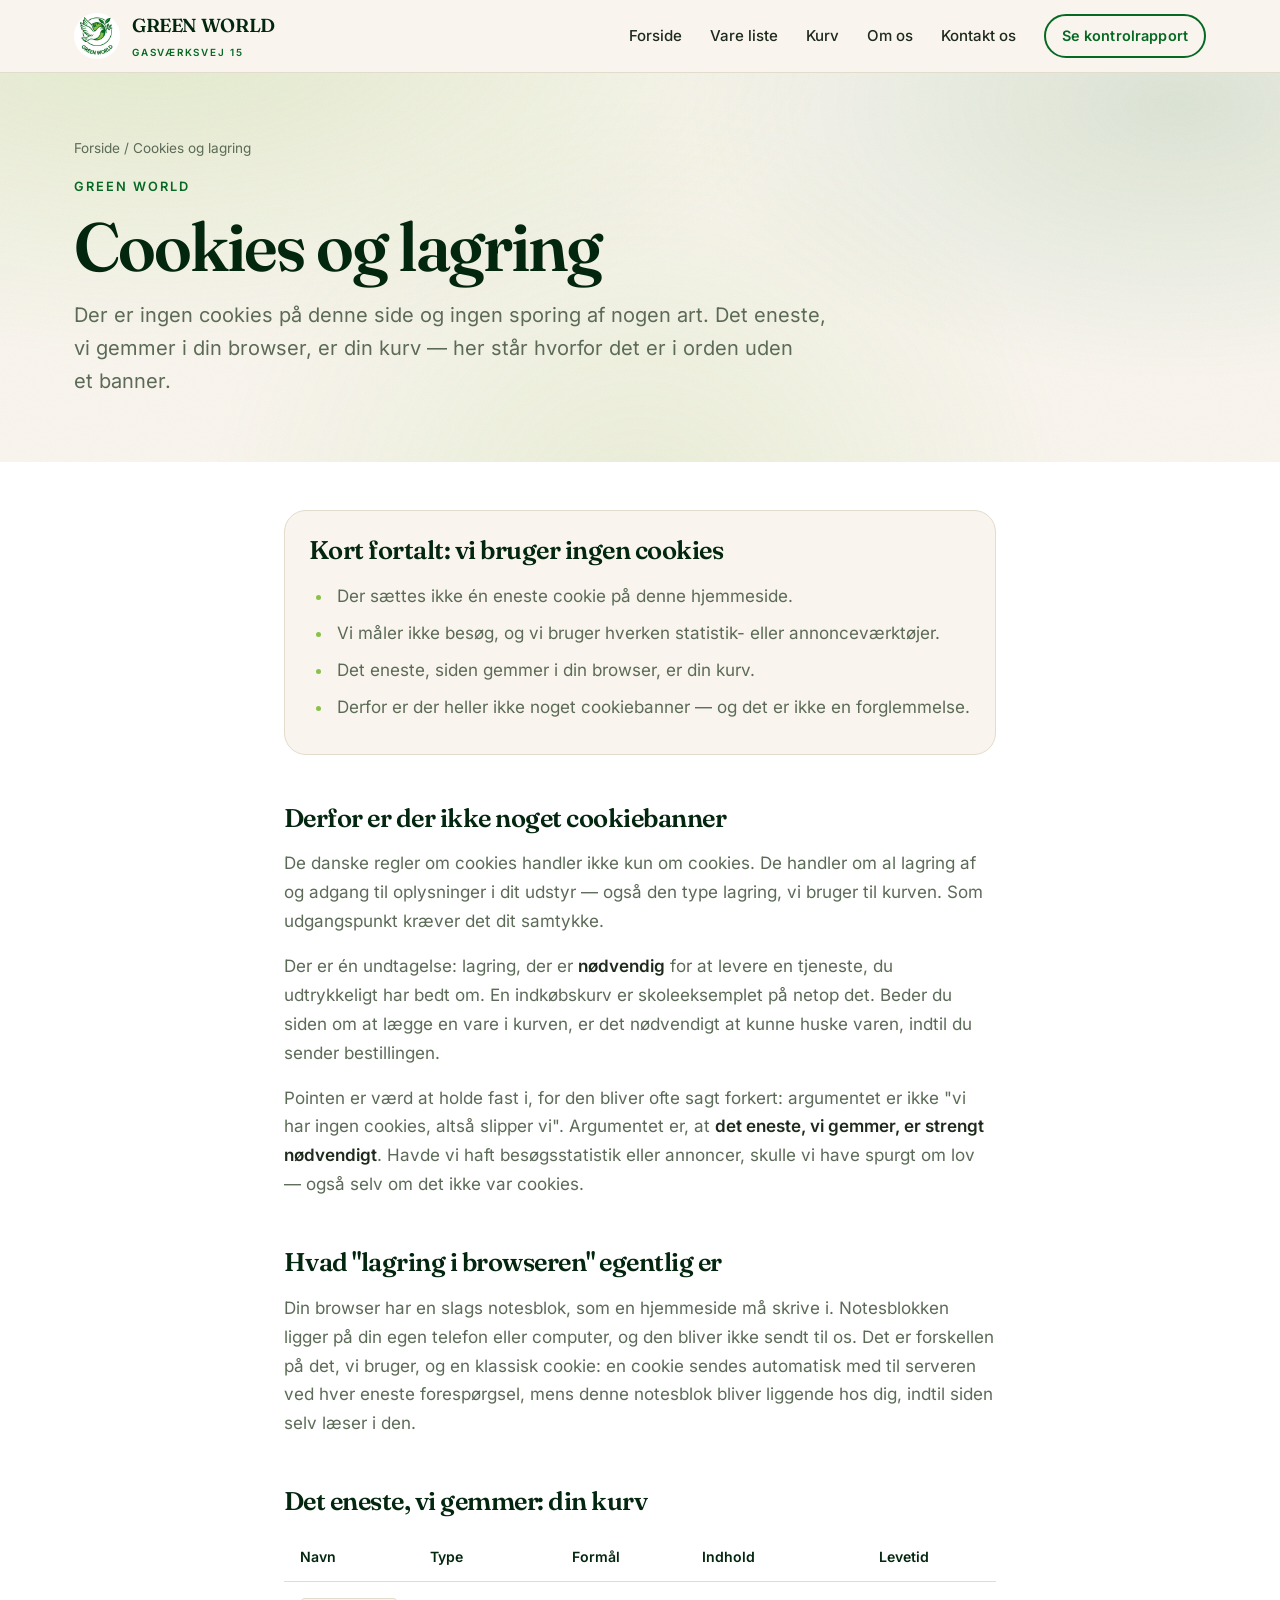
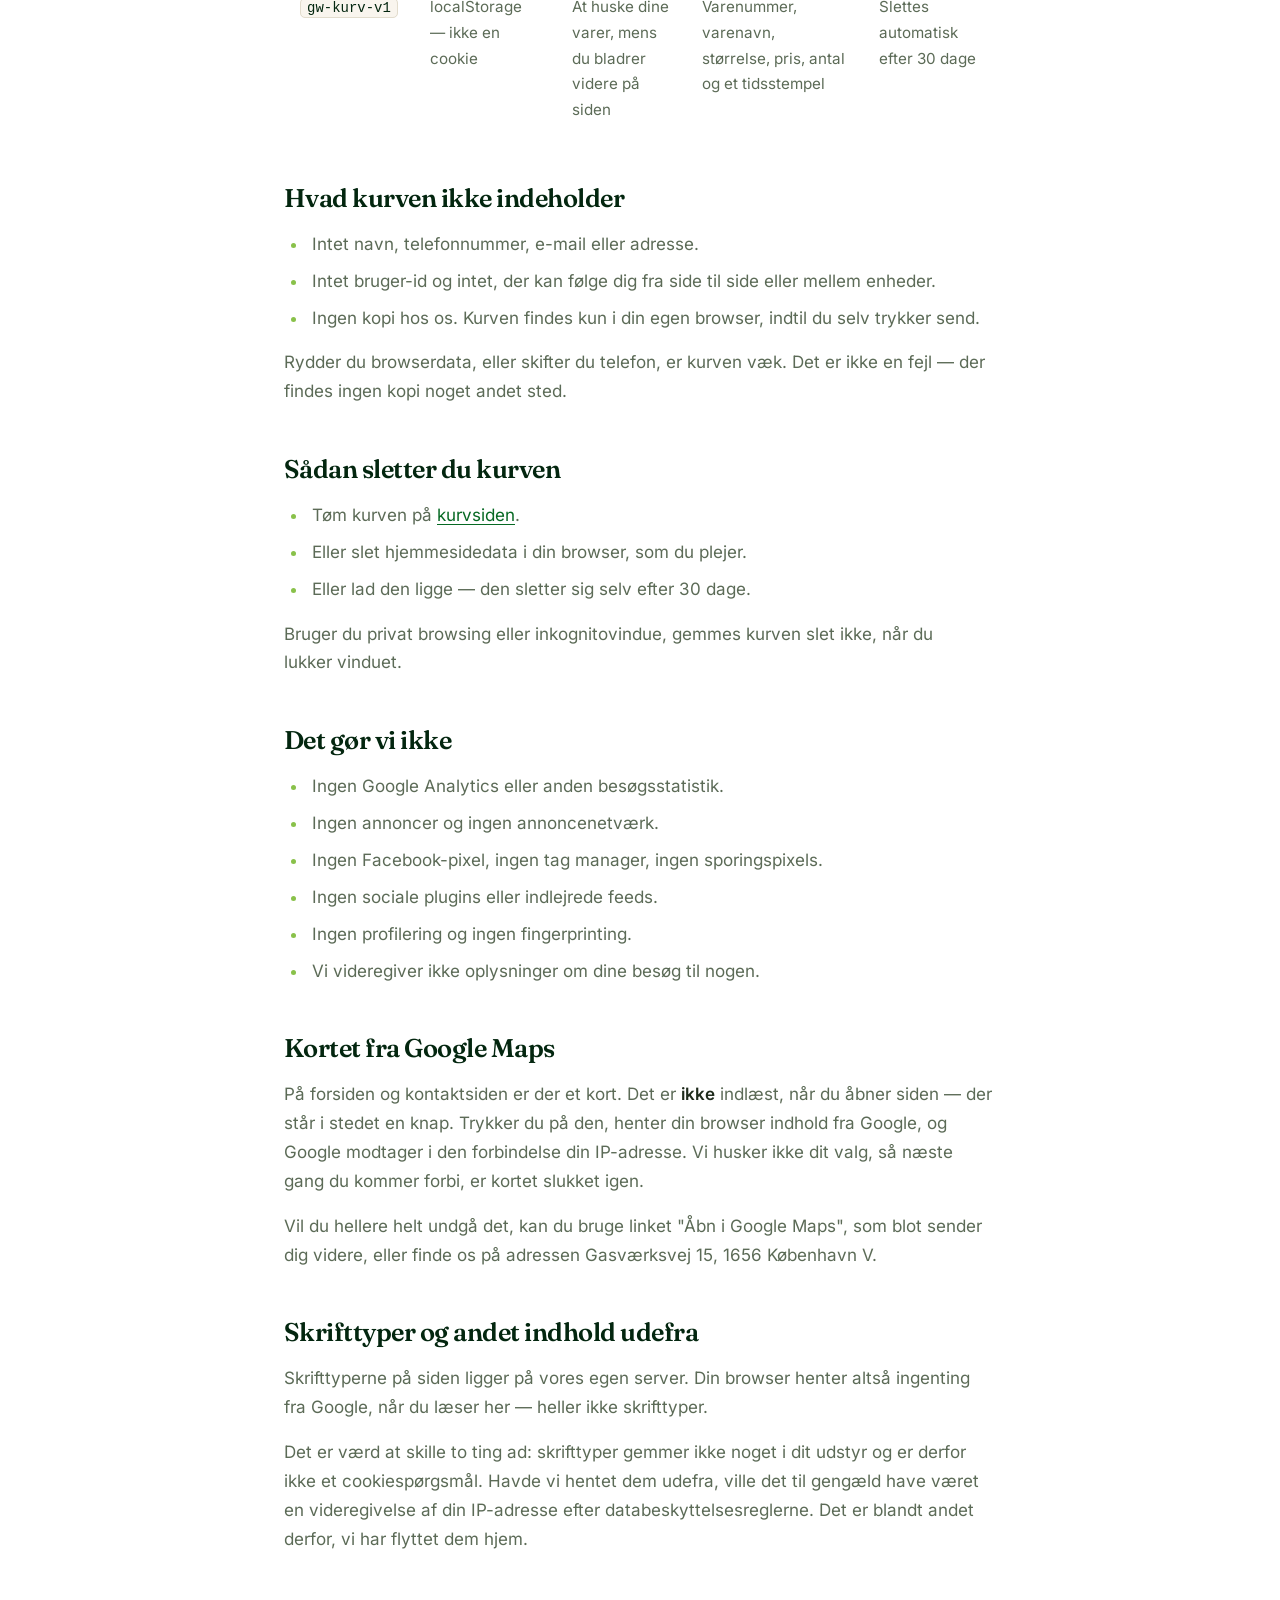
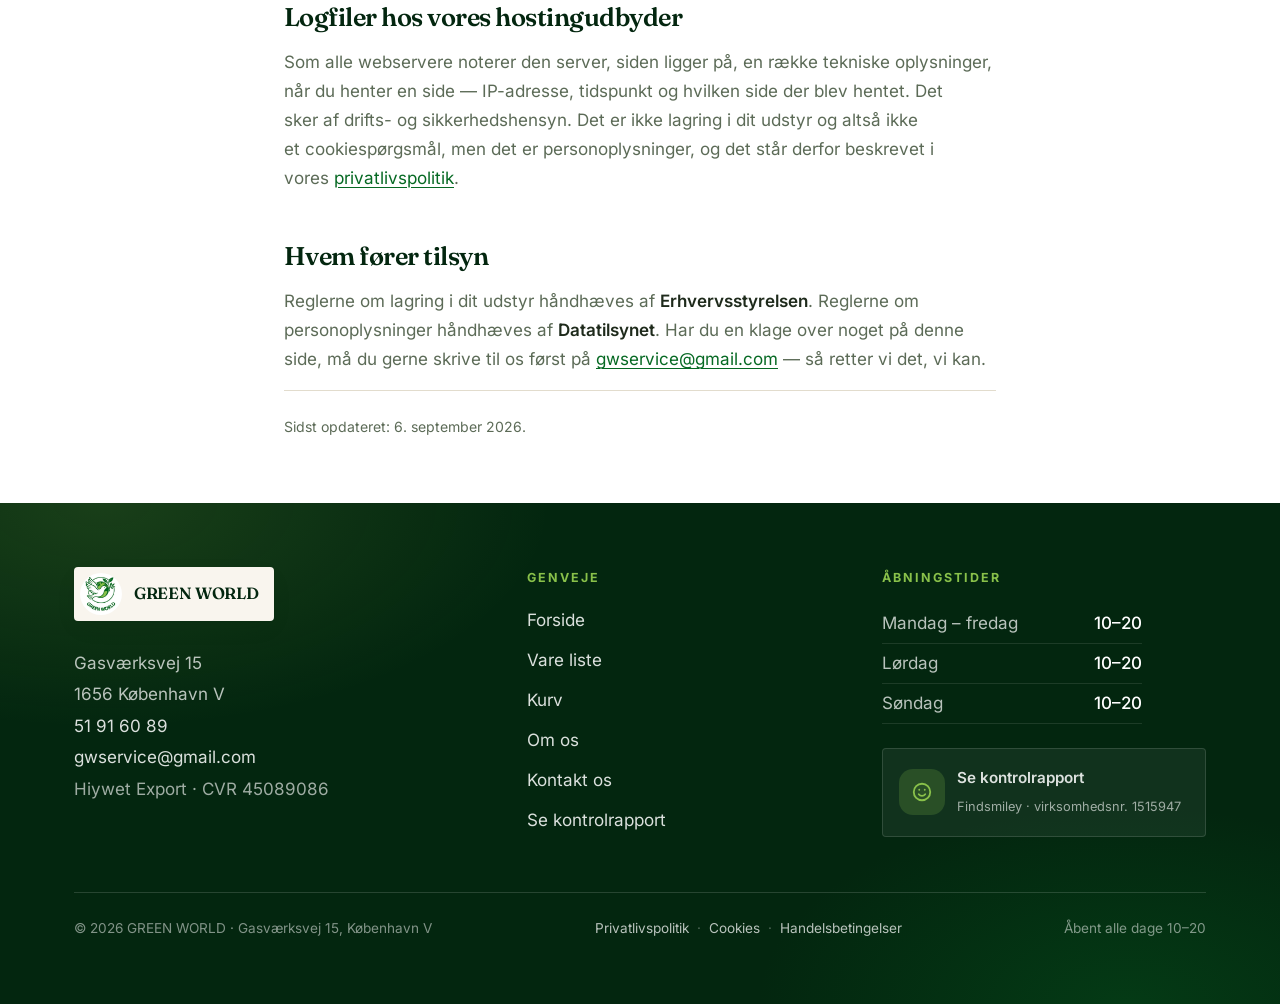
<file: cookies.html>
<!doctype html>
<html lang="da">
<head>
<meta charset="utf-8">
<meta name="viewport" content="width=device-width, initial-scale=1, viewport-fit=cover">
<meta name="theme-color" content="#066923">
<title>Cookies og lagring — GREEN WORLD</title>
<meta name="description" content="GREEN WORLD bruger ingen cookies og ingen sporing. Det eneste, siden gemmer i din browser, er din kurv — derfor er der heller ikke noget cookiebanner.">
<meta property="og:title" content="Cookies og lagring — GREEN WORLD">
<meta property="og:description" content="Vi bruger ingen cookies og ingen sporing. Kun din kurv gemmes i browseren.">
<meta property="og:type" content="website">
<meta property="og:locale" content="da_DK">
<link rel="icon" href="assets/img/logo.jpg">
<link rel="preload" href="assets/fonts/fraunces-latin.woff2" as="font" type="font/woff2" crossorigin>
<link rel="preload" href="assets/fonts/inter-latin.woff2" as="font" type="font/woff2" crossorigin>
<link rel="stylesheet" href="assets/site.css">
</head>
<body>

<a class="gw-skip" href="#main">Spring til indhold</a>

<!-- ============================ HEADER ============================ -->
<header class="gw-header">
  <div class="gw-wrap gw-header__in">
    <a class="gw-logo" href="index.html" aria-label="GREEN WORLD — forside">
      <img src="assets/img/logo.jpg" alt="" width="46" height="46">
      <span>
        <span class="gw-logo__txt">GREEN WORLD</span>
        <span class="gw-logo__sub">Gasværksvej 15</span>
      </span>
    </a>

    <nav class="gw-nav" aria-label="Hovedmenu">
      <a class="gw-navlink" href="index.html">Forside</a>
      <a class="gw-navlink" href="vare-liste.html">Vare liste</a>
      <a class="gw-navlink" href="kurv.html">Kurv <span class="gw-cartcount" data-gw-cart-count hidden>0</span></a>
      <a class="gw-navlink" href="om-os.html">Om os</a>
      <a class="gw-navlink" href="kontakt.html">Kontakt os</a>
      <a class="gw-btn gw-btn--ghost" style="margin-left:12px" href="kontrol-rapport.html">Se kontrolrapport</a>
    </nav>

    <button class="gw-burger" type="button" data-menu-toggle aria-expanded="false" aria-controls="gw-sheet">
      <span></span>
      <span class="gw-sr">Åbn menu</span>
    </button>
  </div>
</header>

<main id="main">

  <!-- ============================ SIDEHOVED ============================ -->
  <section class="gw-pagehead gw-surface-glow gw-grain">
    <div class="gw-wrap">
      <p class="gw-crumbs"><a href="index.html">Forside</a> <span aria-hidden="true">/</span> Cookies og lagring</p>
      <p class="gw-eyebrow">Green World</p>
      <h1 class="gw-h1">Cookies og lagring</h1>
      <p class="gw-lead" style="max-width:58ch">
        Der er ingen cookies på denne side og ingen sporing af nogen art. Det eneste, vi gemmer i din browser, er din kurv — her står hvorfor det er i orden uden et banner.
      </p>
    </div>
  </section>

  <!-- ============================ INDHOLD ============================ -->
  <section class="gw-section gw-surface-white" style="padding-block:48px">
    <div class="gw-wrap-nar gw-prose">
      <div class="gw-tldr">
        <h2>Kort fortalt: vi bruger ingen cookies</h2>
        <ul>
          <li>Der sættes ikke én eneste cookie på denne hjemmeside.</li>
          <li>Vi måler ikke besøg, og vi bruger hverken statistik- eller annonceværktøjer.</li>
          <li>Det eneste, siden gemmer i din browser, er din kurv.</li>
          <li>Derfor er der heller ikke noget cookiebanner — og det er ikke en forglemmelse.</li>
        </ul>
      </div>

      <h2>Derfor er der ikke noget cookiebanner</h2>
      <p>
        De danske regler om cookies handler ikke kun om cookies. De handler om al lagring af og
        adgang til oplysninger i dit udstyr — også den type lagring, vi bruger til kurven. Som
        udgangspunkt kræver det dit samtykke.
      </p>
      <p>
        Der er én undtagelse: lagring, der er <strong>nødvendig</strong> for at levere en tjeneste,
        du udtrykkeligt har bedt om. En indkøbskurv er skoleeksemplet på netop det. Beder du siden
        om at lægge en vare i kurven, er det nødvendigt at kunne huske varen, indtil du sender
        bestillingen.
      </p>
      <p>
        Pointen er værd at holde fast i, for den bliver ofte sagt forkert: argumentet er ikke
        "vi har ingen cookies, altså slipper vi". Argumentet er, at <strong>det eneste, vi gemmer,
        er strengt nødvendigt</strong>. Havde vi haft besøgsstatistik eller annoncer, skulle vi have
        spurgt om lov — også selv om det ikke var cookies.
      </p>

      <h2>Hvad "lagring i browseren" egentlig er</h2>
      <p>
        Din browser har en slags notesblok, som en hjemmeside må skrive i. Notesblokken ligger på
        din egen telefon eller computer, og den bliver ikke sendt til os. Det er forskellen på det,
        vi bruger, og en klassisk cookie: en cookie sendes automatisk med til serveren ved hver
        eneste forespørgsel, mens denne notesblok bliver liggende hos dig, indtil siden selv læser
        i den.
      </p>

      <h2>Det eneste, vi gemmer: din kurv</h2>
      <div class="gw-tablewrap">
        <table class="gw-table--stack">
          <thead>
            <tr><th>Navn</th><th>Type</th><th>Formål</th><th>Indhold</th><th>Levetid</th></tr>
          </thead>
          <tbody>
            <tr>
              <td data-label="Navn"><code>gw-kurv-v1</code></td>
              <td data-label="Type">localStorage — ikke en cookie</td>
              <td data-label="Formål">At huske dine varer, mens du bladrer videre på siden</td>
              <td data-label="Indhold">Varenummer, varenavn, størrelse, pris, antal og et tidsstempel</td>
              <td data-label="Levetid">Slettes automatisk efter 30 dage</td>
            </tr>
          </tbody>
        </table>
      </div>

      <h2>Hvad kurven ikke indeholder</h2>
      <ul>
        <li>Intet navn, telefonnummer, e-mail eller adresse.</li>
        <li>Intet bruger-id og intet, der kan følge dig fra side til side eller mellem enheder.</li>
        <li>Ingen kopi hos os. Kurven findes kun i din egen browser, indtil du selv trykker send.</li>
      </ul>
      <p>
        Rydder du browserdata, eller skifter du telefon, er kurven væk. Det er ikke en fejl —
        der findes ingen kopi noget andet sted.
      </p>

      <h2>Sådan sletter du kurven</h2>
      <ul>
        <li>Tøm kurven på <a href="kurv.html">kurvsiden</a>.</li>
        <li>Eller slet hjemmesidedata i din browser, som du plejer.</li>
        <li>Eller lad den ligge — den sletter sig selv efter 30 dage.</li>
      </ul>
      <p>
        Bruger du privat browsing eller inkognitovindue, gemmes kurven slet ikke, når du lukker
        vinduet.
      </p>

      <h2>Det gør vi ikke</h2>
      <ul>
        <li>Ingen Google Analytics eller anden besøgsstatistik.</li>
        <li>Ingen annoncer og ingen annoncenetværk.</li>
        <li>Ingen Facebook-pixel, ingen tag manager, ingen sporingspixels.</li>
        <li>Ingen sociale plugins eller indlejrede feeds.</li>
        <li>Ingen profilering og ingen fingerprinting.</li>
        <li>Vi videregiver ikke oplysninger om dine besøg til nogen.</li>
      </ul>

      <h2>Kortet fra Google Maps</h2>
      <p>
        På forsiden og kontaktsiden er der et kort. Det er <strong>ikke</strong> indlæst, når du
        åbner siden — der står i stedet en knap. Trykker du på den, henter din browser indhold fra
        Google, og Google modtager i den forbindelse din IP-adresse. Vi husker ikke dit valg, så
        næste gang du kommer forbi, er kortet slukket igen.
      </p>
      <p>
        Vil du hellere helt undgå det, kan du bruge linket "Åbn i Google Maps", som blot sender dig
        videre, eller finde os på adressen Gasværksvej 15, 1656 København V.
      </p>

      <h2>Skrifttyper og andet indhold udefra</h2>
      <p>
        Skrifttyperne på siden ligger på vores egen server. Din browser henter altså ingenting fra
        Google, når du læser her — heller ikke skrifttyper.
      </p>
      <p>
        Det er værd at skille to ting ad: skrifttyper gemmer ikke noget i dit udstyr og er derfor
        ikke et cookiespørgsmål. Havde vi hentet dem udefra, ville det til gengæld have været en
        videregivelse af din IP-adresse efter databeskyttelsesreglerne. Det er blandt andet derfor,
        vi har flyttet dem hjem.
      </p>

      <h2>Logfiler hos vores hostingudbyder</h2>
      <p>
        Som alle webservere noterer den server, siden ligger på, en række tekniske oplysninger, når
        du henter en side — IP-adresse, tidspunkt og hvilken side der blev hentet. Det sker af
        drifts- og sikkerhedshensyn. Det er ikke lagring i dit udstyr og altså ikke et
        cookiespørgsmål, men det er personoplysninger, og det står derfor beskrevet i vores
        <a href="privatlivspolitik.html">privatlivspolitik</a>.
      </p>

      <h2>Hvem fører tilsyn</h2>
      <p>
        Reglerne om lagring i dit udstyr håndhæves af <strong>Erhvervsstyrelsen</strong>.
        Reglerne om personoplysninger håndhæves af <strong>Datatilsynet</strong>. Har du en klage
        over noget på denne side, må du gerne skrive til os først på
        <a href="mailto:gwservice@gmail.com">gwservice@gmail.com</a> — så retter vi det, vi kan.
      </p>
      <p class="gw-updated">Sidst opdateret: 6. september 2026.</p>
    </div>
  </section>

</main>

<!-- ============================ FOOTER ============================ -->
<footer class="gw-footer">
  <div class="gw-wrap gw-footer__in">
    <div class="gw-footer__grid">

      <div>
        <a class="gw-footer__logo" href="index.html">
          <img src="assets/img/logo.jpg" alt="" width="42" height="42">
          <b>GREEN WORLD</b>
        </a>
        <address>
          Gasværksvej 15<br>
          1656 København V<br>
          <a href="tel:+4551916089">51 91 60 89</a><br>
          <a href="mailto:gwservice@gmail.com">gwservice@gmail.com</a><br>
          <span style="color:rgba(255,255,255,.62)">Hiywet Export &middot; CVR 45089086</span>
        </address>
      </div>

      <div>
        <h3>Genveje</h3>
        <ul>
          <li><a href="index.html">Forside</a></li>
          <li><a href="vare-liste.html">Vare liste</a></li>
          <li><a href="kurv.html">Kurv</a></li>
          <li><a href="om-os.html">Om os</a></li>
          <li><a href="kontakt.html">Kontakt os</a></li>
          <li><a href="kontrol-rapport.html">Se kontrolrapport</a></li>
        </ul>
      </div>

      <div>
        <h3>Åbningstider</h3>
        <div class="gw-footer__hours"><span>Mandag – fredag</span><b>10–20</b></div>
        <div class="gw-footer__hours"><span>Lørdag</span><b>10–20</b></div>
        <div class="gw-footer__hours"><span>Søndag</span><b>10–20</b></div>

        <a class="gw-smiley" style="margin-top:24px" href="https://www.findsmiley.dk/app/1515947" target="_blank" rel="noopener">
          <span class="gw-icon gw-icon--leaf" aria-hidden="true" style="background:rgba(137,193,74,.2);color:#89c14a">
            <svg width="22" height="22" viewBox="0 0 24 24" fill="none" stroke="currentColor" stroke-width="2" stroke-linecap="round"><circle cx="12" cy="12" r="9"/><path d="M8.5 14.5a4.5 4.5 0 0 0 7 0"/><path d="M9 9.5h.01M15 9.5h.01"/></svg>
          </span>
          <span>
            <b>Se kontrolrapport</b>
            <small>Findsmiley · virksomhedsnr. 1515947</small>
          </span>
        </a>
      </div>

    </div>

    <div class="gw-footer__bar">
      <span>© <span data-gw-year>2026</span> GREEN WORLD · Gasværksvej 15, København V</span>
      <span class="gw-footer__legal">
        <a href="privatlivspolitik.html">Privatlivspolitik</a> <span aria-hidden="true">·</span>
        <a href="cookies.html">Cookies</a> <span aria-hidden="true">·</span>
        <a href="handelsbetingelser.html">Handelsbetingelser</a>
      </span>
      <span>Åbent alle dage 10–20</span>
    </div>
  </div>
</footer>

<!-- ============================ MOBIL: BUNDBJÆLKE + MENU ============================ -->
<div class="gw-bottombar">
  <a class="gw-btn" href="kurv.html">Bestil varer <span class="gw-cartcount" data-gw-cart-count hidden>0</span></a>
  <a class="gw-btn gw-btn--ghost" href="tel:+4551916089">Ring til os</a>
</div>

<div class="gw-scrim" id="gw-scrim" data-open="false"></div>

<div class="gw-sheet" id="gw-sheet" data-open="false" role="dialog" aria-modal="true" aria-label="Menu" aria-hidden="true">
  <div class="gw-sheet__grab"></div>
  <nav aria-label="Mobilmenu">
    <a class="gw-sheet__link" href="index.html">Forside <svg width="18" height="18" viewBox="0 0 24 24" fill="none" stroke="currentColor" stroke-width="2" stroke-linecap="round" stroke-linejoin="round" aria-hidden="true"><path d="M9 6l6 6-6 6"/></svg></a>
    <a class="gw-sheet__link" href="vare-liste.html">Vare liste <svg width="18" height="18" viewBox="0 0 24 24" fill="none" stroke="currentColor" stroke-width="2" stroke-linecap="round" stroke-linejoin="round" aria-hidden="true"><path d="M9 6l6 6-6 6"/></svg></a>
    <a class="gw-sheet__link" href="kurv.html"><span>Kurv <span class="gw-cartcount" data-gw-cart-count hidden>0</span></span> <svg width="18" height="18" viewBox="0 0 24 24" fill="none" stroke="currentColor" stroke-width="2" stroke-linecap="round" stroke-linejoin="round" aria-hidden="true"><path d="M9 6l6 6-6 6"/></svg></a>
    <a class="gw-sheet__link" href="om-os.html">Om os <svg width="18" height="18" viewBox="0 0 24 24" fill="none" stroke="currentColor" stroke-width="2" stroke-linecap="round" stroke-linejoin="round" aria-hidden="true"><path d="M9 6l6 6-6 6"/></svg></a>
    <a class="gw-sheet__link" href="kontakt.html">Kontakt os <svg width="18" height="18" viewBox="0 0 24 24" fill="none" stroke="currentColor" stroke-width="2" stroke-linecap="round" stroke-linejoin="round" aria-hidden="true"><path d="M9 6l6 6-6 6"/></svg></a>
    <a class="gw-sheet__link" href="kontrol-rapport.html">Se kontrolrapport <svg width="18" height="18" viewBox="0 0 24 24" fill="none" stroke="currentColor" stroke-width="2" stroke-linecap="round" stroke-linejoin="round" aria-hidden="true"><path d="M9 6l6 6-6 6"/></svg></a>
  </nav>
  <div class="gw-sheet__foot">
    <a class="gw-btn gw-btn--block" href="kurv.html">Bestil varer</a>
    <a class="gw-btn gw-btn--ghost gw-btn--block" href="tel:+4551916089">Ring 51 91 60 89</a>
  </div>
</div>

<script src="assets/site.js"></script>
</body>
</html>
</file>
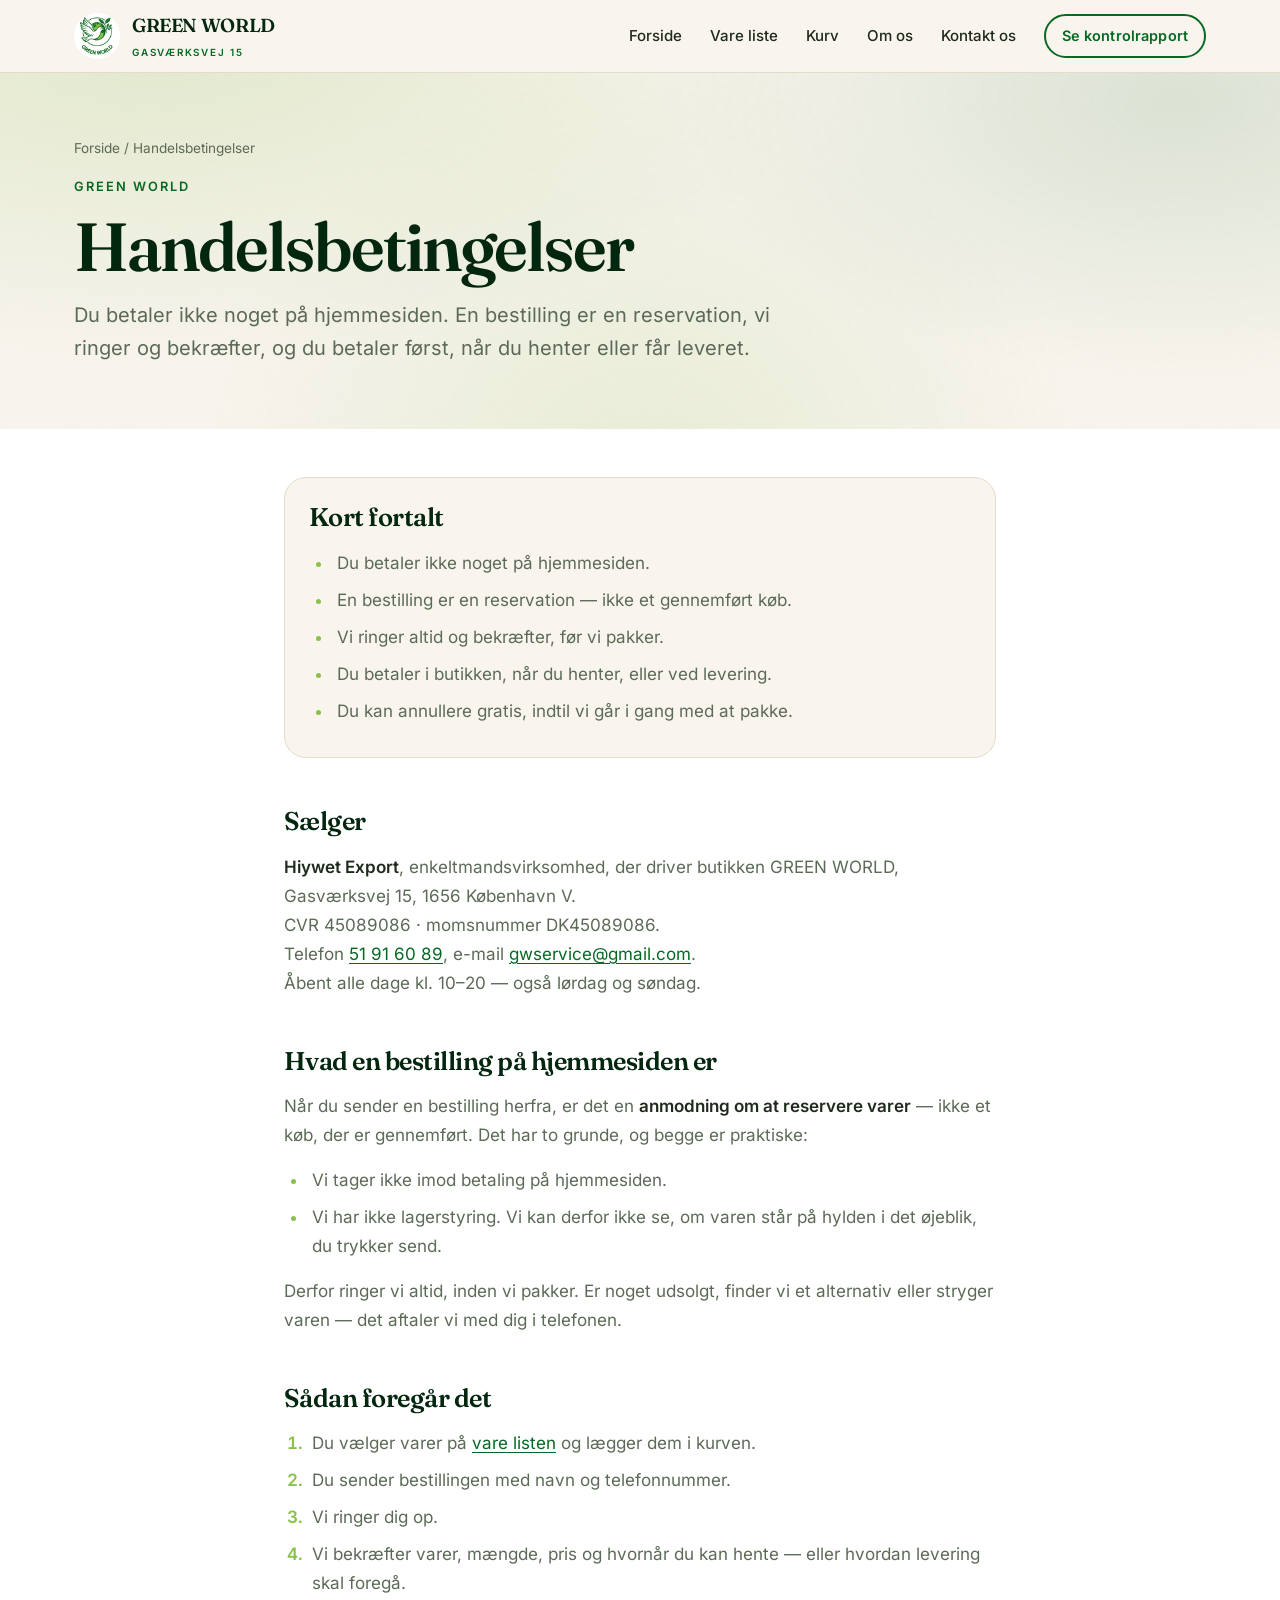
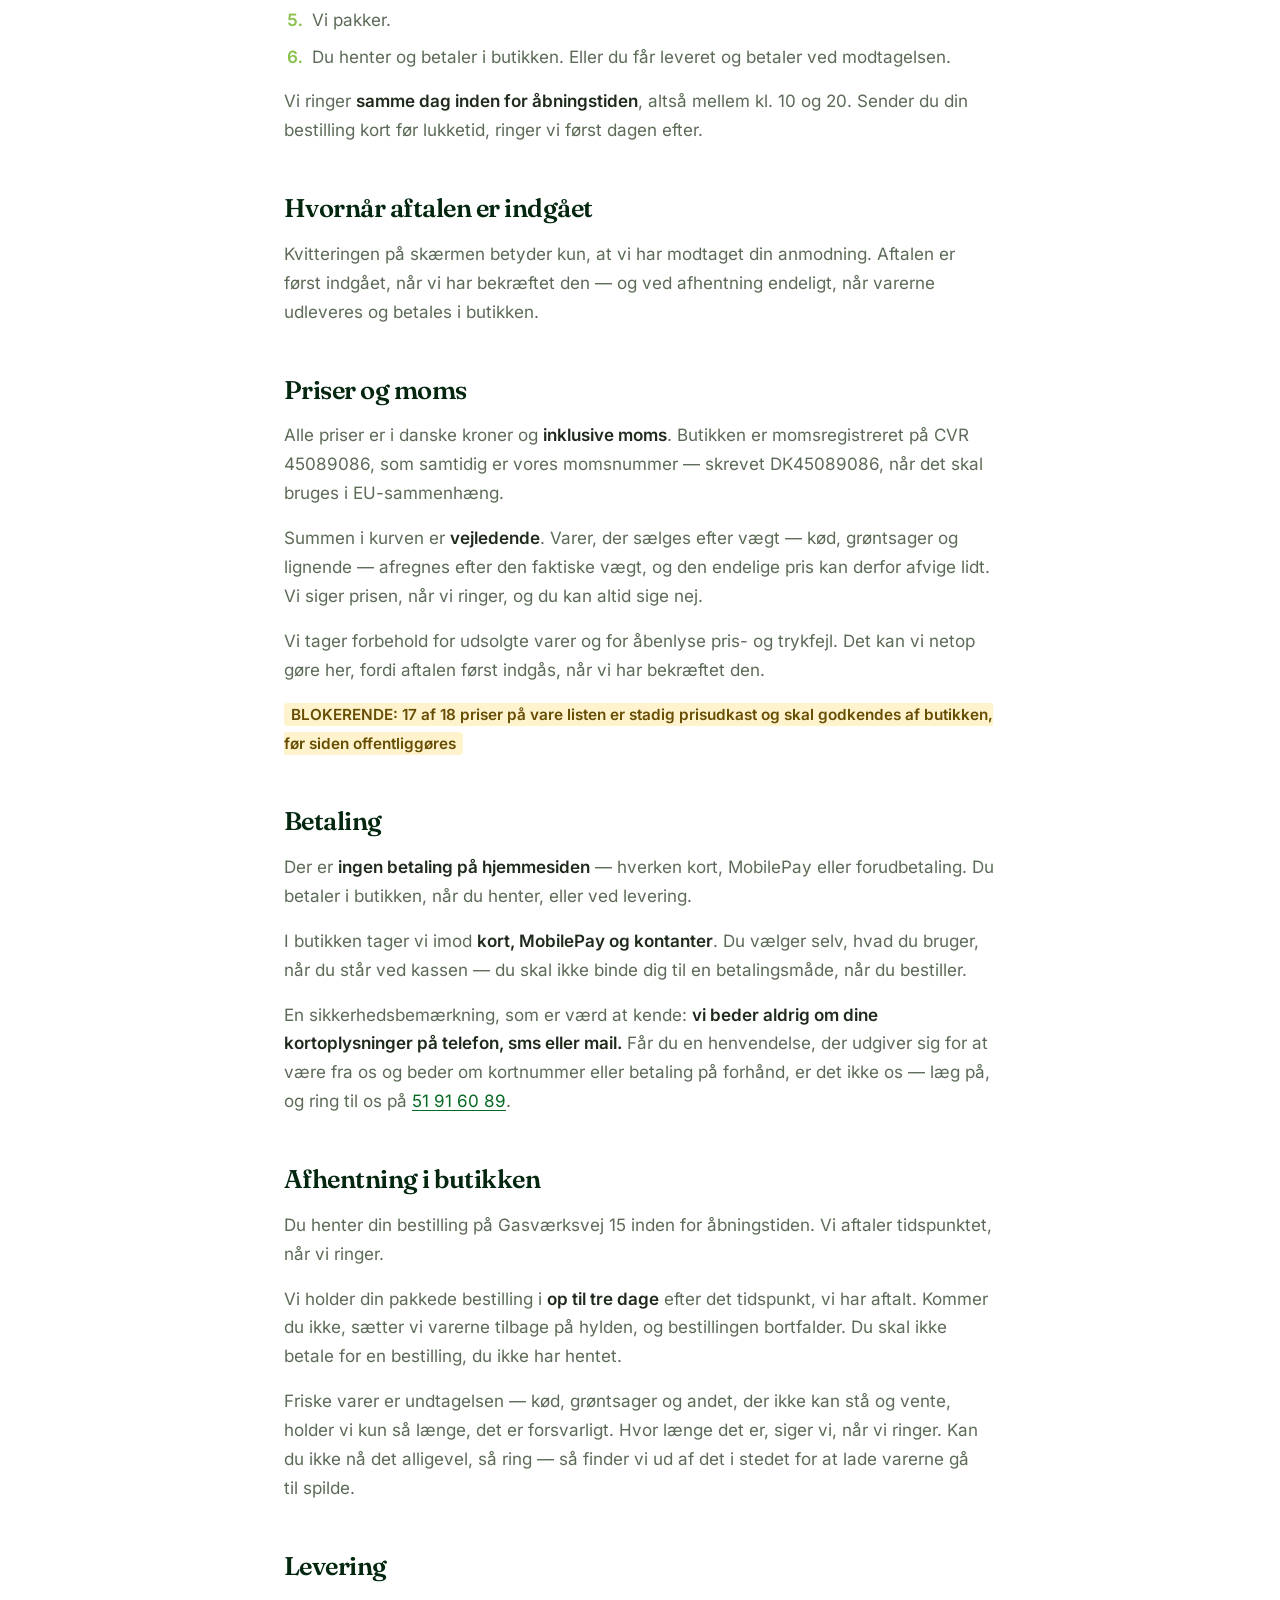
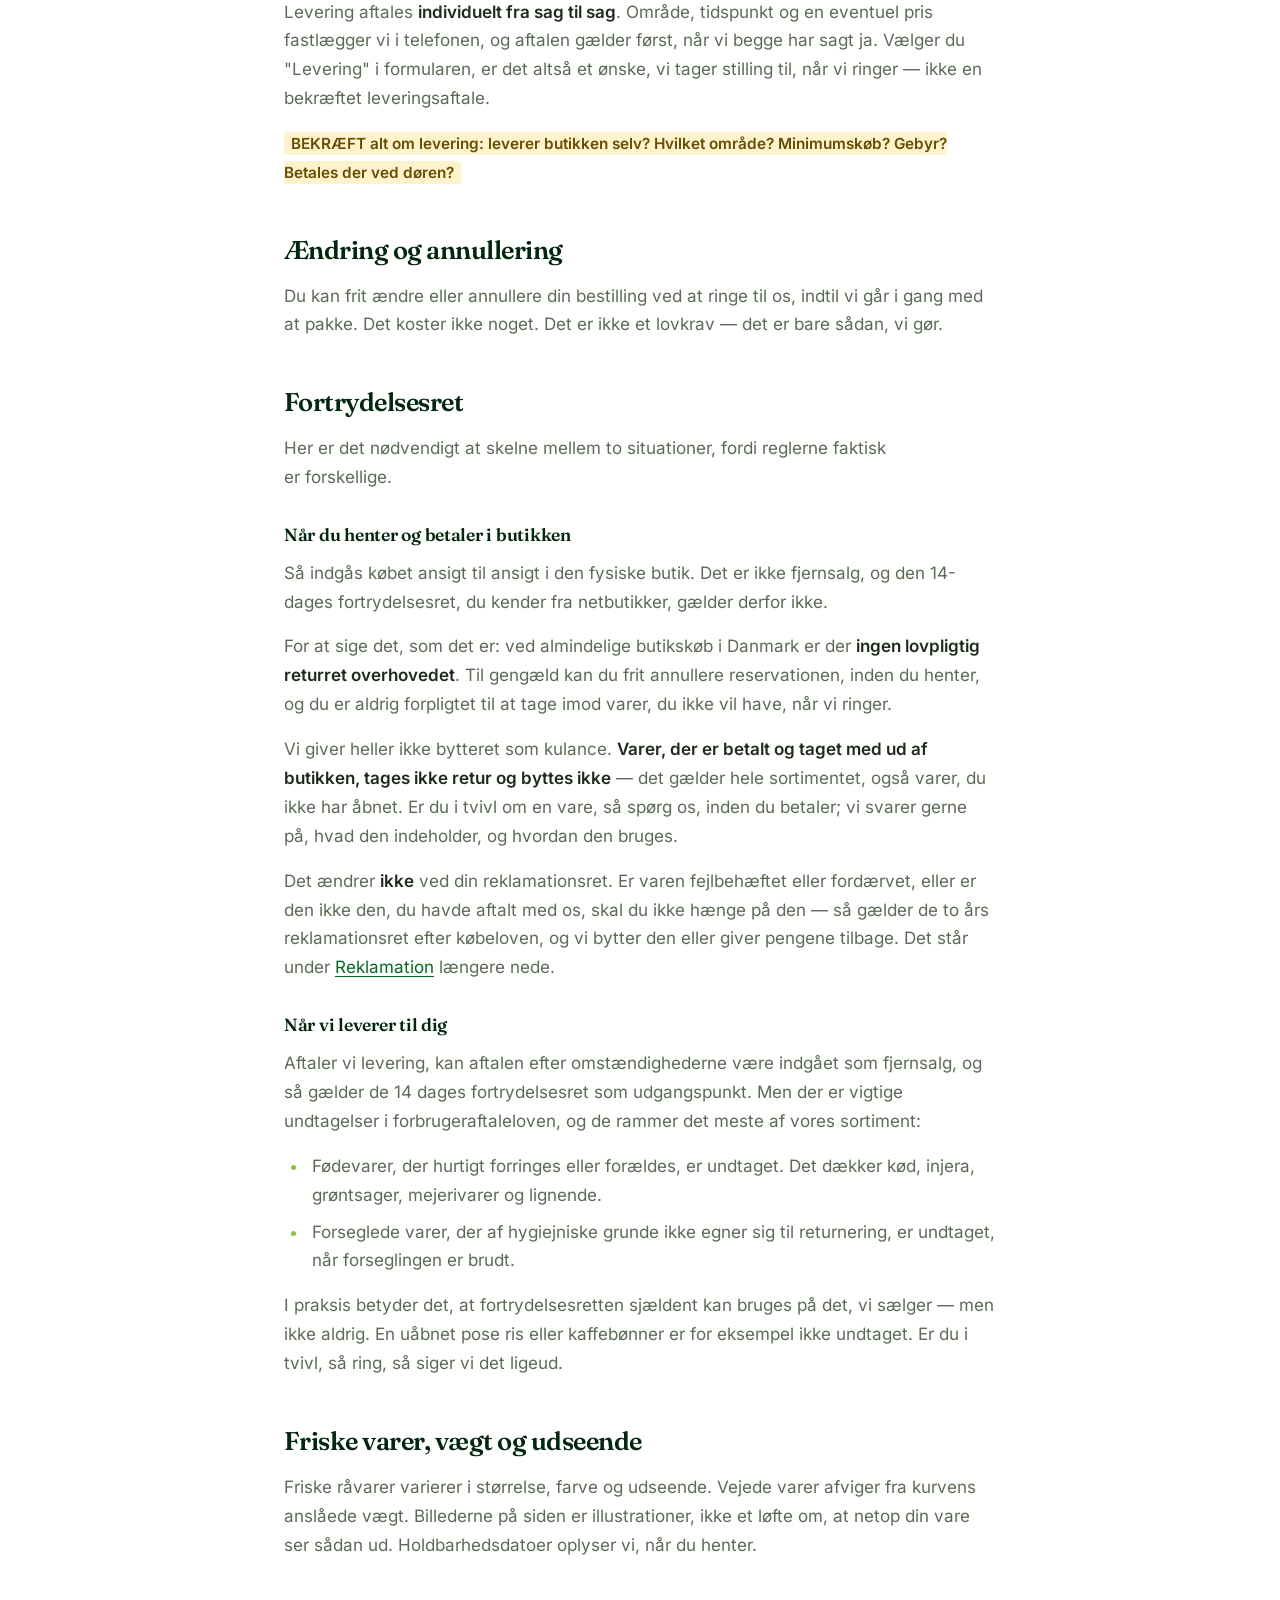
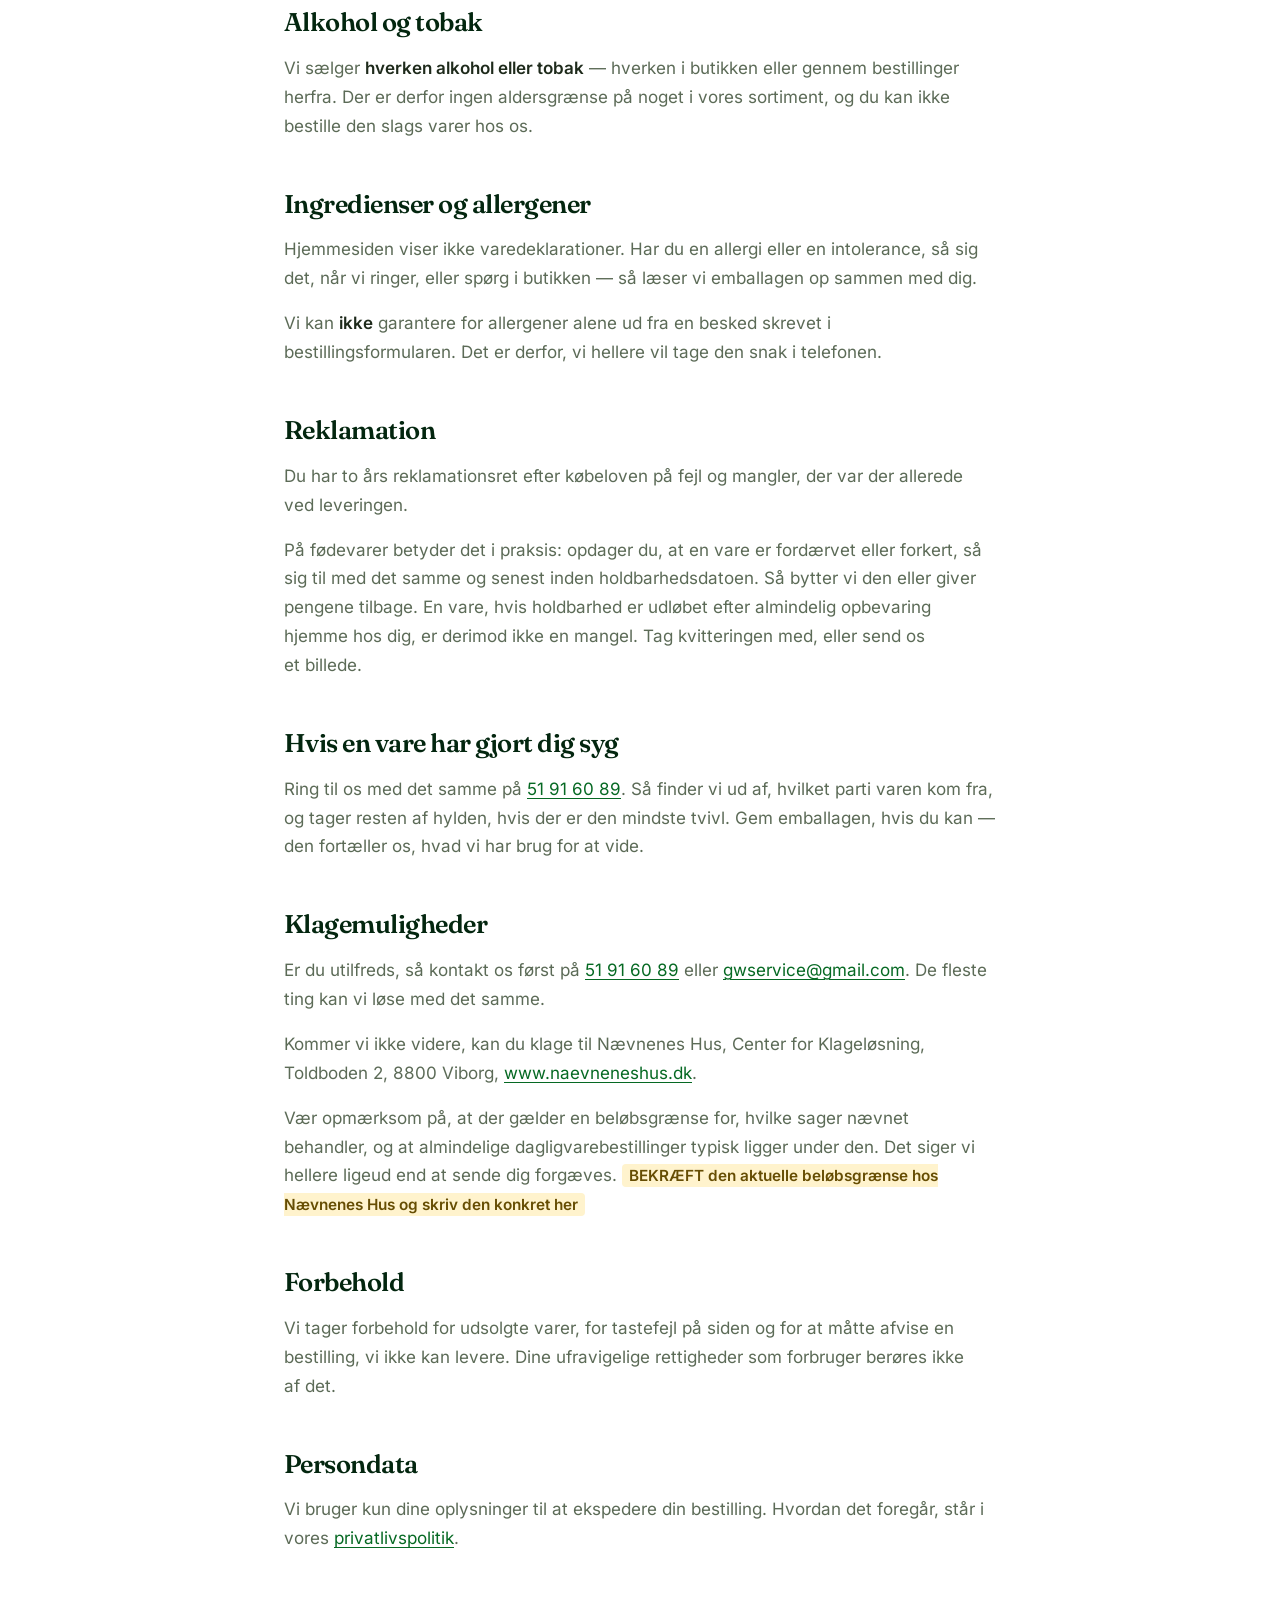
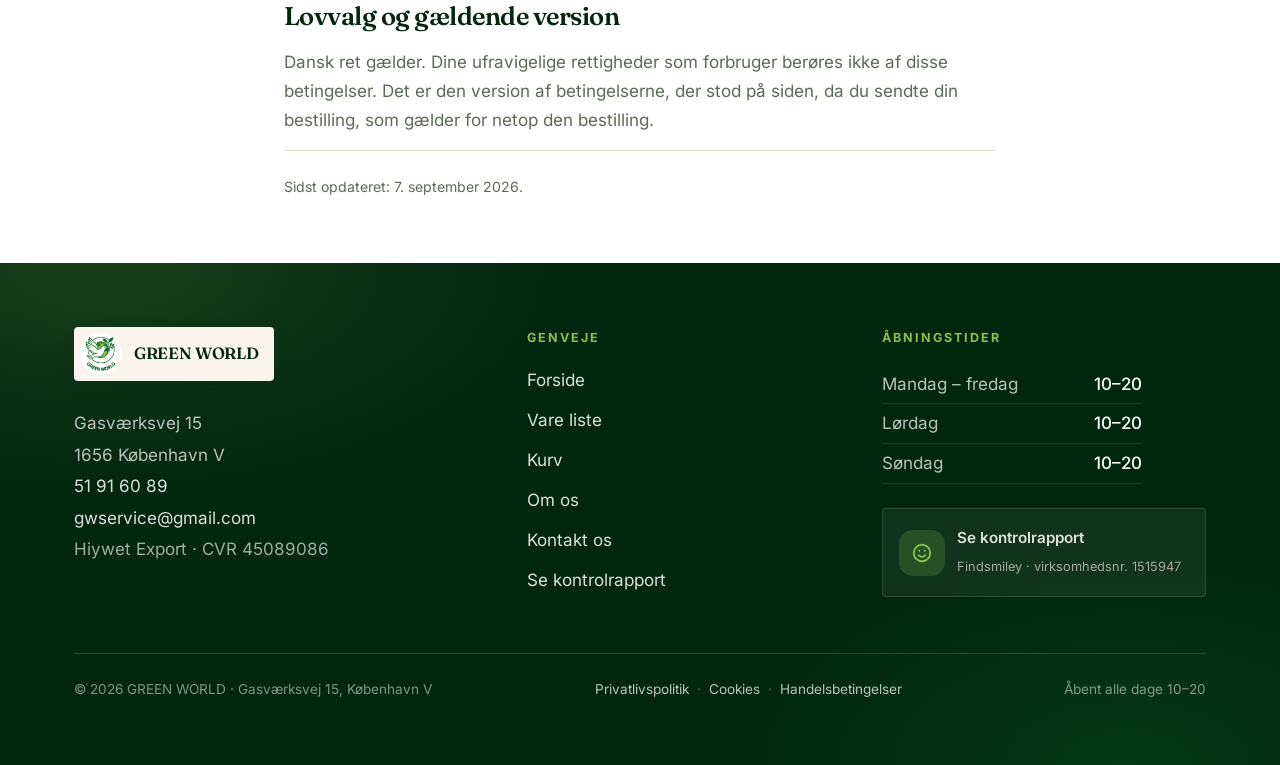
<file: handelsbetingelser.html>
<!doctype html>
<html lang="da">
<head>
<meta charset="utf-8">
<meta name="viewport" content="width=device-width, initial-scale=1, viewport-fit=cover">
<meta name="theme-color" content="#066923">
<title>Handelsbetingelser — GREEN WORLD</title>
<meta name="description" content="Handelsbetingelser for GREEN WORLD. En bestilling på hjemmesiden er en reservation — vi ringer og bekræfter, og du betaler i butikken eller ved levering.">
<meta property="og:title" content="Handelsbetingelser — GREEN WORLD">
<meta property="og:description" content="En bestilling er en reservation. Vi ringer og bekræfter, og du betaler i butikken.">
<meta property="og:type" content="website">
<meta property="og:locale" content="da_DK">
<link rel="icon" href="assets/img/logo.jpg">
<link rel="preload" href="assets/fonts/fraunces-latin.woff2" as="font" type="font/woff2" crossorigin>
<link rel="preload" href="assets/fonts/inter-latin.woff2" as="font" type="font/woff2" crossorigin>
<link rel="stylesheet" href="assets/site.css">
</head>
<body>

<a class="gw-skip" href="#main">Spring til indhold</a>

<!-- ============================ HEADER ============================ -->
<header class="gw-header">
  <div class="gw-wrap gw-header__in">
    <a class="gw-logo" href="index.html" aria-label="GREEN WORLD — forside">
      <img src="assets/img/logo.jpg" alt="" width="46" height="46">
      <span>
        <span class="gw-logo__txt">GREEN WORLD</span>
        <span class="gw-logo__sub">Gasværksvej 15</span>
      </span>
    </a>

    <nav class="gw-nav" aria-label="Hovedmenu">
      <a class="gw-navlink" href="index.html">Forside</a>
      <a class="gw-navlink" href="vare-liste.html">Vare liste</a>
      <a class="gw-navlink" href="kurv.html">Kurv <span class="gw-cartcount" data-gw-cart-count hidden>0</span></a>
      <a class="gw-navlink" href="om-os.html">Om os</a>
      <a class="gw-navlink" href="kontakt.html">Kontakt os</a>
      <a class="gw-btn gw-btn--ghost" style="margin-left:12px" href="kontrol-rapport.html">Se kontrolrapport</a>
    </nav>

    <button class="gw-burger" type="button" data-menu-toggle aria-expanded="false" aria-controls="gw-sheet">
      <span></span>
      <span class="gw-sr">Åbn menu</span>
    </button>
  </div>
</header>

<main id="main">

  <!-- ============================ SIDEHOVED ============================ -->
  <section class="gw-pagehead gw-surface-glow gw-grain">
    <div class="gw-wrap">
      <p class="gw-crumbs"><a href="index.html">Forside</a> <span aria-hidden="true">/</span> Handelsbetingelser</p>
      <p class="gw-eyebrow">Green World</p>
      <h1 class="gw-h1">Handelsbetingelser</h1>
      <p class="gw-lead" style="max-width:58ch">
        Du betaler ikke noget på hjemmesiden. En bestilling er en reservation, vi ringer og bekræfter, og du betaler først, når du henter eller får leveret.
      </p>
    </div>
  </section>

  <!-- ============================ INDHOLD ============================ -->
  <section class="gw-section gw-surface-white" style="padding-block:48px">
    <div class="gw-wrap-nar gw-prose">
      <div class="gw-tldr">
        <h2>Kort fortalt</h2>
        <ul>
          <li>Du betaler ikke noget på hjemmesiden.</li>
          <li>En bestilling er en reservation — ikke et gennemført køb.</li>
          <li>Vi ringer altid og bekræfter, før vi pakker.</li>
          <li>Du betaler i butikken, når du henter, eller ved levering.</li>
          <li>Du kan annullere gratis, indtil vi går i gang med at pakke.</li>
        </ul>
      </div>

      <h2>Sælger</h2>
      <p>
        <strong>Hiywet Export</strong>, enkeltmandsvirksomhed, der driver butikken GREEN WORLD,
        Gasværksvej 15, 1656 København V.<br>
        CVR 45089086 · momsnummer DK45089086.<br>
        Telefon <a href="tel:+4551916089">51 91 60 89</a>,
        e-mail <a href="mailto:gwservice@gmail.com">gwservice@gmail.com</a>.<br>
        Åbent alle dage kl. 10–20 — også lørdag og søndag.
      </p>

      <h2>Hvad en bestilling på hjemmesiden er</h2>
      <p>
        Når du sender en bestilling herfra, er det en <strong>anmodning om at reservere varer</strong>
        — ikke et køb, der er gennemført. Det har to grunde, og begge er praktiske:
      </p>
      <ul>
        <li>Vi tager ikke imod betaling på hjemmesiden.</li>
        <li>Vi har ikke lagerstyring. Vi kan derfor ikke se, om varen står på hylden i det øjeblik, du trykker send.</li>
      </ul>
      <p>
        Derfor ringer vi altid, inden vi pakker. Er noget udsolgt, finder vi et alternativ eller
        stryger varen — det aftaler vi med dig i telefonen.
      </p>

      <h2>Sådan foregår det</h2>
      <ol>
        <li>Du vælger varer på <a href="vare-liste.html">vare listen</a> og lægger dem i kurven.</li>
        <li>Du sender bestillingen med navn og telefonnummer.</li>
        <li>Vi ringer dig op.</li>
        <li>Vi bekræfter varer, mængde, pris og hvornår du kan hente — eller hvordan levering skal foregå.</li>
        <li>Vi pakker.</li>
        <li>Du henter og betaler i butikken. Eller du får leveret og betaler ved modtagelsen.</li>
      </ol>
      <p>
        Vi ringer <strong>samme dag inden for åbningstiden</strong>, altså mellem kl. 10 og 20.
        Sender du din bestilling kort før lukketid, ringer vi først dagen efter.
      </p>

      <h2>Hvornår aftalen er indgået</h2>
      <p>
        Kvitteringen på skærmen betyder kun, at vi har modtaget din anmodning. Aftalen er først
        indgået, når vi har bekræftet den — og ved afhentning endeligt, når varerne udleveres og
        betales i butikken.
      </p>

      <h2>Priser og moms</h2>
      <p>
        Alle priser er i danske kroner og <strong>inklusive moms</strong>. Butikken er
        momsregistreret på CVR 45089086, som samtidig er vores momsnummer — skrevet
        DK45089086, når det skal bruges i EU-sammenhæng.
      </p>
      <p>
        Summen i kurven er <strong>vejledende</strong>. Varer, der sælges efter vægt — kød,
        grøntsager og lignende — afregnes efter den faktiske vægt, og den endelige pris kan derfor
        afvige lidt. Vi siger prisen, når vi ringer, og du kan altid sige nej.
      </p>
      <p>
        Vi tager forbehold for udsolgte varer og for åbenlyse pris- og trykfejl. Det kan vi netop
        gøre her, fordi aftalen først indgås, når vi har bekræftet den.
      </p>
      <p>
        <mark class="gw-check">BLOKERENDE: 17 af 18 priser på vare listen er stadig prisudkast og skal godkendes af butikken, før siden offentliggøres</mark>
      </p>

      <h2>Betaling</h2>
      <p>
        Der er <strong>ingen betaling på hjemmesiden</strong> — hverken kort, MobilePay eller
        forudbetaling. Du betaler i butikken, når du henter, eller ved levering.
      </p>
      <p>
        I butikken tager vi imod <strong>kort, MobilePay og kontanter</strong>. Du vælger selv,
        hvad du bruger, når du står ved kassen — du skal ikke binde dig til en betalingsmåde,
        når du bestiller.
      </p>
      <p>
        En sikkerhedsbemærkning, som er værd at kende: <strong>vi beder aldrig om dine
        kortoplysninger på telefon, sms eller mail.</strong> Får du en henvendelse, der udgiver sig
        for at være fra os og beder om kortnummer eller betaling på forhånd, er det ikke os — læg
        på, og ring til os på <a href="tel:+4551916089">51 91 60 89</a>.
      </p>

      <h2>Afhentning i butikken</h2>
      <p>
        Du henter din bestilling på Gasværksvej 15 inden for åbningstiden. Vi aftaler tidspunktet,
        når vi ringer.
      </p>
      <p>
        Vi holder din pakkede bestilling i <strong>op til tre dage</strong> efter det tidspunkt, vi
        har aftalt. Kommer du ikke, sætter vi varerne tilbage på hylden, og bestillingen bortfalder.
        Du skal ikke betale for en bestilling, du ikke har hentet.
      </p>
      <p>
        Friske varer er undtagelsen — kød, grøntsager og andet, der ikke kan stå og vente, holder vi
        kun så længe, det er forsvarligt. Hvor længe det er, siger vi, når vi ringer. Kan du ikke nå
        det alligevel, så ring — så finder vi ud af det i stedet for at lade varerne gå til spilde.
      </p>

      <h2>Levering</h2>
      <p>
        Levering aftales <strong>individuelt fra sag til sag</strong>. Område, tidspunkt og en
        eventuel pris fastlægger vi i telefonen, og aftalen gælder først, når vi begge har sagt ja.
        Vælger du "Levering" i formularen, er det altså et ønske, vi tager stilling til, når vi
        ringer — ikke en bekræftet leveringsaftale.
      </p>
      <p>
        <mark class="gw-check">BEKRÆFT alt om levering: leverer butikken selv? Hvilket område? Minimumskøb? Gebyr? Betales der ved døren?</mark>
      </p>

      <h2>Ændring og annullering</h2>
      <p>
        Du kan frit ændre eller annullere din bestilling ved at ringe til os, indtil vi går i gang
        med at pakke. Det koster ikke noget. Det er ikke et lovkrav — det er bare sådan, vi gør.
      </p>

      <h2>Fortrydelsesret</h2>
      <p>
        Her er det nødvendigt at skelne mellem to situationer, fordi reglerne faktisk er
        forskellige.
      </p>

      <h3>Når du henter og betaler i butikken</h3>
      <p>
        Så indgås købet ansigt til ansigt i den fysiske butik. Det er ikke fjernsalg, og den
        14-dages fortrydelsesret, du kender fra netbutikker, gælder derfor ikke.
      </p>
      <p>
        For at sige det, som det er: ved almindelige butikskøb i Danmark er der <strong>ingen
        lovpligtig returret overhovedet</strong>. Til gengæld kan du frit annullere reservationen,
        inden du henter, og du er aldrig forpligtet til at tage imod varer, du ikke vil have, når
        vi ringer.
      </p>
      <p>
        Vi giver heller ikke bytteret som kulance. <strong>Varer, der er betalt og taget med ud af
        butikken, tages ikke retur og byttes ikke</strong> — det gælder hele sortimentet, også varer,
        du ikke har åbnet. Er du i tvivl om en vare, så spørg os, inden du betaler; vi svarer gerne
        på, hvad den indeholder, og hvordan den bruges.
      </p>
      <p>
        Det ændrer <strong>ikke</strong> ved din reklamationsret. Er varen fejlbehæftet eller
        fordærvet, eller er den ikke den, du havde aftalt med os, skal du ikke hænge på den — så
        gælder de to års reklamationsret efter købeloven, og vi bytter den eller giver pengene
        tilbage. Det står under <a href="#reklamation">Reklamation</a> længere nede.
      </p>

      <h3>Når vi leverer til dig</h3>
      <p>
        Aftaler vi levering, kan aftalen efter omstændighederne være indgået som fjernsalg, og så
        gælder de 14 dages fortrydelsesret som udgangspunkt. Men der er vigtige undtagelser i
        forbrugeraftaleloven, og de rammer det meste af vores sortiment:
      </p>
      <ul>
        <li>Fødevarer, der hurtigt forringes eller forældes, er undtaget. Det dækker kød, injera, grøntsager, mejerivarer og lignende.</li>
        <li>Forseglede varer, der af hygiejniske grunde ikke egner sig til returnering, er undtaget, når forseglingen er brudt.</li>
      </ul>
      <p>
        I praksis betyder det, at fortrydelsesretten sjældent kan bruges på det, vi sælger — men
        ikke aldrig. En uåbnet pose ris eller kaffebønner er for eksempel ikke undtaget. Er du i
        tvivl, så ring, så siger vi det ligeud.
      </p>

      <h2>Friske varer, vægt og udseende</h2>
      <p>
        Friske råvarer varierer i størrelse, farve og udseende. Vejede varer afviger fra kurvens
        anslåede vægt. Billederne på siden er illustrationer, ikke et løfte om, at netop din vare
        ser sådan ud. Holdbarhedsdatoer oplyser vi, når du henter.
      </p>

      <h2>Alkohol og tobak</h2>
      <p>
        Vi sælger <strong>hverken alkohol eller tobak</strong> — hverken i butikken eller gennem
        bestillinger herfra. Der er derfor ingen aldersgrænse på noget i vores sortiment, og du
        kan ikke bestille den slags varer hos os.
      </p>

      <h2>Ingredienser og allergener</h2>
      <p>
        Hjemmesiden viser ikke varedeklarationer. Har du en allergi eller en intolerance, så sig
        det, når vi ringer, eller spørg i butikken — så læser vi emballagen op sammen med dig.
      </p>
      <p>
        Vi kan <strong>ikke</strong> garantere for allergener alene ud fra en besked skrevet i
        bestillingsformularen. Det er derfor, vi hellere vil tage den snak i telefonen.
      </p>

      <h2 id="reklamation">Reklamation</h2>
      <p>
        Du har to års reklamationsret efter købeloven på fejl og mangler, der var der allerede ved
        leveringen.
      </p>
      <p>
        På fødevarer betyder det i praksis: opdager du, at en vare er fordærvet eller forkert, så
        sig til med det samme og senest inden holdbarhedsdatoen. Så bytter vi den eller giver
        pengene tilbage. En vare, hvis holdbarhed er udløbet efter almindelig opbevaring hjemme
        hos dig, er derimod ikke en mangel. Tag kvitteringen med, eller send os et billede.
      </p>

      <h2>Hvis en vare har gjort dig syg</h2>
      <p>
        Ring til os med det samme på <a href="tel:+4551916089">51 91 60 89</a>. Så finder vi ud af,
        hvilket parti varen kom fra, og tager resten af hylden, hvis der er den mindste tvivl. Gem
        emballagen, hvis du kan — den fortæller os, hvad vi har brug for at vide.
      </p>

      <h2>Klagemuligheder</h2>
      <p>
        Er du utilfreds, så kontakt os først på <a href="tel:+4551916089">51 91 60 89</a> eller
        <a href="mailto:gwservice@gmail.com">gwservice@gmail.com</a>. De fleste ting kan vi løse med
        det samme.
      </p>
      <p>
        Kommer vi ikke videre, kan du klage til Nævnenes Hus, Center for Klageløsning,
        Toldboden 2, 8800 Viborg,
        <a href="https://www.naevneneshus.dk" target="_blank" rel="noopener">www.naevneneshus.dk</a>.
      </p>
      <p>
        Vær opmærksom på, at der gælder en beløbsgrænse for, hvilke sager nævnet behandler, og at
        almindelige dagligvarebestillinger typisk ligger under den. Det siger vi hellere ligeud end
        at sende dig forgæves.
        <mark class="gw-check">BEKRÆFT den aktuelle beløbsgrænse hos Nævnenes Hus og skriv den konkret her</mark>
      </p>

      <h2>Forbehold</h2>
      <p>
        Vi tager forbehold for udsolgte varer, for tastefejl på siden og for at måtte afvise en
        bestilling, vi ikke kan levere. Dine ufravigelige rettigheder som forbruger berøres ikke
        af det.
      </p>

      <h2>Persondata</h2>
      <p>
        Vi bruger kun dine oplysninger til at ekspedere din bestilling. Hvordan det foregår, står i
        vores <a href="privatlivspolitik.html">privatlivspolitik</a>.
      </p>

      <h2>Lovvalg og gældende version</h2>
      <p>
        Dansk ret gælder. Dine ufravigelige rettigheder som forbruger berøres ikke af disse
        betingelser. Det er den version af betingelserne, der stod på siden, da du sendte din
        bestilling, som gælder for netop den bestilling.
      </p>
      <p class="gw-updated">Sidst opdateret: 7. september 2026.</p>
    </div>
  </section>

</main>

<!-- ============================ FOOTER ============================ -->
<footer class="gw-footer">
  <div class="gw-wrap gw-footer__in">
    <div class="gw-footer__grid">

      <div>
        <a class="gw-footer__logo" href="index.html">
          <img src="assets/img/logo.jpg" alt="" width="42" height="42">
          <b>GREEN WORLD</b>
        </a>
        <address>
          Gasværksvej 15<br>
          1656 København V<br>
          <a href="tel:+4551916089">51 91 60 89</a><br>
          <a href="mailto:gwservice@gmail.com">gwservice@gmail.com</a><br>
          <span style="color:rgba(255,255,255,.62)">Hiywet Export &middot; CVR 45089086</span>
        </address>
      </div>

      <div>
        <h3>Genveje</h3>
        <ul>
          <li><a href="index.html">Forside</a></li>
          <li><a href="vare-liste.html">Vare liste</a></li>
          <li><a href="kurv.html">Kurv</a></li>
          <li><a href="om-os.html">Om os</a></li>
          <li><a href="kontakt.html">Kontakt os</a></li>
          <li><a href="kontrol-rapport.html">Se kontrolrapport</a></li>
        </ul>
      </div>

      <div>
        <h3>Åbningstider</h3>
        <div class="gw-footer__hours"><span>Mandag – fredag</span><b>10–20</b></div>
        <div class="gw-footer__hours"><span>Lørdag</span><b>10–20</b></div>
        <div class="gw-footer__hours"><span>Søndag</span><b>10–20</b></div>

        <a class="gw-smiley" style="margin-top:24px" href="https://www.findsmiley.dk/app/1515947" target="_blank" rel="noopener">
          <span class="gw-icon gw-icon--leaf" aria-hidden="true" style="background:rgba(137,193,74,.2);color:#89c14a">
            <svg width="22" height="22" viewBox="0 0 24 24" fill="none" stroke="currentColor" stroke-width="2" stroke-linecap="round"><circle cx="12" cy="12" r="9"/><path d="M8.5 14.5a4.5 4.5 0 0 0 7 0"/><path d="M9 9.5h.01M15 9.5h.01"/></svg>
          </span>
          <span>
            <b>Se kontrolrapport</b>
            <small>Findsmiley · virksomhedsnr. 1515947</small>
          </span>
        </a>
      </div>

    </div>

    <div class="gw-footer__bar">
      <span>© <span data-gw-year>2026</span> GREEN WORLD · Gasværksvej 15, København V</span>
      <span class="gw-footer__legal">
        <a href="privatlivspolitik.html">Privatlivspolitik</a> <span aria-hidden="true">·</span>
        <a href="cookies.html">Cookies</a> <span aria-hidden="true">·</span>
        <a href="handelsbetingelser.html">Handelsbetingelser</a>
      </span>
      <span>Åbent alle dage 10–20</span>
    </div>
  </div>
</footer>

<!-- ============================ MOBIL: BUNDBJÆLKE + MENU ============================ -->
<div class="gw-bottombar">
  <a class="gw-btn" href="kurv.html">Bestil varer <span class="gw-cartcount" data-gw-cart-count hidden>0</span></a>
  <a class="gw-btn gw-btn--ghost" href="tel:+4551916089">Ring til os</a>
</div>

<div class="gw-scrim" id="gw-scrim" data-open="false"></div>

<div class="gw-sheet" id="gw-sheet" data-open="false" role="dialog" aria-modal="true" aria-label="Menu" aria-hidden="true">
  <div class="gw-sheet__grab"></div>
  <nav aria-label="Mobilmenu">
    <a class="gw-sheet__link" href="index.html">Forside <svg width="18" height="18" viewBox="0 0 24 24" fill="none" stroke="currentColor" stroke-width="2" stroke-linecap="round" stroke-linejoin="round" aria-hidden="true"><path d="M9 6l6 6-6 6"/></svg></a>
    <a class="gw-sheet__link" href="vare-liste.html">Vare liste <svg width="18" height="18" viewBox="0 0 24 24" fill="none" stroke="currentColor" stroke-width="2" stroke-linecap="round" stroke-linejoin="round" aria-hidden="true"><path d="M9 6l6 6-6 6"/></svg></a>
    <a class="gw-sheet__link" href="kurv.html"><span>Kurv <span class="gw-cartcount" data-gw-cart-count hidden>0</span></span> <svg width="18" height="18" viewBox="0 0 24 24" fill="none" stroke="currentColor" stroke-width="2" stroke-linecap="round" stroke-linejoin="round" aria-hidden="true"><path d="M9 6l6 6-6 6"/></svg></a>
    <a class="gw-sheet__link" href="om-os.html">Om os <svg width="18" height="18" viewBox="0 0 24 24" fill="none" stroke="currentColor" stroke-width="2" stroke-linecap="round" stroke-linejoin="round" aria-hidden="true"><path d="M9 6l6 6-6 6"/></svg></a>
    <a class="gw-sheet__link" href="kontakt.html">Kontakt os <svg width="18" height="18" viewBox="0 0 24 24" fill="none" stroke="currentColor" stroke-width="2" stroke-linecap="round" stroke-linejoin="round" aria-hidden="true"><path d="M9 6l6 6-6 6"/></svg></a>
    <a class="gw-sheet__link" href="kontrol-rapport.html">Se kontrolrapport <svg width="18" height="18" viewBox="0 0 24 24" fill="none" stroke="currentColor" stroke-width="2" stroke-linecap="round" stroke-linejoin="round" aria-hidden="true"><path d="M9 6l6 6-6 6"/></svg></a>
  </nav>
  <div class="gw-sheet__foot">
    <a class="gw-btn gw-btn--block" href="kurv.html">Bestil varer</a>
    <a class="gw-btn gw-btn--ghost gw-btn--block" href="tel:+4551916089">Ring 51 91 60 89</a>
  </div>
</div>

<script src="assets/site.js"></script>
</body>
</html>
</file>
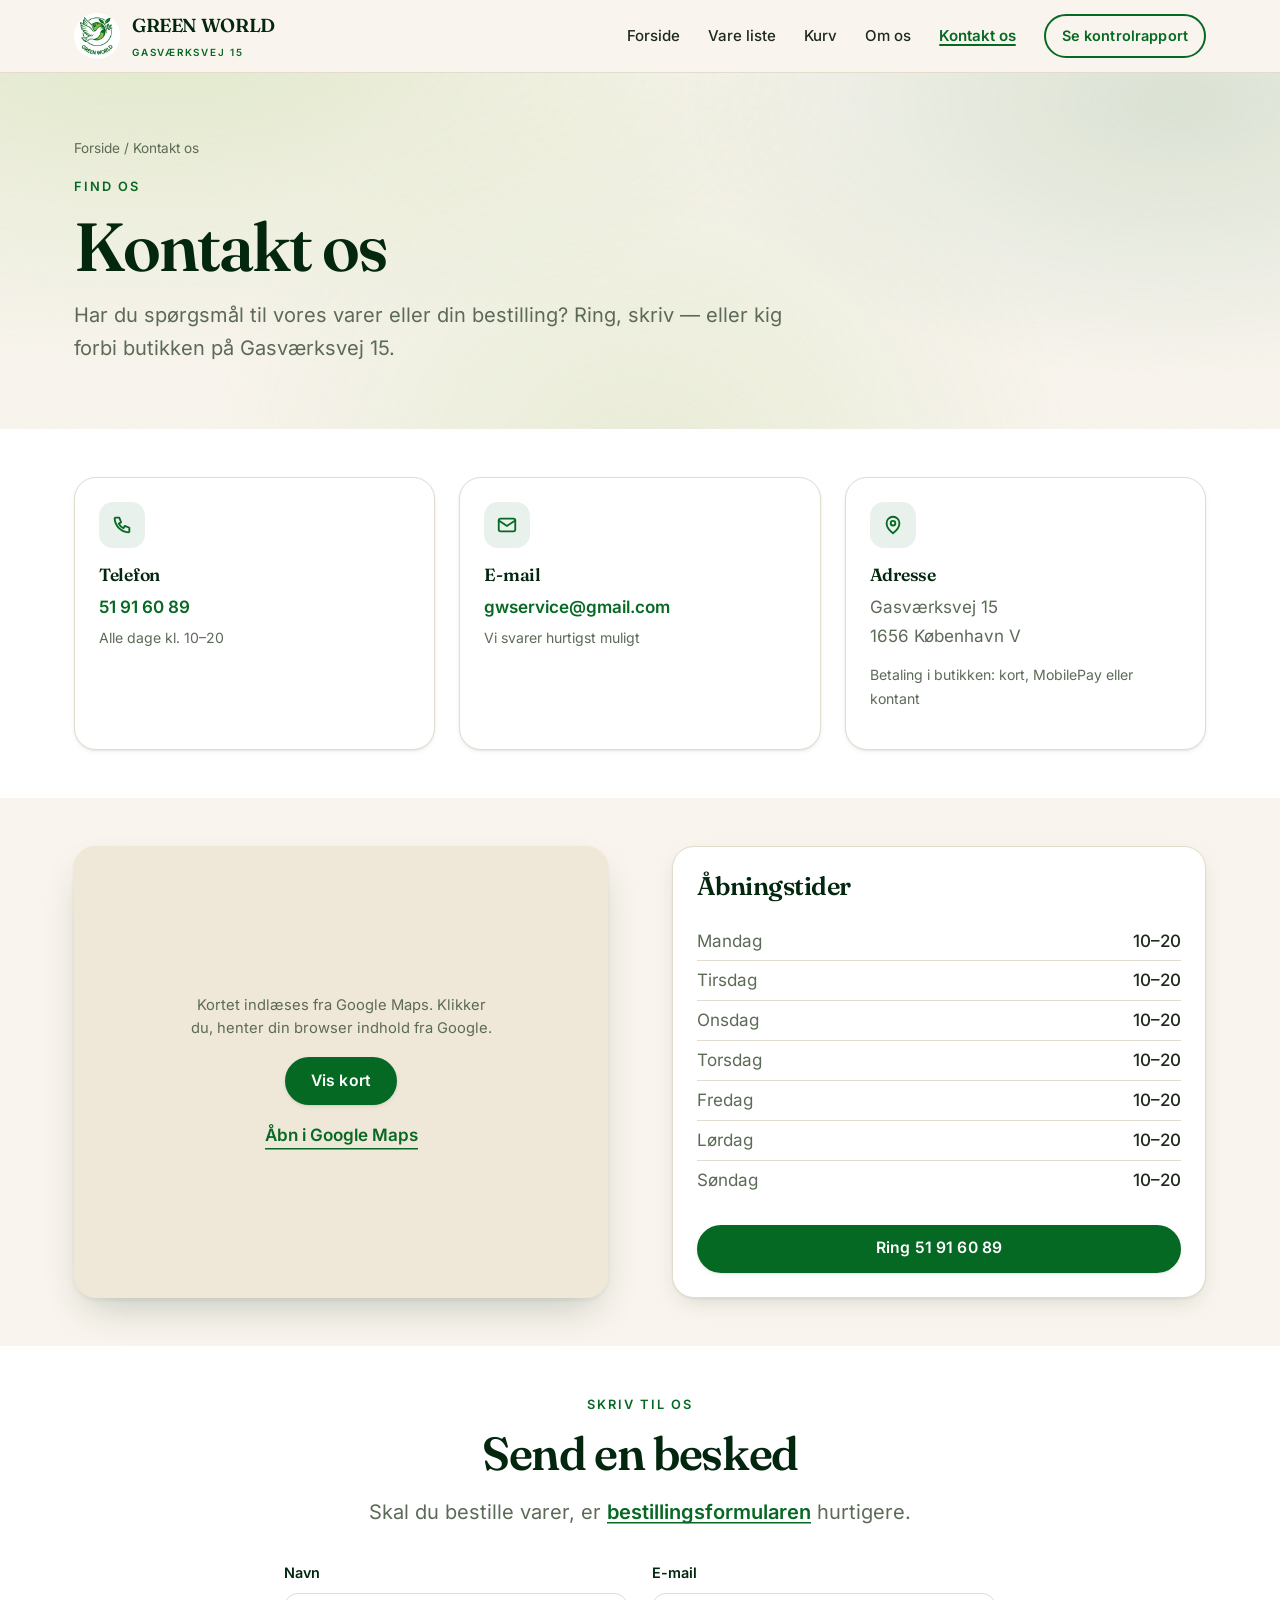
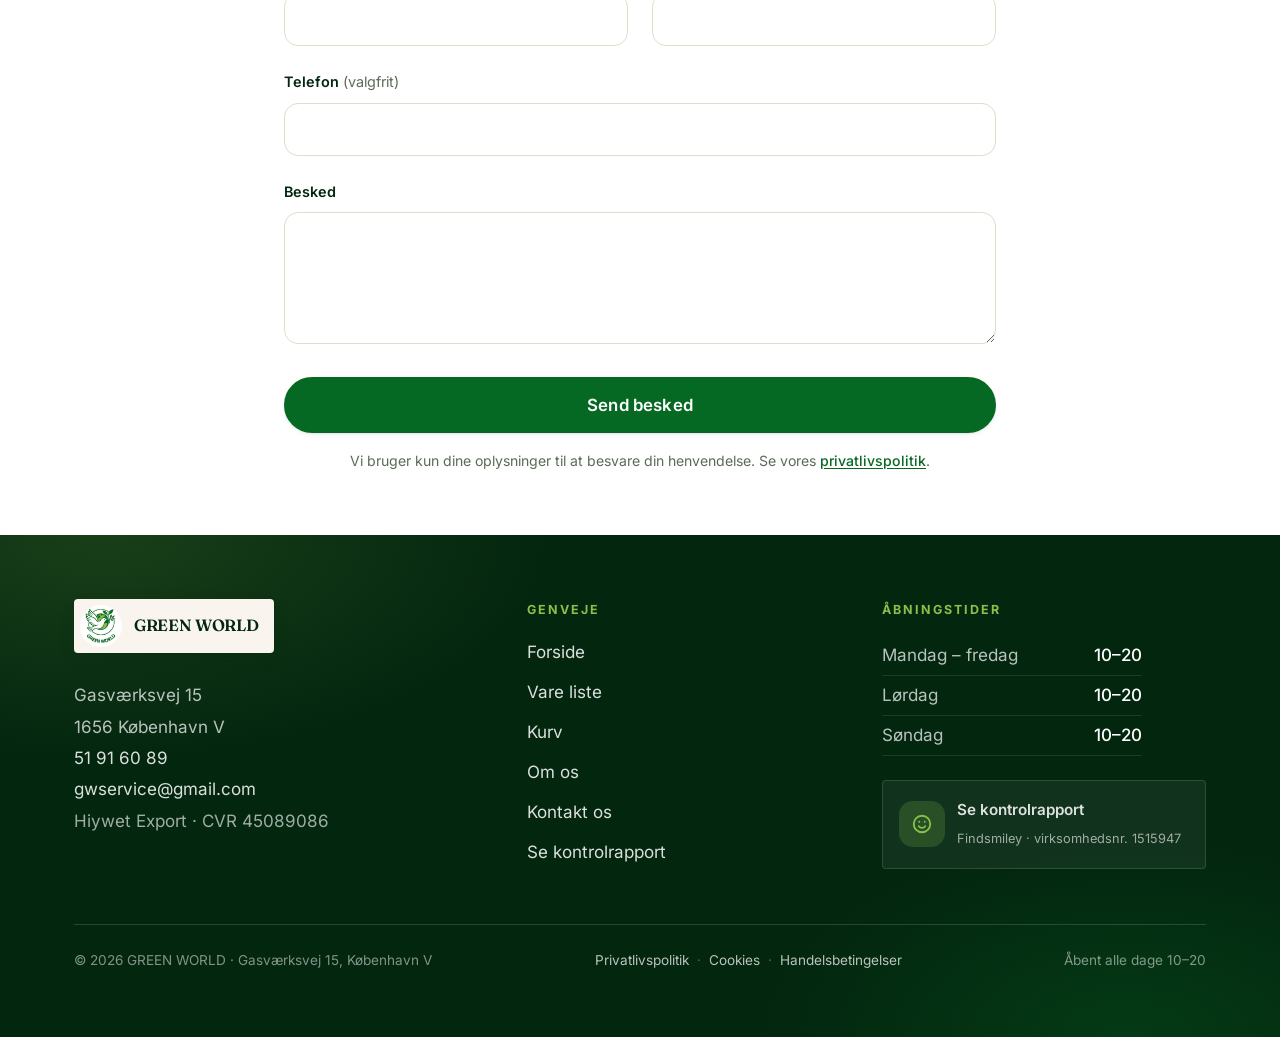
<file: kontakt.html>
<!doctype html>
<html lang="da">
<head>
<meta charset="utf-8">
<meta name="viewport" content="width=device-width, initial-scale=1, viewport-fit=cover">
<meta name="theme-color" content="#066923">
<title>Kontakt os — GREEN WORLD</title>
<meta name="description" content="Kontakt GREEN WORLD på Gasværksvej 15, 1656 København V. Telefon 51 91 60 89, gwservice@gmail.com. Åbent alle dage kl. 10–20.">
<meta property="og:title" content="Kontakt os — GREEN WORLD">
<meta property="og:description" content="Gasværksvej 15, 1656 København V. Telefon 51 91 60 89. Åbent alle dage 10–20.">
<meta property="og:type" content="website">
<meta property="og:locale" content="da_DK">
<link rel="icon" href="assets/img/logo.jpg">
<link rel="preload" href="assets/fonts/fraunces-latin.woff2" as="font" type="font/woff2" crossorigin>
<link rel="preload" href="assets/fonts/inter-latin.woff2" as="font" type="font/woff2" crossorigin>
<link rel="stylesheet" href="assets/site.css">
</head>
<body>

<a class="gw-skip" href="#main">Spring til indhold</a>

<!-- ============================ HEADER ============================ -->
<header class="gw-header">
  <div class="gw-wrap gw-header__in">
    <a class="gw-logo" href="index.html" aria-label="GREEN WORLD — forside">
      <img src="assets/img/logo.jpg" alt="" width="46" height="46">
      <span>
        <span class="gw-logo__txt">GREEN WORLD</span>
        <span class="gw-logo__sub">Gasværksvej 15</span>
      </span>
    </a>

    <nav class="gw-nav" aria-label="Hovedmenu">
      <a class="gw-navlink" href="index.html">Forside</a>
      <a class="gw-navlink" href="vare-liste.html">Vare liste</a>
      <a class="gw-navlink" href="kurv.html">Kurv <span class="gw-cartcount" data-gw-cart-count hidden>0</span></a>
      <a class="gw-navlink" href="om-os.html">Om os</a>
      <a class="gw-navlink" href="kontakt.html" aria-current="page">Kontakt os</a>
      <a class="gw-btn gw-btn--ghost" style="margin-left:12px" href="kontrol-rapport.html">Se kontrolrapport</a>
    </nav>

    <button class="gw-burger" type="button" data-menu-toggle aria-expanded="false" aria-controls="gw-sheet">
      <span></span>
      <span class="gw-sr">Åbn menu</span>
    </button>
  </div>
</header>

<main id="main">

  <!-- ============================ SIDEHOVED ============================ -->
  <section class="gw-pagehead gw-surface-glow gw-grain">
    <div class="gw-wrap">
      <p class="gw-crumbs"><a href="index.html">Forside</a> <span aria-hidden="true">/</span> Kontakt os</p>
      <p class="gw-eyebrow">Find os</p>
      <h1 class="gw-h1">Kontakt os</h1>
      <p class="gw-lead" style="max-width:58ch">
        Har du spørgsmål til vores varer eller din bestilling? Ring, skriv — eller kig forbi
        butikken på Gasværksvej 15.
      </p>
    </div>
  </section>

  <!-- ============================ KONTAKTKORT ============================ -->
  <section class="gw-section gw-surface-white" style="padding-block:48px">
    <div class="gw-wrap">
      <div class="gw-grid gw-g-lg3">

        <a class="gw-card gw-card--hov" href="tel:+4551916089" style="text-decoration:none;display:block">
          <span class="gw-icon" aria-hidden="true">
            <svg width="22" height="22" viewBox="0 0 24 24" fill="none" stroke="currentColor" stroke-width="2" stroke-linecap="round" stroke-linejoin="round"><path d="M5 4h4l2 5-2.5 1.5a11 11 0 0 0 5 5L15 13l5 2v4a1 1 0 0 1-1.1 1A16 16 0 0 1 4 5.1 1 1 0 0 1 5 4Z"/></svg>
          </span>
          <h2 class="gw-h4" style="margin-top:16px">Telefon</h2>
          <p class="gw-body" style="margin-top:6px;color:var(--forest);font-weight:600">51 91 60 89</p>
          <p class="gw-note" style="margin-top:4px">Alle dage kl. 10–20</p>
        </a>

        <a class="gw-card gw-card--hov" href="mailto:gwservice@gmail.com" style="text-decoration:none;display:block">
          <span class="gw-icon" aria-hidden="true">
            <svg width="22" height="22" viewBox="0 0 24 24" fill="none" stroke="currentColor" stroke-width="2" stroke-linecap="round" stroke-linejoin="round"><rect x="3" y="5" width="18" height="14" rx="2"/><path d="m3 7 9 6 9-6"/></svg>
          </span>
          <h2 class="gw-h4" style="margin-top:16px">E-mail</h2>
          <p class="gw-body" style="margin-top:6px;color:var(--forest);font-weight:600;word-break:break-word">gwservice@gmail.com</p>
          <p class="gw-note" style="margin-top:4px">Vi svarer hurtigst muligt</p>
        </a>

        <div class="gw-card">
          <span class="gw-icon" aria-hidden="true">
            <svg width="22" height="22" viewBox="0 0 24 24" fill="none" stroke="currentColor" stroke-width="2" stroke-linecap="round" stroke-linejoin="round"><path d="M12 21s7-5.5 7-11a7 7 0 1 0-14 0c0 5.5 7 11 7 11Z"/><circle cx="12" cy="10" r="2.5"/></svg>
          </span>
          <h2 class="gw-h4" style="margin-top:16px">Adresse</h2>
          <address class="gw-body" style="margin-top:6px;font-style:normal">
            Gasværksvej 15<br>1656 København V
          </address>
          <p class="gw-note" style="margin-top:12px">Betaling i butikken: kort, MobilePay eller kontant</p>
        </div>

      </div>
    </div>
  </section>

  <!-- ============================ KORT + ÅBNINGSTIDER ============================ -->
  <section class="gw-section gw-surface-cream" style="padding-block:48px">
    <div class="gw-wrap gw-split" style="align-items:stretch">
      <div class="gw-media gw-media--map"
           data-gw-map="https://www.google.com/maps?q=Gasv%C3%A6rksvej%2015,%201656%20K%C3%B8benhavn%20V&output=embed"
           data-gw-map-title="Kort over Gasværksvej 15, København V">
        <div class="gw-mapgate">
          <p>Kortet indlæses fra Google Maps. Klikker du, henter din browser indhold fra Google.</p>
          <button class="gw-btn" type="button" data-gw-map-load>Vis kort</button>
          <a class="gw-link" href="https://www.google.com/maps?q=Gasv%C3%A6rksvej+15,+1656+K%C3%B8benhavn+V" target="_blank" rel="noopener">Åbn i Google Maps</a>
        </div>
      </div>

      <div class="gw-card gw-card--float" style="display:flex;flex-direction:column;justify-content:center">
        <h2 class="gw-h3">Åbningstider</h2>
        <div style="margin-top:20px">
          <div class="gw-footer__hours" style="max-width:none;border-color:var(--line);color:var(--muted)"><span>Mandag</span><b style="color:var(--ink)">10–20</b></div>
          <div class="gw-footer__hours" style="max-width:none;border-color:var(--line);color:var(--muted)"><span>Tirsdag</span><b style="color:var(--ink)">10–20</b></div>
          <div class="gw-footer__hours" style="max-width:none;border-color:var(--line);color:var(--muted)"><span>Onsdag</span><b style="color:var(--ink)">10–20</b></div>
          <div class="gw-footer__hours" style="max-width:none;border-color:var(--line);color:var(--muted)"><span>Torsdag</span><b style="color:var(--ink)">10–20</b></div>
          <div class="gw-footer__hours" style="max-width:none;border-color:var(--line);color:var(--muted)"><span>Fredag</span><b style="color:var(--ink)">10–20</b></div>
          <div class="gw-footer__hours" style="max-width:none;border-color:var(--line);color:var(--muted)"><span>Lørdag</span><b style="color:var(--ink)">10–20</b></div>
          <div class="gw-footer__hours" style="max-width:none;border-color:transparent;color:var(--muted)"><span>Søndag</span><b style="color:var(--ink)">10–20</b></div>
        </div>
        <a class="gw-btn" style="margin-top:24px" href="tel:+4551916089">Ring 51 91 60 89</a>
      </div>
    </div>
  </section>

  <!-- ============================ SKRIV TIL OS ============================ -->
  <section class="gw-section gw-surface-white" style="padding-block:48px">
    <div class="gw-wrap-nar">
      <div style="text-align:center;margin-bottom:32px">
        <p class="gw-eyebrow">Skriv til os</p>
        <h2 class="gw-h2">Send en besked</h2>
        <p class="gw-lead">
          Skal du bestille varer, er
          <a class="gw-link" href="kurv.html">bestillingsformularen</a> hurtigere.
        </p>
      </div>

      <!-- Kvittering — vises når formularen er sendt -->
      <div class="gw-ok" id="ok-kontakt" role="status">
        <span class="gw-icon gw-icon--leaf" aria-hidden="true" style="width:56px;height:56px;margin:0 auto">
          <svg width="28" height="28" viewBox="0 0 24 24" fill="none" stroke="currentColor" stroke-width="2" stroke-linecap="round" stroke-linejoin="round"><path d="M20 6 9 17l-5-5"/></svg>
        </span>
        <h3 class="gw-h3" style="margin-top:16px">Tak for din besked!</h3>
        <p class="gw-body">
          Vi vender tilbage hurtigst muligt. Haster det, kan du ringe på
          <a class="gw-link" href="tel:+4551916089">51 91 60 89</a>.
        </p>
      </div>

      <!-- Aflevering til mailprogrammet — beskeden er IKKE sendt endnu -->
      <div class="gw-ok gw-ok--pending" id="pending-kontakt" role="status">
        <span class="gw-icon" aria-hidden="true" style="width:56px;height:56px;margin:0 auto">
          <svg width="28" height="28" viewBox="0 0 24 24" fill="none" stroke="currentColor" stroke-width="2" stroke-linecap="round" stroke-linejoin="round"><path d="M3 6h18v12H3z"/><path d="m3 7 9 6 9-6"/></svg>
        </span>
        <h3 class="gw-h3" style="margin-top:16px">Færdiggør i dit mailprogram</h3>
        <p class="gw-body">
          Vi har åbnet en færdigskrevet e-mail med din besked.
          <strong>Den er først sendt, når du trykker send i dit mailprogram.</strong>
          Skete der ikke noget, kan du ringe på
          <a class="gw-link" href="tel:+4551916089">51 91 60 89</a>
          eller skrive til
          <a class="gw-link" href="mailto:gwservice@gmail.com">gwservice@gmail.com</a>.
        </p>
      </div>

      <!--
        KONTAKTFORMULAR
        data-access-key skal udskiftes med en rigtig Web3Forms access key.
        Indtil da falder formularen automatisk tilbage til en forudfyldt e-mail.
      -->
      <form
        data-gw-form
        data-access-key="894dbba5-03bb-4553-a7de-235e951fb583"
        data-mailto="gwservice@gmail.com"
        data-subject="Besked fra hjemmesiden"
        data-success="ok-kontakt"
        data-pending="pending-kontakt">

        <!-- Web3Forms honeypot: udfyldt = bot. Skal blive tom. -->
        <input type="checkbox" name="botcheck" class="gw-sr" tabindex="-1" autocomplete="off" aria-hidden="true">

        <div class="gw-grid gw-g-md2" style="gap:0 24px">
          <label class="gw-field">
            <span class="gw-label">Navn</span>
            <input class="gw-input" type="text" name="Navn" autocomplete="name" required data-msg="Skriv dit navn.">
            <span class="gw-error" aria-live="polite"></span>
          </label>

          <label class="gw-field">
            <span class="gw-label">E-mail</span>
            <input class="gw-input" type="email" name="E-mail" autocomplete="email" required data-msg="Skriv din e-mailadresse, så vi kan svare dig.">
            <span class="gw-error" aria-live="polite"></span>
          </label>
        </div>

        <label class="gw-field">
          <span class="gw-label">Telefon <span>(valgfrit)</span></span>
          <input class="gw-input" type="tel" name="Telefon" autocomplete="tel">
          <span class="gw-error" aria-live="polite"></span>
        </label>

        <label class="gw-field">
          <span class="gw-label">Besked</span>
          <textarea class="gw-textarea" name="Besked" required data-msg="Skriv din besked."></textarea>
          <span class="gw-error" aria-live="polite"></span>
        </label>

        <button class="gw-btn gw-btn--lg gw-btn--block" type="submit">Send besked</button>

        <p class="gw-note" style="margin-top:16px;text-align:center">
          Vi bruger kun dine oplysninger til at besvare din henvendelse.
          Se vores <a href="privatlivspolitik.html">privatlivspolitik</a>.
        </p>
      </form>
    </div>
  </section>

</main>

<!-- ============================ FOOTER ============================ -->
<footer class="gw-footer">
  <div class="gw-wrap gw-footer__in">
    <div class="gw-footer__grid">

      <div>
        <a class="gw-footer__logo" href="index.html">
          <img src="assets/img/logo.jpg" alt="" width="42" height="42">
          <b>GREEN WORLD</b>
        </a>
        <address>
          Gasværksvej 15<br>
          1656 København V<br>
          <a href="tel:+4551916089">51 91 60 89</a><br>
          <a href="mailto:gwservice@gmail.com">gwservice@gmail.com</a><br>
          <span style="color:rgba(255,255,255,.62)">Hiywet Export &middot; CVR 45089086</span>
        </address>
      </div>

      <div>
        <h3>Genveje</h3>
        <ul>
          <li><a href="index.html">Forside</a></li>
          <li><a href="vare-liste.html">Vare liste</a></li>
          <li><a href="kurv.html">Kurv</a></li>
          <li><a href="om-os.html">Om os</a></li>
          <li><a href="kontakt.html">Kontakt os</a></li>
          <li><a href="kontrol-rapport.html">Se kontrolrapport</a></li>
        </ul>
      </div>

      <div>
        <h3>Åbningstider</h3>
        <div class="gw-footer__hours"><span>Mandag – fredag</span><b>10–20</b></div>
        <div class="gw-footer__hours"><span>Lørdag</span><b>10–20</b></div>
        <div class="gw-footer__hours"><span>Søndag</span><b>10–20</b></div>

        <a class="gw-smiley" style="margin-top:24px" href="https://www.findsmiley.dk/app/1515947" target="_blank" rel="noopener">
          <span class="gw-icon gw-icon--leaf" aria-hidden="true" style="background:rgba(137,193,74,.2);color:#89c14a">
            <svg width="22" height="22" viewBox="0 0 24 24" fill="none" stroke="currentColor" stroke-width="2" stroke-linecap="round"><circle cx="12" cy="12" r="9"/><path d="M8.5 14.5a4.5 4.5 0 0 0 7 0"/><path d="M9 9.5h.01M15 9.5h.01"/></svg>
          </span>
          <span>
            <b>Se kontrolrapport</b>
            <small>Findsmiley · virksomhedsnr. 1515947</small>
          </span>
        </a>
      </div>

    </div>

    <div class="gw-footer__bar">
      <span>© <span data-gw-year>2026</span> GREEN WORLD · Gasværksvej 15, København V</span>
      <span class="gw-footer__legal">
        <a href="privatlivspolitik.html">Privatlivspolitik</a> <span aria-hidden="true">·</span>
        <a href="cookies.html">Cookies</a> <span aria-hidden="true">·</span>
        <a href="handelsbetingelser.html">Handelsbetingelser</a>
      </span>
      <span>Åbent alle dage 10–20</span>
    </div>
  </div>
</footer>

<!-- ============================ MOBIL: BUNDBJÆLKE + MENU ============================ -->
<div class="gw-bottombar">
  <a class="gw-btn" href="kurv.html">Bestil varer <span class="gw-cartcount" data-gw-cart-count hidden>0</span></a>
  <a class="gw-btn gw-btn--ghost" href="tel:+4551916089">Ring til os</a>
</div>

<div class="gw-scrim" id="gw-scrim" data-open="false"></div>

<div class="gw-sheet" id="gw-sheet" data-open="false" role="dialog" aria-modal="true" aria-label="Menu" aria-hidden="true">
  <div class="gw-sheet__grab"></div>
  <nav aria-label="Mobilmenu">
    <a class="gw-sheet__link" href="index.html">Forside <svg width="18" height="18" viewBox="0 0 24 24" fill="none" stroke="currentColor" stroke-width="2" stroke-linecap="round" stroke-linejoin="round" aria-hidden="true"><path d="M9 6l6 6-6 6"/></svg></a>
    <a class="gw-sheet__link" href="vare-liste.html">Vare liste <svg width="18" height="18" viewBox="0 0 24 24" fill="none" stroke="currentColor" stroke-width="2" stroke-linecap="round" stroke-linejoin="round" aria-hidden="true"><path d="M9 6l6 6-6 6"/></svg></a>
    <a class="gw-sheet__link" href="kurv.html"><span>Kurv <span class="gw-cartcount" data-gw-cart-count hidden>0</span></span> <svg width="18" height="18" viewBox="0 0 24 24" fill="none" stroke="currentColor" stroke-width="2" stroke-linecap="round" stroke-linejoin="round" aria-hidden="true"><path d="M9 6l6 6-6 6"/></svg></a>
    <a class="gw-sheet__link" href="om-os.html">Om os <svg width="18" height="18" viewBox="0 0 24 24" fill="none" stroke="currentColor" stroke-width="2" stroke-linecap="round" stroke-linejoin="round" aria-hidden="true"><path d="M9 6l6 6-6 6"/></svg></a>
    <a class="gw-sheet__link" href="kontakt.html" aria-current="page">Kontakt os <svg width="18" height="18" viewBox="0 0 24 24" fill="none" stroke="currentColor" stroke-width="2" stroke-linecap="round" stroke-linejoin="round" aria-hidden="true"><path d="M9 6l6 6-6 6"/></svg></a>
    <a class="gw-sheet__link" href="kontrol-rapport.html">Se kontrolrapport <svg width="18" height="18" viewBox="0 0 24 24" fill="none" stroke="currentColor" stroke-width="2" stroke-linecap="round" stroke-linejoin="round" aria-hidden="true"><path d="M9 6l6 6-6 6"/></svg></a>
  </nav>
  <div class="gw-sheet__foot">
    <a class="gw-btn gw-btn--block" href="kurv.html">Bestil varer</a>
    <a class="gw-btn gw-btn--ghost gw-btn--block" href="tel:+4551916089">Ring 51 91 60 89</a>
  </div>
</div>

<script src="assets/site.js"></script>
</body>
</html>
</file>
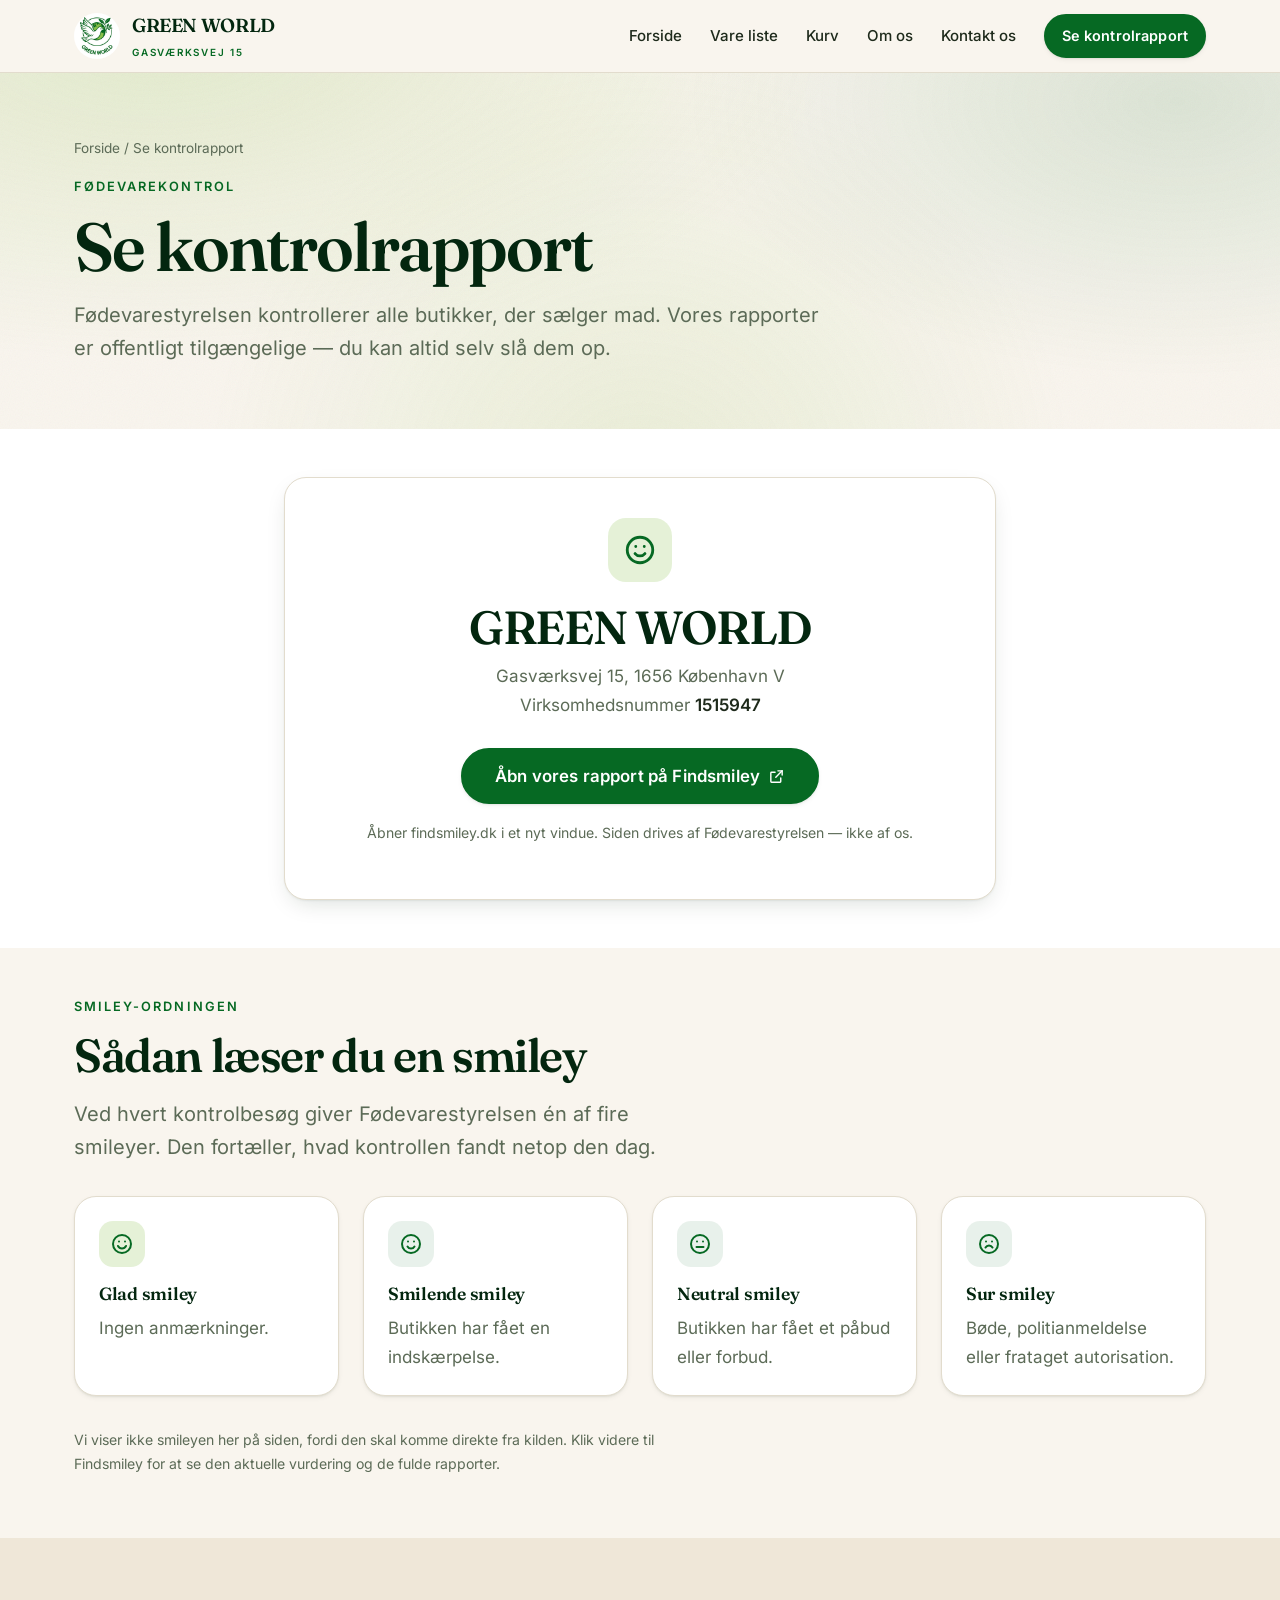
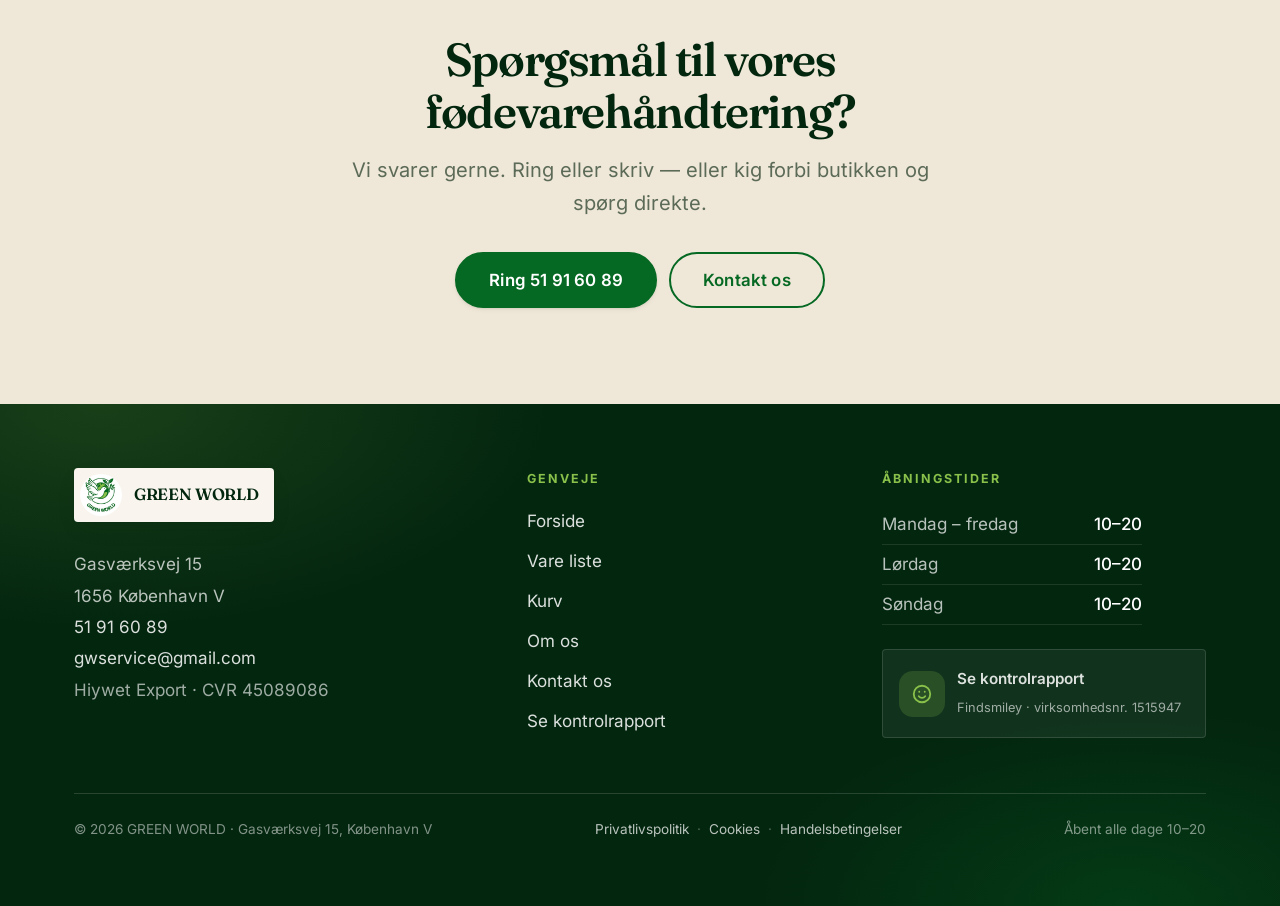
<file: kontrol-rapport.html>
<!doctype html>
<html lang="da">
<head>
<meta charset="utf-8">
<meta name="viewport" content="width=device-width, initial-scale=1, viewport-fit=cover">
<meta name="theme-color" content="#066923">
<title>Se kontrolrapport — GREEN WORLD</title>
<meta name="description" content="Se GREEN WORLDs kontrolrapport fra Fødevarestyrelsen på Findsmiley. Virksomhedsnummer 1515947.">
<meta property="og:title" content="Se kontrolrapport — GREEN WORLD">
<meta property="og:description" content="Vores kontrolrapporter fra Fødevarestyrelsen er offentligt tilgængelige på Findsmiley.">
<meta property="og:type" content="website">
<meta property="og:locale" content="da_DK">
<link rel="icon" href="assets/img/logo.jpg">
<link rel="preload" href="assets/fonts/fraunces-latin.woff2" as="font" type="font/woff2" crossorigin>
<link rel="preload" href="assets/fonts/inter-latin.woff2" as="font" type="font/woff2" crossorigin>
<link rel="stylesheet" href="assets/site.css">
</head>
<body>

<a class="gw-skip" href="#main">Spring til indhold</a>

<!-- ============================ HEADER ============================ -->
<header class="gw-header">
  <div class="gw-wrap gw-header__in">
    <a class="gw-logo" href="index.html" aria-label="GREEN WORLD — forside">
      <img src="assets/img/logo.jpg" alt="" width="46" height="46">
      <span>
        <span class="gw-logo__txt">GREEN WORLD</span>
        <span class="gw-logo__sub">Gasværksvej 15</span>
      </span>
    </a>

    <nav class="gw-nav" aria-label="Hovedmenu">
      <a class="gw-navlink" href="index.html">Forside</a>
      <a class="gw-navlink" href="vare-liste.html">Vare liste</a>
      <a class="gw-navlink" href="kurv.html">Kurv <span class="gw-cartcount" data-gw-cart-count hidden>0</span></a>
      <a class="gw-navlink" href="om-os.html">Om os</a>
      <a class="gw-navlink" href="kontakt.html">Kontakt os</a>
      <a class="gw-btn" style="margin-left:12px" href="kontrol-rapport.html" aria-current="page">Se kontrolrapport</a>
    </nav>

    <button class="gw-burger" type="button" data-menu-toggle aria-expanded="false" aria-controls="gw-sheet">
      <span></span>
      <span class="gw-sr">Åbn menu</span>
    </button>
  </div>
</header>

<main id="main">

  <!-- ============================ SIDEHOVED ============================ -->
  <section class="gw-pagehead gw-surface-glow gw-grain">
    <div class="gw-wrap">
      <p class="gw-crumbs"><a href="index.html">Forside</a> <span aria-hidden="true">/</span> Se kontrolrapport</p>
      <p class="gw-eyebrow">Fødevarekontrol</p>
      <h1 class="gw-h1">Se kontrolrapport</h1>
      <p class="gw-lead" style="max-width:58ch">
        Fødevarestyrelsen kontrollerer alle butikker, der sælger mad. Vores rapporter er
        offentligt tilgængelige — du kan altid selv slå dem op.
      </p>
    </div>
  </section>

  <!-- ============================ LINK TIL FINDSMILEY ============================ -->
  <section class="gw-section gw-surface-white" style="padding-block:48px">
    <div class="gw-wrap-nar">
      <div class="gw-card gw-card--float" style="text-align:center;padding:40px 24px">
        <span class="gw-icon gw-icon--leaf" aria-hidden="true" style="width:64px;height:64px;border-radius:18px;margin:0 auto">
          <svg width="34" height="34" viewBox="0 0 24 24" fill="none" stroke="currentColor" stroke-width="2" stroke-linecap="round"><circle cx="12" cy="12" r="9"/><path d="M8.5 14.5a4.5 4.5 0 0 0 7 0"/><path d="M9 9.5h.01M15 9.5h.01"/></svg>
        </span>

        <h2 class="gw-h2" style="margin-top:20px">GREEN WORLD</h2>
        <p class="gw-body" style="margin-top:8px">
          Gasværksvej 15, 1656 København V<br>
          Virksomhedsnummer <strong>1515947</strong>
        </p>

        <p style="margin-top:28px">
          <a class="gw-btn gw-btn--lg" href="https://www.findsmiley.dk/app/1515947" target="_blank" rel="noopener">
            Åbn vores rapport på Findsmiley
            <svg width="17" height="17" viewBox="0 0 24 24" fill="none" stroke="currentColor" stroke-width="2" stroke-linecap="round" stroke-linejoin="round" aria-hidden="true"><path d="M14 4h6v6"/><path d="M20 4 11 13"/><path d="M18 14v5a1 1 0 0 1-1 1H5a1 1 0 0 1-1-1V7a1 1 0 0 1 1-1h5"/></svg>
          </a>
        </p>

        <p class="gw-note" style="margin-top:16px">
          Åbner findsmiley.dk i et nyt vindue. Siden drives af Fødevarestyrelsen — ikke af os.
        </p>
      </div>
    </div>
  </section>

  <!-- ============================ SÅDAN LÆSER DU SMILEYEN ============================ -->
  <section class="gw-section gw-surface-cream" style="padding-block:48px">
    <div class="gw-wrap">
      <div style="max-width:640px">
        <p class="gw-eyebrow">Smiley-ordningen</p>
        <h2 class="gw-h2">Sådan læser du en smiley</h2>
        <p class="gw-lead">
          Ved hvert kontrolbesøg giver Fødevarestyrelsen én af fire smileyer. Den fortæller,
          hvad kontrollen fandt netop den dag.
        </p>
      </div>

      <div class="gw-grid gw-g-md2 gw-g-lg4" style="margin-top:32px">
        <div class="gw-card">
          <span class="gw-icon gw-icon--leaf" aria-hidden="true">
            <svg width="24" height="24" viewBox="0 0 24 24" fill="none" stroke="currentColor" stroke-width="2" stroke-linecap="round"><circle cx="12" cy="12" r="9"/><path d="M8 14a4.5 4.5 0 0 0 8 0"/><path d="M9 9.5h.01M15 9.5h.01"/></svg>
          </span>
          <h3 class="gw-h4" style="margin-top:16px">Glad smiley</h3>
          <p class="gw-body" style="margin-top:8px">Ingen anmærkninger.</p>
        </div>

        <div class="gw-card">
          <span class="gw-icon" aria-hidden="true">
            <svg width="24" height="24" viewBox="0 0 24 24" fill="none" stroke="currentColor" stroke-width="2" stroke-linecap="round"><circle cx="12" cy="12" r="9"/><path d="M8.5 14.5a4 4 0 0 0 7 0"/><path d="M9 9.5h.01M15 9.5h.01"/></svg>
          </span>
          <h3 class="gw-h4" style="margin-top:16px">Smilende smiley</h3>
          <p class="gw-body" style="margin-top:8px">Butikken har fået en indskærpelse.</p>
        </div>

        <div class="gw-card">
          <span class="gw-icon" aria-hidden="true">
            <svg width="24" height="24" viewBox="0 0 24 24" fill="none" stroke="currentColor" stroke-width="2" stroke-linecap="round"><circle cx="12" cy="12" r="9"/><path d="M8.5 15h7"/><path d="M9 9.5h.01M15 9.5h.01"/></svg>
          </span>
          <h3 class="gw-h4" style="margin-top:16px">Neutral smiley</h3>
          <p class="gw-body" style="margin-top:8px">Butikken har fået et påbud eller forbud.</p>
        </div>

        <div class="gw-card">
          <span class="gw-icon" aria-hidden="true">
            <svg width="24" height="24" viewBox="0 0 24 24" fill="none" stroke="currentColor" stroke-width="2" stroke-linecap="round"><circle cx="12" cy="12" r="9"/><path d="M8.5 15.5a4 4 0 0 1 7 0"/><path d="M9 9.5h.01M15 9.5h.01"/></svg>
          </span>
          <h3 class="gw-h4" style="margin-top:16px">Sur smiley</h3>
          <p class="gw-body" style="margin-top:8px">Bøde, politianmeldelse eller frataget autorisation.</p>
        </div>
      </div>

      <p class="gw-note" style="margin-top:32px;max-width:70ch">
        Vi viser ikke smileyen her på siden, fordi den skal komme direkte fra kilden. Klik
        videre til Findsmiley for at se den aktuelle vurdering og de fulde rapporter.
      </p>
    </div>
  </section>

  <!-- ============================ CTA ============================ -->
  <section class="gw-section gw-surface-sand">
    <div class="gw-wrap-nar" style="text-align:center">
      <h2 class="gw-h2">Spørgsmål til vores fødevarehåndtering?</h2>
      <p class="gw-lead">
        Vi svarer gerne. Ring eller skriv — eller kig forbi butikken og spørg direkte.
      </p>
      <div style="display:flex;flex-wrap:wrap;gap:12px;justify-content:center;margin-top:32px">
        <a class="gw-btn gw-btn--lg" href="tel:+4551916089">Ring 51 91 60 89</a>
        <a class="gw-btn gw-btn--ghost gw-btn--lg" href="kontakt.html">Kontakt os</a>
      </div>
    </div>
  </section>

</main>

<!-- ============================ FOOTER ============================ -->
<footer class="gw-footer">
  <div class="gw-wrap gw-footer__in">
    <div class="gw-footer__grid">

      <div>
        <a class="gw-footer__logo" href="index.html">
          <img src="assets/img/logo.jpg" alt="" width="42" height="42">
          <b>GREEN WORLD</b>
        </a>
        <address>
          Gasværksvej 15<br>
          1656 København V<br>
          <a href="tel:+4551916089">51 91 60 89</a><br>
          <a href="mailto:gwservice@gmail.com">gwservice@gmail.com</a><br>
          <span style="color:rgba(255,255,255,.62)">Hiywet Export &middot; CVR 45089086</span>
        </address>
      </div>

      <div>
        <h3>Genveje</h3>
        <ul>
          <li><a href="index.html">Forside</a></li>
          <li><a href="vare-liste.html">Vare liste</a></li>
          <li><a href="kurv.html">Kurv</a></li>
          <li><a href="om-os.html">Om os</a></li>
          <li><a href="kontakt.html">Kontakt os</a></li>
          <li><a href="kontrol-rapport.html">Se kontrolrapport</a></li>
        </ul>
      </div>

      <div>
        <h3>Åbningstider</h3>
        <div class="gw-footer__hours"><span>Mandag – fredag</span><b>10–20</b></div>
        <div class="gw-footer__hours"><span>Lørdag</span><b>10–20</b></div>
        <div class="gw-footer__hours"><span>Søndag</span><b>10–20</b></div>

        <a class="gw-smiley" style="margin-top:24px" href="https://www.findsmiley.dk/app/1515947" target="_blank" rel="noopener">
          <span class="gw-icon gw-icon--leaf" aria-hidden="true" style="background:rgba(137,193,74,.2);color:#89c14a">
            <svg width="22" height="22" viewBox="0 0 24 24" fill="none" stroke="currentColor" stroke-width="2" stroke-linecap="round"><circle cx="12" cy="12" r="9"/><path d="M8.5 14.5a4.5 4.5 0 0 0 7 0"/><path d="M9 9.5h.01M15 9.5h.01"/></svg>
          </span>
          <span>
            <b>Se kontrolrapport</b>
            <small>Findsmiley · virksomhedsnr. 1515947</small>
          </span>
        </a>
      </div>

    </div>

    <div class="gw-footer__bar">
      <span>© <span data-gw-year>2026</span> GREEN WORLD · Gasværksvej 15, København V</span>
      <span class="gw-footer__legal">
        <a href="privatlivspolitik.html">Privatlivspolitik</a> <span aria-hidden="true">·</span>
        <a href="cookies.html">Cookies</a> <span aria-hidden="true">·</span>
        <a href="handelsbetingelser.html">Handelsbetingelser</a>
      </span>
      <span>Åbent alle dage 10–20</span>
    </div>
  </div>
</footer>

<!-- ============================ MOBIL: BUNDBJÆLKE + MENU ============================ -->
<div class="gw-bottombar">
  <a class="gw-btn" href="kurv.html">Bestil varer <span class="gw-cartcount" data-gw-cart-count hidden>0</span></a>
  <a class="gw-btn gw-btn--ghost" href="tel:+4551916089">Ring til os</a>
</div>

<div class="gw-scrim" id="gw-scrim" data-open="false"></div>

<div class="gw-sheet" id="gw-sheet" data-open="false" role="dialog" aria-modal="true" aria-label="Menu" aria-hidden="true">
  <div class="gw-sheet__grab"></div>
  <nav aria-label="Mobilmenu">
    <a class="gw-sheet__link" href="index.html">Forside <svg width="18" height="18" viewBox="0 0 24 24" fill="none" stroke="currentColor" stroke-width="2" stroke-linecap="round" stroke-linejoin="round" aria-hidden="true"><path d="M9 6l6 6-6 6"/></svg></a>
    <a class="gw-sheet__link" href="vare-liste.html">Vare liste <svg width="18" height="18" viewBox="0 0 24 24" fill="none" stroke="currentColor" stroke-width="2" stroke-linecap="round" stroke-linejoin="round" aria-hidden="true"><path d="M9 6l6 6-6 6"/></svg></a>
    <a class="gw-sheet__link" href="kurv.html"><span>Kurv <span class="gw-cartcount" data-gw-cart-count hidden>0</span></span> <svg width="18" height="18" viewBox="0 0 24 24" fill="none" stroke="currentColor" stroke-width="2" stroke-linecap="round" stroke-linejoin="round" aria-hidden="true"><path d="M9 6l6 6-6 6"/></svg></a>
    <a class="gw-sheet__link" href="om-os.html">Om os <svg width="18" height="18" viewBox="0 0 24 24" fill="none" stroke="currentColor" stroke-width="2" stroke-linecap="round" stroke-linejoin="round" aria-hidden="true"><path d="M9 6l6 6-6 6"/></svg></a>
    <a class="gw-sheet__link" href="kontakt.html">Kontakt os <svg width="18" height="18" viewBox="0 0 24 24" fill="none" stroke="currentColor" stroke-width="2" stroke-linecap="round" stroke-linejoin="round" aria-hidden="true"><path d="M9 6l6 6-6 6"/></svg></a>
    <a class="gw-sheet__link" href="kontrol-rapport.html" aria-current="page">Se kontrolrapport <svg width="18" height="18" viewBox="0 0 24 24" fill="none" stroke="currentColor" stroke-width="2" stroke-linecap="round" stroke-linejoin="round" aria-hidden="true"><path d="M9 6l6 6-6 6"/></svg></a>
  </nav>
  <div class="gw-sheet__foot">
    <a class="gw-btn gw-btn--block" href="kurv.html">Bestil varer</a>
    <a class="gw-btn gw-btn--ghost gw-btn--block" href="tel:+4551916089">Ring 51 91 60 89</a>
  </div>
</div>

<script src="assets/site.js"></script>
</body>
</html>
</file>
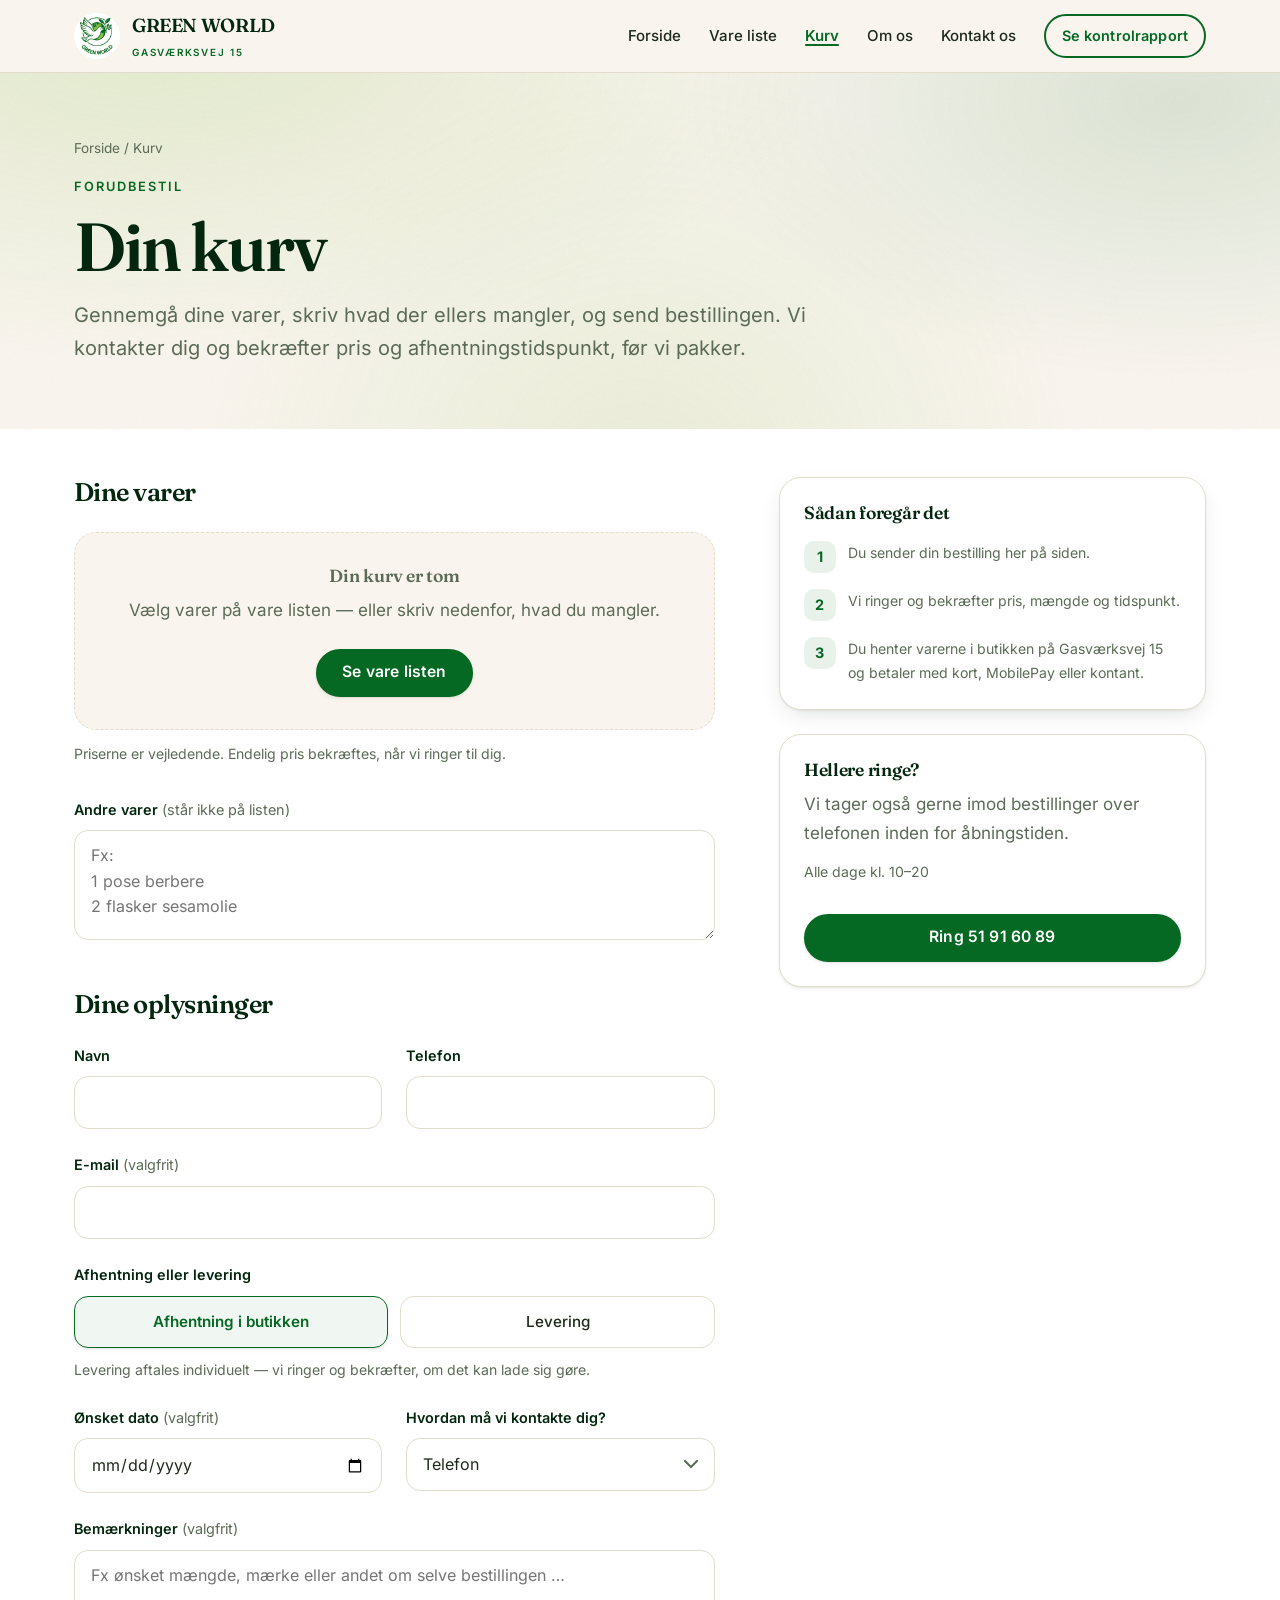
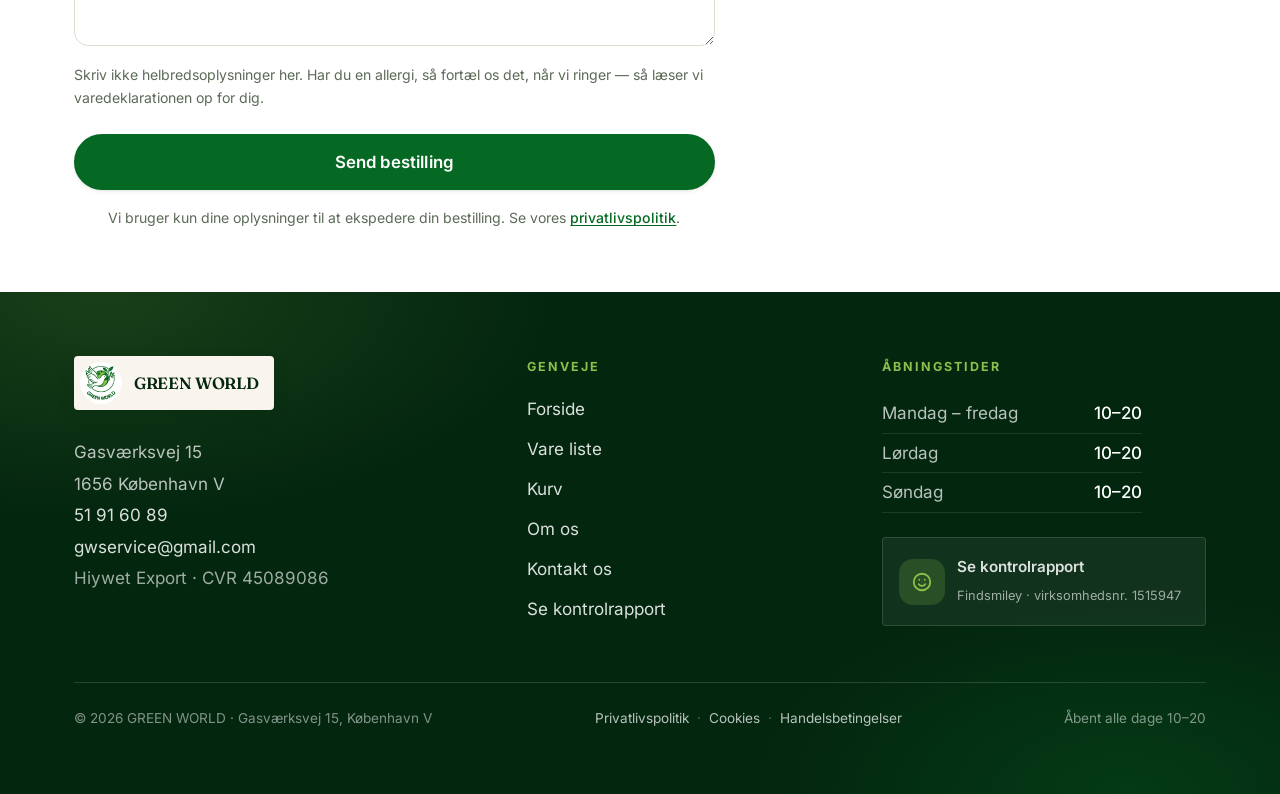
<file: kurv.html>
<!doctype html>
<html lang="da">
<head>
<meta charset="utf-8">
<meta name="viewport" content="width=device-width, initial-scale=1, viewport-fit=cover">
<meta name="theme-color" content="#066923">
<title>Din kurv — GREEN WORLD</title>
<meta name="description" content="Saml dine varer i kurven og send bestillingen til GREEN WORLD på Gasværksvej 15 i København. Vi ringer og bekræfter pris og afhentning.">
<meta property="og:title" content="Din kurv — GREEN WORLD">
<meta property="og:description" content="Vælg dine varer, og send bestillingen. Vi sørger for de ægte smage til dit køkken.">
<meta property="og:type" content="website">
<meta property="og:locale" content="da_DK">
<link rel="icon" href="assets/img/logo.jpg">
<link rel="preload" href="assets/fonts/fraunces-latin.woff2" as="font" type="font/woff2" crossorigin>
<link rel="preload" href="assets/fonts/inter-latin.woff2" as="font" type="font/woff2" crossorigin>
<link rel="stylesheet" href="assets/site.css">
</head>
<body>

<a class="gw-skip" href="#main">Spring til indhold</a>

<!-- ============================ HEADER ============================ -->
<header class="gw-header">
  <div class="gw-wrap gw-header__in">
    <a class="gw-logo" href="index.html" aria-label="GREEN WORLD — forside">
      <img src="assets/img/logo.jpg" alt="" width="46" height="46">
      <span>
        <span class="gw-logo__txt">GREEN WORLD</span>
        <span class="gw-logo__sub">Gasværksvej 15</span>
      </span>
    </a>

    <nav class="gw-nav" aria-label="Hovedmenu">
      <a class="gw-navlink" href="index.html">Forside</a>
      <a class="gw-navlink" href="vare-liste.html">Vare liste</a>
      <a class="gw-navlink" href="kurv.html" aria-current="page">Kurv <span class="gw-cartcount" data-gw-cart-count hidden>0</span></a>
      <a class="gw-navlink" href="om-os.html">Om os</a>
      <a class="gw-navlink" href="kontakt.html">Kontakt os</a>
      <a class="gw-btn gw-btn--ghost" style="margin-left:12px" href="kontrol-rapport.html">Se kontrolrapport</a>
    </nav>

    <button class="gw-burger" type="button" data-menu-toggle aria-expanded="false" aria-controls="gw-sheet">
      <span></span>
      <span class="gw-sr">Åbn menu</span>
    </button>
  </div>
</header>

<main id="main">

  <!-- ============================ SIDEHOVED ============================ -->
  <section class="gw-pagehead gw-surface-glow gw-grain">
    <div class="gw-wrap">
      <p class="gw-crumbs"><a href="index.html">Forside</a> <span aria-hidden="true">/</span> Kurv</p>
      <p class="gw-eyebrow">Forudbestil</p>
      <h1 class="gw-h1">Din kurv</h1>
      <p class="gw-lead" style="max-width:58ch">
        Gennemgå dine varer, skriv hvad der ellers mangler, og send bestillingen. Vi kontakter
        dig og bekræfter pris og afhentningstidspunkt, før vi pakker.
      </p>
    </div>
  </section>

  <!-- ============================ KURV + FORMULAR ============================ -->
  <section class="gw-section gw-surface-white" style="padding-block:48px">
    <div class="gw-wrap">
      <div class="gw-split gw-split--aside">

        <div>
          <!-- Kvittering — vises når bestillingen er bekræftet modtaget -->
          <div class="gw-ok" id="ok-kurv" role="status">
            <span class="gw-icon gw-icon--leaf" aria-hidden="true" style="width:56px;height:56px;margin:0 auto">
              <svg width="28" height="28" viewBox="0 0 24 24" fill="none" stroke="currentColor" stroke-width="2" stroke-linecap="round" stroke-linejoin="round"><path d="M20 6 9 17l-5-5"/></svg>
            </span>
            <h2 class="gw-h3" style="margin-top:16px">Tak for din bestilling!</h2>
            <p class="gw-body">
              Vi har modtaget den og vender tilbage hurtigst muligt på telefon eller mail.
              Haster det, er du velkommen til at ringe på
              <a class="gw-link" href="tel:+4551916089">51 91 60 89</a>.
            </p>
          </div>

          <!-- Aflevering til mailprogrammet — bestillingen er IKKE sendt endnu -->
          <div class="gw-ok gw-ok--pending" id="pending-kurv" role="status">
            <span class="gw-icon" aria-hidden="true" style="width:56px;height:56px;margin:0 auto">
              <svg width="28" height="28" viewBox="0 0 24 24" fill="none" stroke="currentColor" stroke-width="2" stroke-linecap="round" stroke-linejoin="round"><path d="M3 6h18v12H3z"/><path d="m3 7 9 6 9-6"/></svg>
            </span>
            <h2 class="gw-h3" style="margin-top:16px">Færdiggør i dit mailprogram</h2>
            <p class="gw-body">
              Vi har åbnet en færdigskrevet e-mail med din bestilling.
              <strong>Den er først sendt, når du trykker send i dit mailprogram.</strong>
              Din kurv står stadig her, indtil bestillingen er kommet frem. Skete der ikke
              noget, kan du ringe på
              <a class="gw-link" href="tel:+4551916089">51 91 60 89</a>
              eller skrive til
              <a class="gw-link" href="mailto:gwservice@gmail.com">gwservice@gmail.com</a>.
            </p>
          </div>

          <!--
            BESTILLING FRA KURVEN
            Kurven ligger i kundens browser (localStorage) og skrives ind i det
            skjulte Varer-felt lige før afsendelse. Se shoppingcart.md.
          -->
          <form
            data-gw-form
            data-gw-cart-form
            data-access-key="894dbba5-03bb-4553-a7de-235e951fb583"
            data-mailto="gwservice@gmail.com"
            data-subject="Ny bestilling fra hjemmesiden"
            data-success="ok-kurv"
            data-pending="pending-kurv">

            <!-- Web3Forms honeypot: udfyldt = bot. Skal blive tom. -->
            <input type="checkbox" name="botcheck" class="gw-sr" tabindex="-1" autocomplete="off" aria-hidden="true">

            <!-- Udfyldes af assets/site.js ved afsendelse -->
            <input type="hidden" name="Varer" value="">

            <h2 class="gw-h3" style="margin-bottom:24px">Dine varer</h2>

            <div class="gw-cart" data-gw-cart>
              <div class="gw-cart__empty" data-gw-cart-empty>
                <p class="gw-h4" style="margin:0">Din kurv er tom</p>
                <p>Vælg varer på vare listen — eller skriv nedenfor, hvad du mangler.</p>
                <a class="gw-btn" href="vare-liste.html">Se vare listen</a>
              </div>

              <ul class="gw-cart__list" data-gw-cart-list hidden></ul>

              <div class="gw-cart__sum" data-gw-cart-sum hidden>
                <b>Anslået i alt</b>
                <span class="gw-cart__total" data-gw-cart-total>0,00 kr</span>
              </div>

              <p class="gw-note" style="margin-top:12px">
                Priserne er vejledende. Endelig pris bekræftes, når vi ringer til dig.
              </p>

              <span class="gw-error" data-gw-cart-error aria-live="polite"></span>
            </div>

            <label class="gw-field" style="margin-top:32px">
              <span class="gw-label">Andre varer <span>(står ikke på listen)</span></span>
              <textarea class="gw-textarea" name="Andre varer" style="min-height:110px" placeholder="Fx:&#10;1 pose berbere&#10;2 flasker sesamolie"></textarea>
            </label>

            <h2 class="gw-h3" style="margin:40px 0 24px">Dine oplysninger</h2>

            <div class="gw-grid gw-g-md2" style="gap:0 24px">
              <label class="gw-field">
                <span class="gw-label">Navn</span>
                <input class="gw-input" type="text" name="Navn" autocomplete="name" required data-msg="Skriv dit navn.">
                <span class="gw-error" aria-live="polite"></span>
              </label>

              <label class="gw-field">
                <span class="gw-label">Telefon</span>
                <input class="gw-input" type="tel" name="Telefon" autocomplete="tel" required data-msg="Skriv dit telefonnummer, så vi kan bekræfte bestillingen.">
                <span class="gw-error" aria-live="polite"></span>
              </label>
            </div>

            <label class="gw-field">
              <span class="gw-label">E-mail <span>(valgfrit)</span></span>
              <input class="gw-input" type="email" name="E-mail" autocomplete="email">
              <span class="gw-error" aria-live="polite"></span>
            </label>

            <div class="gw-field">
              <span class="gw-label">Afhentning eller levering</span>
              <div class="gw-radios">
                <label class="gw-radio">
                  <input type="radio" name="Leveringsform" value="Afhentning i butikken" checked>
                  <span>Afhentning i butikken</span>
                </label>
                <label class="gw-radio">
                  <input type="radio" name="Leveringsform" value="Levering">
                  <span>Levering</span>
                </label>
              </div>
              <p class="gw-note" style="margin-top:10px">
                Levering aftales individuelt — vi ringer og bekræfter, om det kan lade sig gøre.
              </p>
            </div>

            <div class="gw-grid gw-g-md2" style="gap:0 24px">
              <label class="gw-field">
                <span class="gw-label">Ønsket dato <span>(valgfrit)</span></span>
                <input class="gw-input" type="date" name="Ønsket dato">
                <span class="gw-error" aria-live="polite"></span>
              </label>

              <label class="gw-field">
                <span class="gw-label">Hvordan må vi kontakte dig?</span>
                <select class="gw-select" name="Kontaktform">
                  <option>Telefon</option>
                  <option>SMS</option>
                  <option>E-mail</option>
                </select>
              </label>
            </div>

            <label class="gw-field">
              <span class="gw-label">Bemærkninger <span>(valgfrit)</span></span>
              <textarea class="gw-textarea" name="Bemærkninger" style="min-height:96px" placeholder="Fx ønsket mængde, mærke eller andet om selve bestillingen …"></textarea>
              <span class="gw-note" style="display:block;margin-top:8px">
                Skriv ikke helbredsoplysninger her. Har du en allergi, så fortæl os det, når vi
                ringer — så læser vi varedeklarationen op for dig.
              </span>
            </label>

            <button class="gw-btn gw-btn--lg gw-btn--block" type="submit">Send bestilling</button>

            <p class="gw-note" style="margin-top:16px;text-align:center">
              Vi bruger kun dine oplysninger til at ekspedere din bestilling.
              Se vores <a href="privatlivspolitik.html">privatlivspolitik</a>.
            </p>
          </form>
        </div>

        <!-- Sidepanel -->
        <aside style="display:grid;gap:24px;position:sticky;top:96px">
          <div class="gw-card gw-card--float">
            <h2 class="gw-h4">Sådan foregår det</h2>
            <ol style="margin:16px 0 0;padding:0;list-style:none;display:grid;gap:16px;counter-reset:s">
              <li style="display:flex;gap:12px;align-items:flex-start">
                <span class="gw-icon" style="width:32px;height:32px;border-radius:10px;font-weight:700;font-size:.9rem">1</span>
                <span class="gw-note" style="color:var(--muted)">Du sender din bestilling her på siden.</span>
              </li>
              <li style="display:flex;gap:12px;align-items:flex-start">
                <span class="gw-icon" style="width:32px;height:32px;border-radius:10px;font-weight:700;font-size:.9rem">2</span>
                <span class="gw-note" style="color:var(--muted)">Vi ringer og bekræfter pris, mængde og tidspunkt.</span>
              </li>
              <li style="display:flex;gap:12px;align-items:flex-start">
                <span class="gw-icon" style="width:32px;height:32px;border-radius:10px;font-weight:700;font-size:.9rem">3</span>
                <span class="gw-note" style="color:var(--muted)">Du henter varerne i butikken på Gasværksvej 15 og betaler med kort, MobilePay eller kontant.</span>
              </li>
            </ol>
          </div>

          <div class="gw-card">
            <h2 class="gw-h4">Hellere ringe?</h2>
            <p class="gw-body" style="margin-top:8px">
              Vi tager også gerne imod bestillinger over telefonen inden for åbningstiden.
            </p>
            <p class="gw-note" style="margin-top:12px">Alle dage kl. 10–20</p>
            <a class="gw-btn gw-btn--block" style="margin-top:16px" href="tel:+4551916089">Ring 51 91 60 89</a>
          </div>
        </aside>

      </div>
    </div>
  </section>

</main>

<!-- ============================ FOOTER ============================ -->
<footer class="gw-footer">
  <div class="gw-wrap gw-footer__in">
    <div class="gw-footer__grid">

      <div>
        <a class="gw-footer__logo" href="index.html">
          <img src="assets/img/logo.jpg" alt="" width="42" height="42">
          <b>GREEN WORLD</b>
        </a>
        <address>
          Gasværksvej 15<br>
          1656 København V<br>
          <a href="tel:+4551916089">51 91 60 89</a><br>
          <a href="mailto:gwservice@gmail.com">gwservice@gmail.com</a><br>
          <span style="color:rgba(255,255,255,.62)">Hiywet Export &middot; CVR 45089086</span>
        </address>
      </div>

      <div>
        <h3>Genveje</h3>
        <ul>
          <li><a href="index.html">Forside</a></li>
          <li><a href="vare-liste.html">Vare liste</a></li>
          <li><a href="kurv.html">Kurv</a></li>
          <li><a href="om-os.html">Om os</a></li>
          <li><a href="kontakt.html">Kontakt os</a></li>
          <li><a href="kontrol-rapport.html">Se kontrolrapport</a></li>
        </ul>
      </div>

      <div>
        <h3>Åbningstider</h3>
        <div class="gw-footer__hours"><span>Mandag – fredag</span><b>10–20</b></div>
        <div class="gw-footer__hours"><span>Lørdag</span><b>10–20</b></div>
        <div class="gw-footer__hours"><span>Søndag</span><b>10–20</b></div>

        <a class="gw-smiley" style="margin-top:24px" href="https://www.findsmiley.dk/app/1515947" target="_blank" rel="noopener">
          <span class="gw-icon gw-icon--leaf" aria-hidden="true" style="background:rgba(137,193,74,.2);color:#89c14a">
            <svg width="22" height="22" viewBox="0 0 24 24" fill="none" stroke="currentColor" stroke-width="2" stroke-linecap="round"><circle cx="12" cy="12" r="9"/><path d="M8.5 14.5a4.5 4.5 0 0 0 7 0"/><path d="M9 9.5h.01M15 9.5h.01"/></svg>
          </span>
          <span>
            <b>Se kontrolrapport</b>
            <small>Findsmiley · virksomhedsnr. 1515947</small>
          </span>
        </a>
      </div>

    </div>

    <div class="gw-footer__bar">
      <span>© <span data-gw-year>2026</span> GREEN WORLD · Gasværksvej 15, København V</span>
      <span class="gw-footer__legal">
        <a href="privatlivspolitik.html">Privatlivspolitik</a> <span aria-hidden="true">·</span>
        <a href="cookies.html">Cookies</a> <span aria-hidden="true">·</span>
        <a href="handelsbetingelser.html">Handelsbetingelser</a>
      </span>
      <span>Åbent alle dage 10–20</span>
    </div>
  </div>
</footer>

<!-- ============================ MOBIL: BUNDBJÆLKE + MENU ============================ -->
<div class="gw-bottombar">
  <a class="gw-btn" href="kurv.html">Bestil varer <span class="gw-cartcount" data-gw-cart-count hidden>0</span></a>
  <a class="gw-btn gw-btn--ghost" href="tel:+4551916089">Ring til os</a>
</div>

<div class="gw-scrim" id="gw-scrim" data-open="false"></div>

<div class="gw-sheet" id="gw-sheet" data-open="false" role="dialog" aria-modal="true" aria-label="Menu" aria-hidden="true">
  <div class="gw-sheet__grab"></div>
  <nav aria-label="Mobilmenu">
    <a class="gw-sheet__link" href="index.html">Forside <svg width="18" height="18" viewBox="0 0 24 24" fill="none" stroke="currentColor" stroke-width="2" stroke-linecap="round" stroke-linejoin="round" aria-hidden="true"><path d="M9 6l6 6-6 6"/></svg></a>
    <a class="gw-sheet__link" href="vare-liste.html">Vare liste <svg width="18" height="18" viewBox="0 0 24 24" fill="none" stroke="currentColor" stroke-width="2" stroke-linecap="round" stroke-linejoin="round" aria-hidden="true"><path d="M9 6l6 6-6 6"/></svg></a>
    <a class="gw-sheet__link" href="kurv.html" aria-current="page"><span>Kurv <span class="gw-cartcount" data-gw-cart-count hidden>0</span></span> <svg width="18" height="18" viewBox="0 0 24 24" fill="none" stroke="currentColor" stroke-width="2" stroke-linecap="round" stroke-linejoin="round" aria-hidden="true"><path d="M9 6l6 6-6 6"/></svg></a>
    <a class="gw-sheet__link" href="om-os.html">Om os <svg width="18" height="18" viewBox="0 0 24 24" fill="none" stroke="currentColor" stroke-width="2" stroke-linecap="round" stroke-linejoin="round" aria-hidden="true"><path d="M9 6l6 6-6 6"/></svg></a>
    <a class="gw-sheet__link" href="kontakt.html">Kontakt os <svg width="18" height="18" viewBox="0 0 24 24" fill="none" stroke="currentColor" stroke-width="2" stroke-linecap="round" stroke-linejoin="round" aria-hidden="true"><path d="M9 6l6 6-6 6"/></svg></a>
    <a class="gw-sheet__link" href="kontrol-rapport.html">Se kontrolrapport <svg width="18" height="18" viewBox="0 0 24 24" fill="none" stroke="currentColor" stroke-width="2" stroke-linecap="round" stroke-linejoin="round" aria-hidden="true"><path d="M9 6l6 6-6 6"/></svg></a>
  </nav>
  <div class="gw-sheet__foot">
    <a class="gw-btn gw-btn--block" href="kurv.html">Bestil varer</a>
    <a class="gw-btn gw-btn--ghost gw-btn--block" href="tel:+4551916089">Ring 51 91 60 89</a>
  </div>
</div>

<script src="assets/site.js"></script>
</body>
</html>
</file>
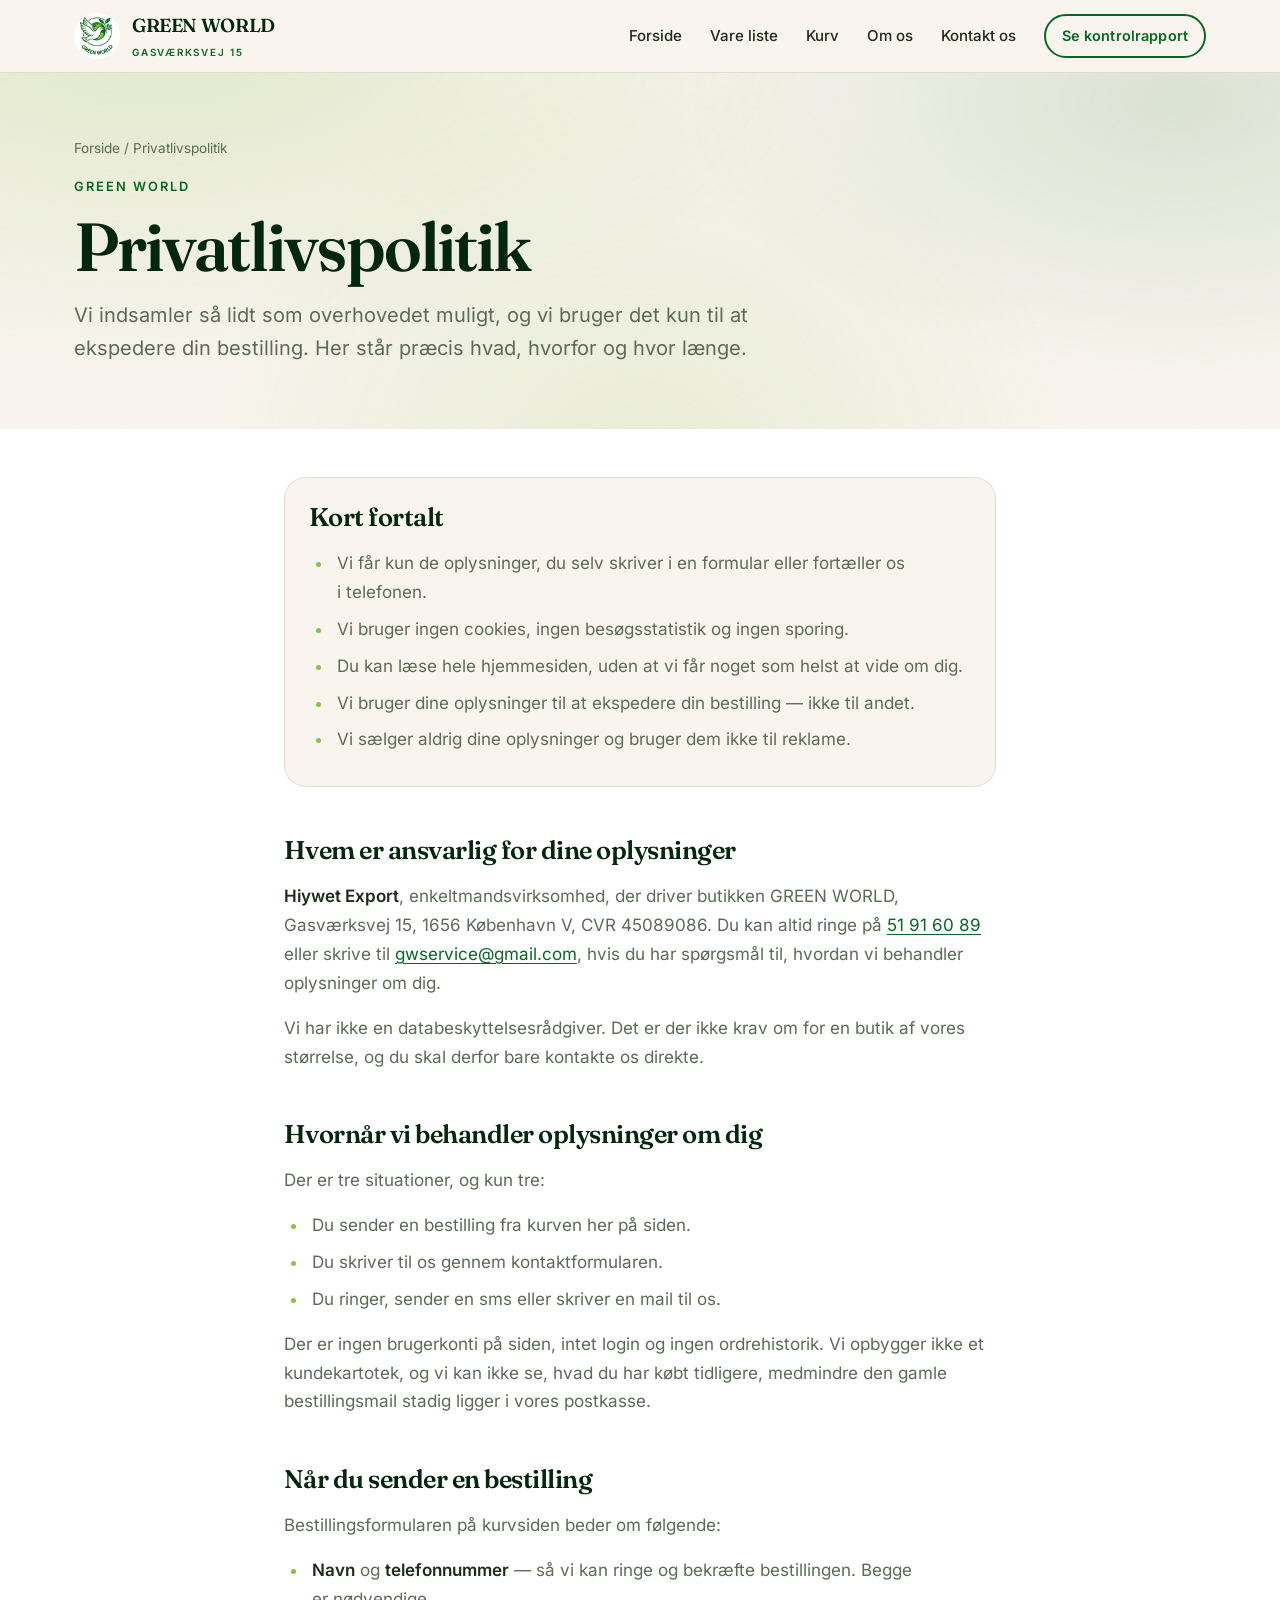
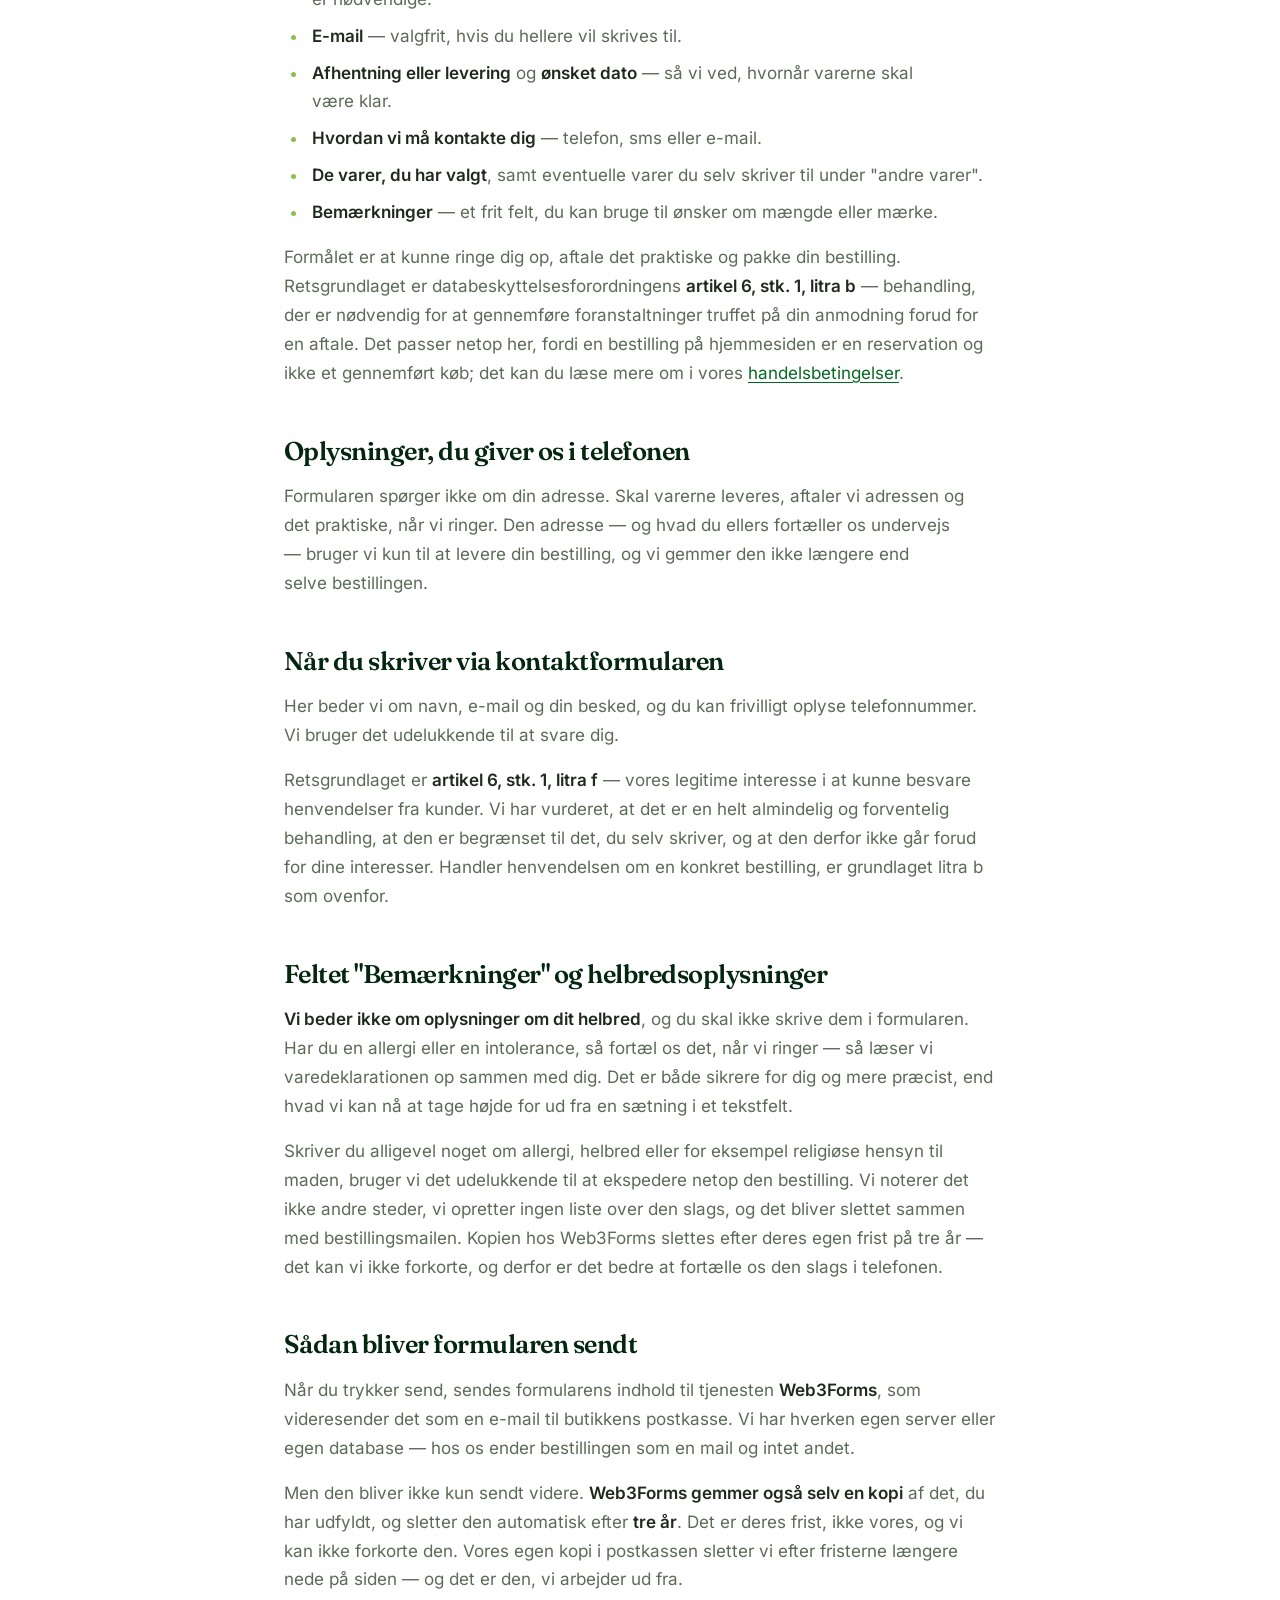
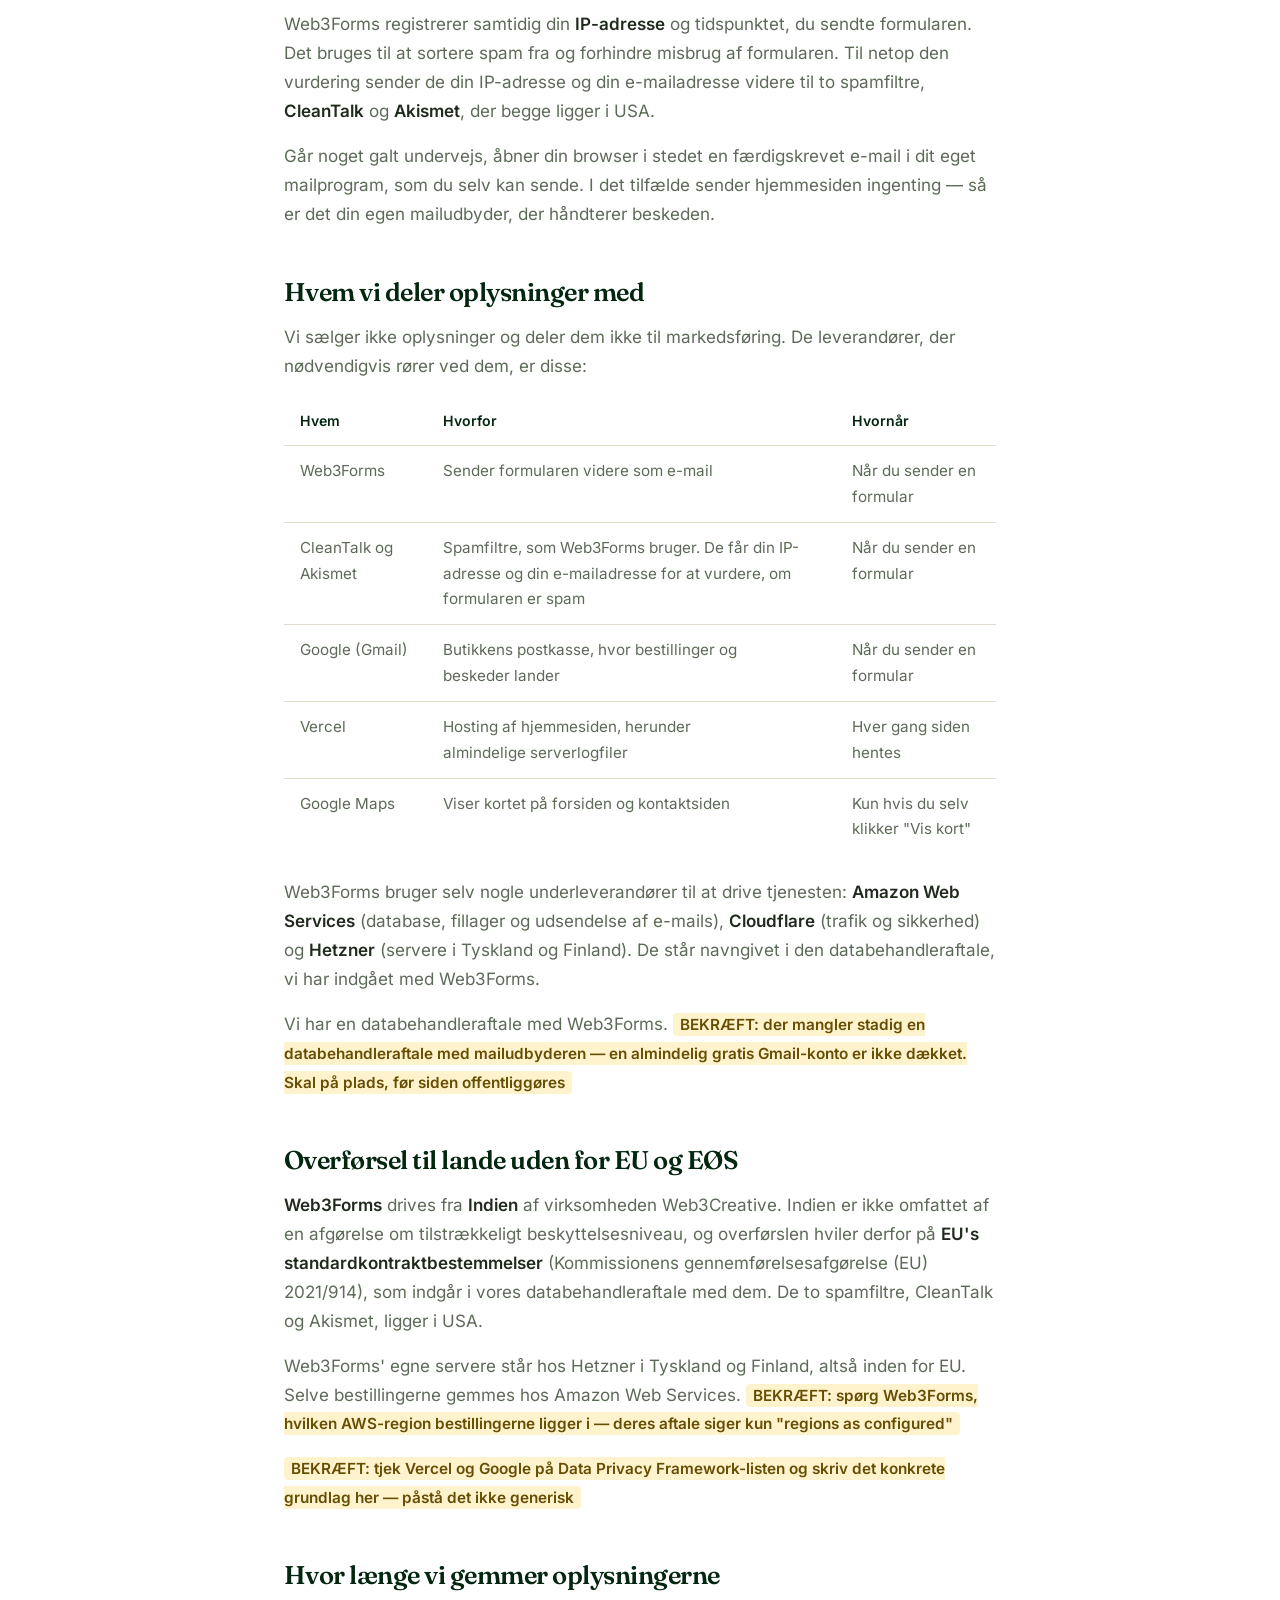
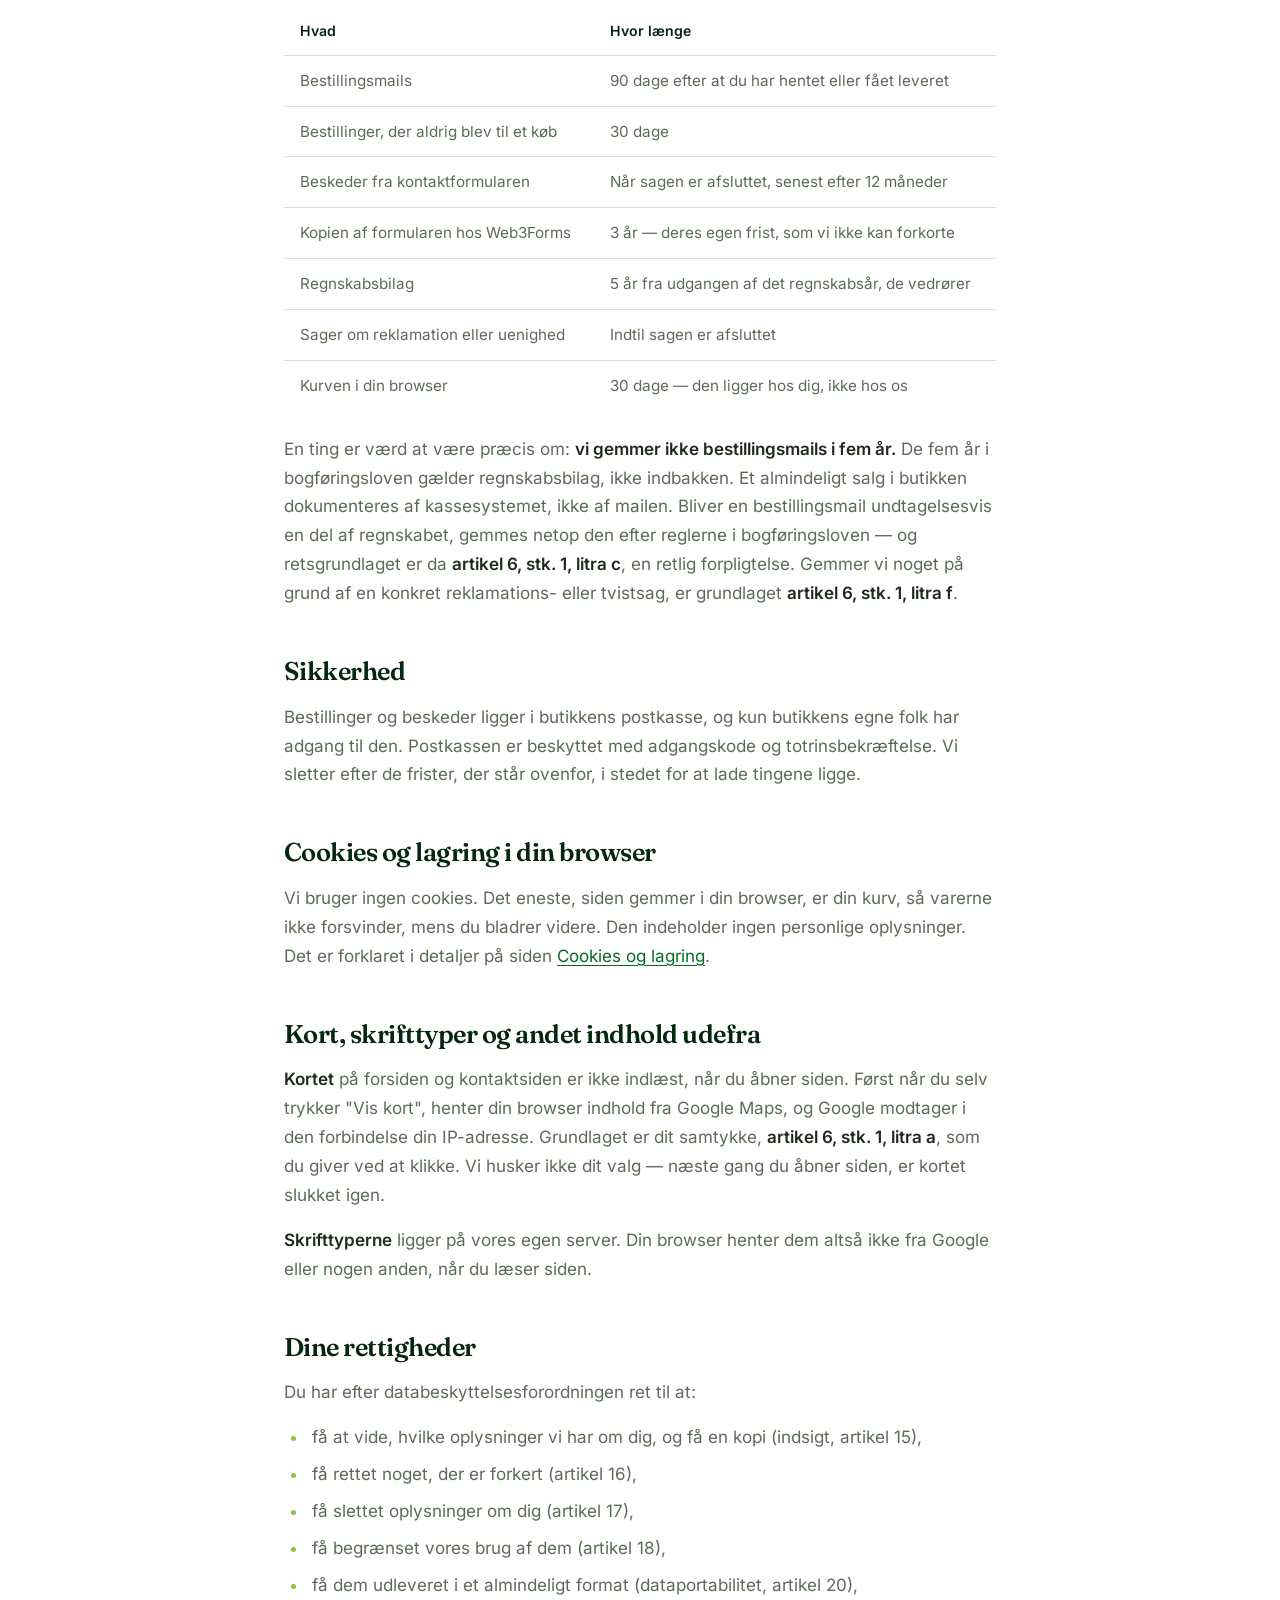
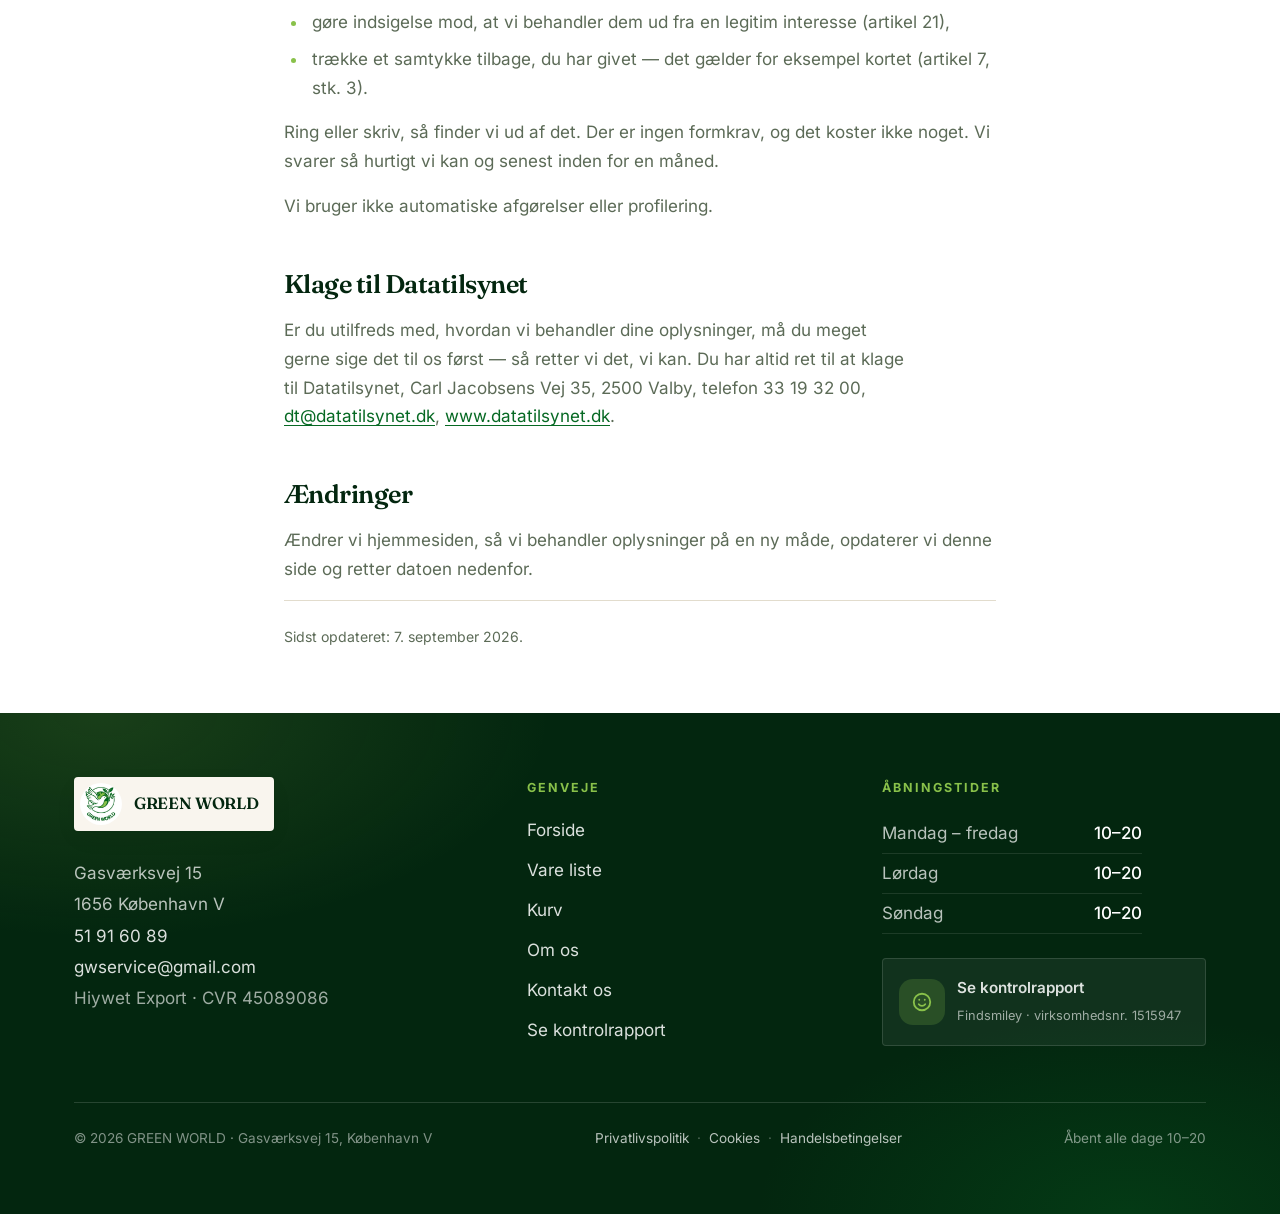
<file: privatlivspolitik.html>
<!doctype html>
<html lang="da">
<head>
<meta charset="utf-8">
<meta name="viewport" content="width=device-width, initial-scale=1, viewport-fit=cover">
<meta name="theme-color" content="#066923">
<title>Privatlivspolitik — GREEN WORLD</title>
<meta name="description" content="Sådan behandler GREEN WORLD dine personoplysninger. Vi bruger ingen cookies og ingen sporing, og vi bruger kun dine oplysninger til at ekspedere din bestilling.">
<meta property="og:title" content="Privatlivspolitik — GREEN WORLD">
<meta property="og:description" content="Sådan behandler vi dine personoplysninger. Ingen cookies, ingen sporing.">
<meta property="og:type" content="website">
<meta property="og:locale" content="da_DK">
<link rel="icon" href="assets/img/logo.jpg">
<link rel="preload" href="assets/fonts/fraunces-latin.woff2" as="font" type="font/woff2" crossorigin>
<link rel="preload" href="assets/fonts/inter-latin.woff2" as="font" type="font/woff2" crossorigin>
<link rel="stylesheet" href="assets/site.css">
</head>
<body>

<a class="gw-skip" href="#main">Spring til indhold</a>

<!-- ============================ HEADER ============================ -->
<header class="gw-header">
  <div class="gw-wrap gw-header__in">
    <a class="gw-logo" href="index.html" aria-label="GREEN WORLD — forside">
      <img src="assets/img/logo.jpg" alt="" width="46" height="46">
      <span>
        <span class="gw-logo__txt">GREEN WORLD</span>
        <span class="gw-logo__sub">Gasværksvej 15</span>
      </span>
    </a>

    <nav class="gw-nav" aria-label="Hovedmenu">
      <a class="gw-navlink" href="index.html">Forside</a>
      <a class="gw-navlink" href="vare-liste.html">Vare liste</a>
      <a class="gw-navlink" href="kurv.html">Kurv <span class="gw-cartcount" data-gw-cart-count hidden>0</span></a>
      <a class="gw-navlink" href="om-os.html">Om os</a>
      <a class="gw-navlink" href="kontakt.html">Kontakt os</a>
      <a class="gw-btn gw-btn--ghost" style="margin-left:12px" href="kontrol-rapport.html">Se kontrolrapport</a>
    </nav>

    <button class="gw-burger" type="button" data-menu-toggle aria-expanded="false" aria-controls="gw-sheet">
      <span></span>
      <span class="gw-sr">Åbn menu</span>
    </button>
  </div>
</header>

<main id="main">

  <!-- ============================ SIDEHOVED ============================ -->
  <section class="gw-pagehead gw-surface-glow gw-grain">
    <div class="gw-wrap">
      <p class="gw-crumbs"><a href="index.html">Forside</a> <span aria-hidden="true">/</span> Privatlivspolitik</p>
      <p class="gw-eyebrow">Green World</p>
      <h1 class="gw-h1">Privatlivspolitik</h1>
      <p class="gw-lead" style="max-width:58ch">
        Vi indsamler så lidt som overhovedet muligt, og vi bruger det kun til at ekspedere din bestilling. Her står præcis hvad, hvorfor og hvor længe.
      </p>
    </div>
  </section>

  <!-- ============================ INDHOLD ============================ -->
  <section class="gw-section gw-surface-white" style="padding-block:48px">
    <div class="gw-wrap-nar gw-prose">
      <div class="gw-tldr">
        <h2>Kort fortalt</h2>
        <ul>
          <li>Vi får kun de oplysninger, du selv skriver i en formular eller fortæller os i telefonen.</li>
          <li>Vi bruger ingen cookies, ingen besøgsstatistik og ingen sporing.</li>
          <li>Du kan læse hele hjemmesiden, uden at vi får noget som helst at vide om dig.</li>
          <li>Vi bruger dine oplysninger til at ekspedere din bestilling — ikke til andet.</li>
          <li>Vi sælger aldrig dine oplysninger og bruger dem ikke til reklame.</li>
        </ul>
      </div>

      <h2>Hvem er ansvarlig for dine oplysninger</h2>
      <p>
        <strong>Hiywet Export</strong>, enkeltmandsvirksomhed, der driver butikken GREEN WORLD,
        Gasværksvej 15, 1656 København V, CVR 45089086.
        Du kan altid ringe på <a href="tel:+4551916089">51 91 60 89</a> eller skrive til
        <a href="mailto:gwservice@gmail.com">gwservice@gmail.com</a>, hvis du har spørgsmål til,
        hvordan vi behandler oplysninger om dig.
      </p>
      <p>
        Vi har ikke en databeskyttelsesrådgiver. Det er der ikke krav om for en butik af vores
        størrelse, og du skal derfor bare kontakte os direkte.
      </p>

      <h2>Hvornår vi behandler oplysninger om dig</h2>
      <p>Der er tre situationer, og kun tre:</p>
      <ul>
        <li>Du sender en bestilling fra kurven her på siden.</li>
        <li>Du skriver til os gennem kontaktformularen.</li>
        <li>Du ringer, sender en sms eller skriver en mail til os.</li>
      </ul>
      <p>
        Der er ingen brugerkonti på siden, intet login og ingen ordrehistorik. Vi opbygger ikke et
        kundekartotek, og vi kan ikke se, hvad du har købt tidligere, medmindre den gamle
        bestillingsmail stadig ligger i vores postkasse.
      </p>

      <h2>Når du sender en bestilling</h2>
      <p>Bestillingsformularen på kurvsiden beder om følgende:</p>
      <ul>
        <li><strong>Navn</strong> og <strong>telefonnummer</strong> — så vi kan ringe og bekræfte bestillingen. Begge er nødvendige.</li>
        <li><strong>E-mail</strong> — valgfrit, hvis du hellere vil skrives til.</li>
        <li><strong>Afhentning eller levering</strong> og <strong>ønsket dato</strong> — så vi ved, hvornår varerne skal være klar.</li>
        <li><strong>Hvordan vi må kontakte dig</strong> — telefon, sms eller e-mail.</li>
        <li><strong>De varer, du har valgt</strong>, samt eventuelle varer du selv skriver til under "andre varer".</li>
        <li><strong>Bemærkninger</strong> — et frit felt, du kan bruge til ønsker om mængde eller mærke.</li>
      </ul>
      <p>
        Formålet er at kunne ringe dig op, aftale det praktiske og pakke din bestilling.
        Retsgrundlaget er databeskyttelsesforordningens <strong>artikel 6, stk. 1, litra b</strong> —
        behandling, der er nødvendig for at gennemføre foranstaltninger truffet på din anmodning
        forud for en aftale. Det passer netop her, fordi en bestilling på hjemmesiden er en
        reservation og ikke et gennemført køb; det kan du læse mere om i vores
        <a href="handelsbetingelser.html">handelsbetingelser</a>.
      </p>

      <h2>Oplysninger, du giver os i telefonen</h2>
      <p>
        Formularen spørger ikke om din adresse. Skal varerne leveres, aftaler vi adressen og det
        praktiske, når vi ringer. Den adresse — og hvad du ellers fortæller os undervejs — bruger vi
        kun til at levere din bestilling, og vi gemmer den ikke længere end selve bestillingen.
      </p>

      <h2>Når du skriver via kontaktformularen</h2>
      <p>
        Her beder vi om navn, e-mail og din besked, og du kan frivilligt oplyse telefonnummer.
        Vi bruger det udelukkende til at svare dig.
      </p>
      <p>
        Retsgrundlaget er <strong>artikel 6, stk. 1, litra f</strong> — vores legitime interesse i at
        kunne besvare henvendelser fra kunder. Vi har vurderet, at det er en helt almindelig og
        forventelig behandling, at den er begrænset til det, du selv skriver, og at den derfor ikke
        går forud for dine interesser. Handler henvendelsen om en konkret bestilling, er
        grundlaget litra b som ovenfor.
      </p>

      <h2>Feltet "Bemærkninger" og helbredsoplysninger</h2>
      <p>
        <strong>Vi beder ikke om oplysninger om dit helbred</strong>, og du skal ikke skrive dem i
        formularen. Har du en allergi eller en intolerance, så fortæl os det, når vi ringer — så
        læser vi varedeklarationen op sammen med dig. Det er både sikrere for dig og mere præcist,
        end hvad vi kan nå at tage højde for ud fra en sætning i et tekstfelt.
      </p>
      <p>
        Skriver du alligevel noget om allergi, helbred eller for eksempel religiøse hensyn til
        maden, bruger vi det udelukkende til at ekspedere netop den bestilling. Vi noterer det ikke
        andre steder, vi opretter ingen liste over den slags, og det bliver slettet sammen med
        bestillingsmailen. Kopien hos Web3Forms slettes efter deres egen frist på tre år — det
        kan vi ikke forkorte, og derfor er det bedre at fortælle os den slags i telefonen.
      </p>

      <h2>Sådan bliver formularen sendt</h2>
      <p>
        Når du trykker send, sendes formularens indhold til tjenesten <strong>Web3Forms</strong>,
        som videresender det som en e-mail til butikkens postkasse. Vi har hverken egen server
        eller egen database — hos os ender bestillingen som en mail og intet andet.
      </p>
      <p>
        Men den bliver ikke kun sendt videre. <strong>Web3Forms gemmer også selv en kopi</strong> af
        det, du har udfyldt, og sletter den automatisk efter <strong>tre år</strong>. Det er deres
        frist, ikke vores, og vi kan ikke forkorte den. Vores egen kopi i postkassen sletter vi
        efter fristerne længere nede på siden — og det er den, vi arbejder ud fra.
      </p>
      <p>
        Web3Forms registrerer samtidig din <strong>IP-adresse</strong> og tidspunktet, du sendte
        formularen. Det bruges til at sortere spam fra og forhindre misbrug af formularen. Til
        netop den vurdering sender de din IP-adresse og din e-mailadresse videre til to
        spamfiltre, <strong>CleanTalk</strong> og <strong>Akismet</strong>, der begge ligger i USA.
      </p>
      <p>
        Går noget galt undervejs, åbner din browser i stedet en færdigskrevet e-mail i dit eget
        mailprogram, som du selv kan sende. I det tilfælde sender hjemmesiden ingenting — så er det
        din egen mailudbyder, der håndterer beskeden.
      </p>

      <h2>Hvem vi deler oplysninger med</h2>
      <p>
        Vi sælger ikke oplysninger og deler dem ikke til markedsføring. De leverandører, der
        nødvendigvis rører ved dem, er disse:
      </p>
      <div class="gw-tablewrap">
        <table class="gw-table--stack">
          <thead>
            <tr><th>Hvem</th><th>Hvorfor</th><th>Hvornår</th></tr>
          </thead>
          <tbody>
            <tr><td data-label="Hvem">Web3Forms</td><td data-label="Hvorfor">Sender formularen videre som e-mail</td><td data-label="Hvornår">Når du sender en formular</td></tr>
            <tr><td data-label="Hvem">CleanTalk og Akismet</td><td data-label="Hvorfor">Spamfiltre, som Web3Forms bruger. De får din IP-adresse og din e-mailadresse for at vurdere, om formularen er spam</td><td data-label="Hvornår">Når du sender en formular</td></tr>
            <tr><td data-label="Hvem">Google (Gmail)</td><td data-label="Hvorfor">Butikkens postkasse, hvor bestillinger og beskeder lander</td><td data-label="Hvornår">Når du sender en formular</td></tr>
            <tr><td data-label="Hvem">Vercel</td><td data-label="Hvorfor">Hosting af hjemmesiden, herunder almindelige serverlogfiler</td><td data-label="Hvornår">Hver gang siden hentes</td></tr>
            <tr><td data-label="Hvem">Google Maps</td><td data-label="Hvorfor">Viser kortet på forsiden og kontaktsiden</td><td data-label="Hvornår">Kun hvis du selv klikker "Vis kort"</td></tr>
          </tbody>
        </table>
      </div>
      <p>
        Web3Forms bruger selv nogle underleverandører til at drive tjenesten:
        <strong>Amazon Web Services</strong> (database, fillager og udsendelse af e-mails),
        <strong>Cloudflare</strong> (trafik og sikkerhed) og <strong>Hetzner</strong> (servere i
        Tyskland og Finland). De står navngivet i den databehandleraftale, vi har indgået med
        Web3Forms.
      </p>
      <p>
        Vi har en databehandleraftale med Web3Forms.
        <mark class="gw-check">BEKRÆFT: der mangler stadig en databehandleraftale med mailudbyderen — en almindelig gratis Gmail-konto er ikke dækket. Skal på plads, før siden offentliggøres</mark>
      </p>

      <h2>Overførsel til lande uden for EU og EØS</h2>
      <p>
        <strong>Web3Forms</strong> drives fra <strong>Indien</strong> af virksomheden Web3Creative.
        Indien er ikke omfattet af en afgørelse om tilstrækkeligt beskyttelsesniveau, og
        overførslen hviler derfor på <strong>EU's standardkontraktbestemmelser</strong>
        (Kommissionens gennemførelsesafgørelse (EU) 2021/914), som indgår i vores
        databehandleraftale med dem. De to spamfiltre, CleanTalk og Akismet, ligger i USA.
      </p>
      <p>
        Web3Forms' egne servere står hos Hetzner i Tyskland og Finland, altså inden for EU. Selve
        bestillingerne gemmes hos Amazon Web Services.
        <mark class="gw-check">BEKRÆFT: spørg Web3Forms, hvilken AWS-region bestillingerne ligger i — deres aftale siger kun "regions as configured"</mark>
      </p>
      <p>
        <mark class="gw-check">BEKRÆFT: tjek Vercel og Google på Data Privacy Framework-listen og skriv det konkrete grundlag her — påstå det ikke generisk</mark>
      </p>

      <h2>Hvor længe vi gemmer oplysningerne</h2>
      <div class="gw-tablewrap">
        <table class="gw-table--stack">
          <thead>
            <tr><th>Hvad</th><th>Hvor længe</th></tr>
          </thead>
          <tbody>
            <tr><td data-label="Hvad">Bestillingsmails</td><td data-label="Hvor længe">90 dage efter at du har hentet eller fået leveret</td></tr>
            <tr><td data-label="Hvad">Bestillinger, der aldrig blev til et køb</td><td data-label="Hvor længe">30 dage</td></tr>
            <tr><td data-label="Hvad">Beskeder fra kontaktformularen</td><td data-label="Hvor længe">Når sagen er afsluttet, senest efter 12 måneder</td></tr>
            <tr><td data-label="Hvad">Kopien af formularen hos Web3Forms</td><td data-label="Hvor længe">3 år — deres egen frist, som vi ikke kan forkorte</td></tr>
            <tr><td data-label="Hvad">Regnskabsbilag</td><td data-label="Hvor længe">5 år fra udgangen af det regnskabsår, de vedrører</td></tr>
            <tr><td data-label="Hvad">Sager om reklamation eller uenighed</td><td data-label="Hvor længe">Indtil sagen er afsluttet</td></tr>
            <tr><td data-label="Hvad">Kurven i din browser</td><td data-label="Hvor længe">30 dage — den ligger hos dig, ikke hos os</td></tr>
          </tbody>
        </table>
      </div>
      <p>
        En ting er værd at være præcis om: <strong>vi gemmer ikke bestillingsmails i fem år.</strong>
        De fem år i bogføringsloven gælder regnskabsbilag, ikke indbakken. Et almindeligt salg i
        butikken dokumenteres af kassesystemet, ikke af mailen. Bliver en bestillingsmail
        undtagelsesvis en del af regnskabet, gemmes netop den efter reglerne i bogføringsloven —
        og retsgrundlaget er da <strong>artikel 6, stk. 1, litra c</strong>, en retlig forpligtelse.
        Gemmer vi noget på grund af en konkret reklamations- eller tvistsag, er grundlaget
        <strong>artikel 6, stk. 1, litra f</strong>.
      </p>

      <h2>Sikkerhed</h2>
      <p>
        Bestillinger og beskeder ligger i butikkens postkasse, og kun butikkens egne folk har
        adgang til den. Postkassen er beskyttet med adgangskode og totrinsbekræftelse. Vi sletter
        efter de frister, der står ovenfor, i stedet for at lade tingene ligge.
      </p>

      <h2>Cookies og lagring i din browser</h2>
      <p>
        Vi bruger ingen cookies. Det eneste, siden gemmer i din browser, er din kurv, så varerne
        ikke forsvinder, mens du bladrer videre. Den indeholder ingen personlige oplysninger.
        Det er forklaret i detaljer på siden <a href="cookies.html">Cookies og lagring</a>.
      </p>

      <h2>Kort, skrifttyper og andet indhold udefra</h2>
      <p>
        <strong>Kortet</strong> på forsiden og kontaktsiden er ikke indlæst, når du åbner siden.
        Først når du selv trykker "Vis kort", henter din browser indhold fra Google Maps, og Google
        modtager i den forbindelse din IP-adresse. Grundlaget er dit samtykke,
        <strong>artikel 6, stk. 1, litra a</strong>, som du giver ved at klikke. Vi husker ikke dit
        valg — næste gang du åbner siden, er kortet slukket igen.
      </p>
      <p>
        <strong>Skrifttyperne</strong> ligger på vores egen server. Din browser henter dem altså
        ikke fra Google eller nogen anden, når du læser siden.
      </p>

      <h2>Dine rettigheder</h2>
      <p>Du har efter databeskyttelsesforordningen ret til at:</p>
      <ul>
        <li>få at vide, hvilke oplysninger vi har om dig, og få en kopi (indsigt, artikel 15),</li>
        <li>få rettet noget, der er forkert (artikel 16),</li>
        <li>få slettet oplysninger om dig (artikel 17),</li>
        <li>få begrænset vores brug af dem (artikel 18),</li>
        <li>få dem udleveret i et almindeligt format (dataportabilitet, artikel 20),</li>
        <li>gøre indsigelse mod, at vi behandler dem ud fra en legitim interesse (artikel 21),</li>
        <li>trække et samtykke tilbage, du har givet — det gælder for eksempel kortet (artikel 7, stk. 3).</li>
      </ul>
      <p>
        Ring eller skriv, så finder vi ud af det. Der er ingen formkrav, og det koster ikke noget.
        Vi svarer så hurtigt vi kan og senest inden for en måned.
      </p>
      <p>Vi bruger ikke automatiske afgørelser eller profilering.</p>

      <h2>Klage til Datatilsynet</h2>
      <p>
        Er du utilfreds med, hvordan vi behandler dine oplysninger, må du meget gerne sige det til
        os først — så retter vi det, vi kan. Du har altid ret til at klage til Datatilsynet,
        Carl Jacobsens Vej 35, 2500 Valby, telefon 33 19 32 00,
        <a href="mailto:dt@datatilsynet.dk">dt@datatilsynet.dk</a>,
        <a href="https://www.datatilsynet.dk" target="_blank" rel="noopener">www.datatilsynet.dk</a>.
      </p>

      <h2>Ændringer</h2>
      <p>
        Ændrer vi hjemmesiden, så vi behandler oplysninger på en ny måde, opdaterer vi denne side
        og retter datoen nedenfor.
      </p>
      <p class="gw-updated">Sidst opdateret: 7. september 2026.</p>
    </div>
  </section>

</main>

<!-- ============================ FOOTER ============================ -->
<footer class="gw-footer">
  <div class="gw-wrap gw-footer__in">
    <div class="gw-footer__grid">

      <div>
        <a class="gw-footer__logo" href="index.html">
          <img src="assets/img/logo.jpg" alt="" width="42" height="42">
          <b>GREEN WORLD</b>
        </a>
        <address>
          Gasværksvej 15<br>
          1656 København V<br>
          <a href="tel:+4551916089">51 91 60 89</a><br>
          <a href="mailto:gwservice@gmail.com">gwservice@gmail.com</a><br>
          <span style="color:rgba(255,255,255,.62)">Hiywet Export &middot; CVR 45089086</span>
        </address>
      </div>

      <div>
        <h3>Genveje</h3>
        <ul>
          <li><a href="index.html">Forside</a></li>
          <li><a href="vare-liste.html">Vare liste</a></li>
          <li><a href="kurv.html">Kurv</a></li>
          <li><a href="om-os.html">Om os</a></li>
          <li><a href="kontakt.html">Kontakt os</a></li>
          <li><a href="kontrol-rapport.html">Se kontrolrapport</a></li>
        </ul>
      </div>

      <div>
        <h3>Åbningstider</h3>
        <div class="gw-footer__hours"><span>Mandag – fredag</span><b>10–20</b></div>
        <div class="gw-footer__hours"><span>Lørdag</span><b>10–20</b></div>
        <div class="gw-footer__hours"><span>Søndag</span><b>10–20</b></div>

        <a class="gw-smiley" style="margin-top:24px" href="https://www.findsmiley.dk/app/1515947" target="_blank" rel="noopener">
          <span class="gw-icon gw-icon--leaf" aria-hidden="true" style="background:rgba(137,193,74,.2);color:#89c14a">
            <svg width="22" height="22" viewBox="0 0 24 24" fill="none" stroke="currentColor" stroke-width="2" stroke-linecap="round"><circle cx="12" cy="12" r="9"/><path d="M8.5 14.5a4.5 4.5 0 0 0 7 0"/><path d="M9 9.5h.01M15 9.5h.01"/></svg>
          </span>
          <span>
            <b>Se kontrolrapport</b>
            <small>Findsmiley · virksomhedsnr. 1515947</small>
          </span>
        </a>
      </div>

    </div>

    <div class="gw-footer__bar">
      <span>© <span data-gw-year>2026</span> GREEN WORLD · Gasværksvej 15, København V</span>
      <span class="gw-footer__legal">
        <a href="privatlivspolitik.html">Privatlivspolitik</a> <span aria-hidden="true">·</span>
        <a href="cookies.html">Cookies</a> <span aria-hidden="true">·</span>
        <a href="handelsbetingelser.html">Handelsbetingelser</a>
      </span>
      <span>Åbent alle dage 10–20</span>
    </div>
  </div>
</footer>

<!-- ============================ MOBIL: BUNDBJÆLKE + MENU ============================ -->
<div class="gw-bottombar">
  <a class="gw-btn" href="kurv.html">Bestil varer <span class="gw-cartcount" data-gw-cart-count hidden>0</span></a>
  <a class="gw-btn gw-btn--ghost" href="tel:+4551916089">Ring til os</a>
</div>

<div class="gw-scrim" id="gw-scrim" data-open="false"></div>

<div class="gw-sheet" id="gw-sheet" data-open="false" role="dialog" aria-modal="true" aria-label="Menu" aria-hidden="true">
  <div class="gw-sheet__grab"></div>
  <nav aria-label="Mobilmenu">
    <a class="gw-sheet__link" href="index.html">Forside <svg width="18" height="18" viewBox="0 0 24 24" fill="none" stroke="currentColor" stroke-width="2" stroke-linecap="round" stroke-linejoin="round" aria-hidden="true"><path d="M9 6l6 6-6 6"/></svg></a>
    <a class="gw-sheet__link" href="vare-liste.html">Vare liste <svg width="18" height="18" viewBox="0 0 24 24" fill="none" stroke="currentColor" stroke-width="2" stroke-linecap="round" stroke-linejoin="round" aria-hidden="true"><path d="M9 6l6 6-6 6"/></svg></a>
    <a class="gw-sheet__link" href="kurv.html"><span>Kurv <span class="gw-cartcount" data-gw-cart-count hidden>0</span></span> <svg width="18" height="18" viewBox="0 0 24 24" fill="none" stroke="currentColor" stroke-width="2" stroke-linecap="round" stroke-linejoin="round" aria-hidden="true"><path d="M9 6l6 6-6 6"/></svg></a>
    <a class="gw-sheet__link" href="om-os.html">Om os <svg width="18" height="18" viewBox="0 0 24 24" fill="none" stroke="currentColor" stroke-width="2" stroke-linecap="round" stroke-linejoin="round" aria-hidden="true"><path d="M9 6l6 6-6 6"/></svg></a>
    <a class="gw-sheet__link" href="kontakt.html">Kontakt os <svg width="18" height="18" viewBox="0 0 24 24" fill="none" stroke="currentColor" stroke-width="2" stroke-linecap="round" stroke-linejoin="round" aria-hidden="true"><path d="M9 6l6 6-6 6"/></svg></a>
    <a class="gw-sheet__link" href="kontrol-rapport.html">Se kontrolrapport <svg width="18" height="18" viewBox="0 0 24 24" fill="none" stroke="currentColor" stroke-width="2" stroke-linecap="round" stroke-linejoin="round" aria-hidden="true"><path d="M9 6l6 6-6 6"/></svg></a>
  </nav>
  <div class="gw-sheet__foot">
    <a class="gw-btn gw-btn--block" href="kurv.html">Bestil varer</a>
    <a class="gw-btn gw-btn--ghost gw-btn--block" href="tel:+4551916089">Ring 51 91 60 89</a>
  </div>
</div>

<script src="assets/site.js"></script>
</body>
</html>
</file>
<file: assets/site.css>
/* =========================================================================
   GREEN WORLD — delt designsystem
   Farver samplet direkte fra Brand_assets/logo.jpeg
   ========================================================================= */

/* -------------------------------------------------------------------------
   Skrifttyper — selvhostede.
   Begge er variable fonte: én fil dækker hele vægtintervallet, så de to
   regler herunder erstatter de 37 @font-face-regler, Google leverede.
   Grunden til at de ligger her og ikke hos Google: et <link> til
   fonts.googleapis.com sender den besøgendes IP-adresse til Google ved hvert
   sidevisning, før brugeren har foretaget sig noget. Nu hentes intet udefra.
   Latin-udsnittet (U+0000-00FF) dækker æ ø å Æ Ø Å.
   ------------------------------------------------------------------------- */
@font-face {
  font-family: 'Fraunces';
  font-style: normal;
  font-weight: 500 700;
  font-display: swap;
  src: url('fonts/fraunces-latin.woff2') format('woff2');
  unicode-range: U+0000-00FF, U+0131, U+0152-0153, U+02BB-02BC, U+02C6, U+02DA, U+02DC,
                 U+0304, U+0308, U+0329, U+2000-206F, U+20AC, U+2122, U+2191, U+2193,
                 U+2212, U+2215, U+FEFF, U+FFFD;
}
@font-face {
  font-family: 'Inter';
  font-style: normal;
  font-weight: 400 700;
  font-display: swap;
  src: url('fonts/inter-latin.woff2') format('woff2');
  unicode-range: U+0000-00FF, U+0131, U+0152-0153, U+02BB-02BC, U+02C6, U+02DA, U+02DC,
                 U+0304, U+0308, U+0329, U+2000-206F, U+20AC, U+2122, U+2191, U+2193,
                 U+2212, U+2215, U+FEFF, U+FFFD;
}

:root {
  /* Brand — udtrukket fra logoet */
  --forest:   #066923;
  --forest-d: #05541c;
  --forest-l: #0a8630;
  --leaf:     #89c14a;
  --leaf-d:   #6da535;
  --deep:     #03260f;

  /* Flader */
  --cream: #f9f5ee;
  --sand:  #efe7d8;
  --white: #ffffff;
  --ink:   #1e2a1b;
  --muted: #5c6b57;
  --line:  #e2dccd;

  /* Lagdelte, grøntonede skygger — aldrig flad shadow-md */
  --sh-sm: 0 1px 2px rgba(3,38,15,.06), 0 2px 6px -2px rgba(3,38,15,.10);
  --sh-md: 0 1px 2px rgba(3,38,15,.06), 0 8px 24px -8px rgba(3,38,15,.18);
  --sh-lg: 0 2px 4px rgba(3,38,15,.06), 0 18px 40px -12px rgba(3,38,15,.24);
  --sh-xl: 0 4px 8px rgba(3,38,15,.08), 0 32px 64px -20px rgba(3,38,15,.30);

  /* Afstandsskala */
  --s1: 4px;  --s2: 8px;  --s3: 12px; --s4: 16px;
  --s6: 24px; --s8: 32px; --s12: 48px; --s16: 64px; --s24: 96px;

  --r-sm: 8px; --r-md: 14px; --r-lg: 22px; --r-xl: 32px;

  /* Spring-agtig easing */
  --ease: cubic-bezier(.22,1,.36,1);
  --header-h: 72px;
}

/* Kornstruktur — genbruges som baggrundslag */
.gw-grain::after {
  content: ""; position: absolute; inset: 0; pointer-events: none;
  opacity: .05; mix-blend-mode: multiply;
  background-image: url("data:image/svg+xml,%3Csvg xmlns='http://www.w3.org/2000/svg' width='160' height='160'%3E%3Cfilter id='n'%3E%3CfeTurbulence type='fractalNoise' baseFrequency='.85' numOctaves='3'/%3E%3C/filter%3E%3Crect width='160' height='160' filter='url(%23n)'/%3E%3C/svg%3E");
}

/* ---------- Basis ---------- */
* { box-sizing: border-box; }

html {
  -webkit-text-size-adjust: 100%;
  scroll-behavior: smooth;
  scroll-padding-top: calc(var(--header-h) + 16px);
}
@media (prefers-reduced-motion: reduce) {
  html { scroll-behavior: auto; }
  *, *::before, *::after { animation-duration: .01ms !important; transition-duration: .01ms !important; }
}

body {
  margin: 0;
  background: var(--cream);
  color: var(--ink);
  font-family: Inter, system-ui, -apple-system, "Segoe UI", sans-serif;
  font-size: 17px;
  line-height: 1.7;
  overflow-x: hidden;
}
@media (max-width: 767px) {
  /* plads til den faste bundbjælke i tommelzonen */
  body { padding-bottom: calc(68px + env(safe-area-inset-bottom)); }
}

/* display fra en klasse slår browserens egen [hidden]-regel. Uden dette
   bliver "0,00 kr"-summen og antalschippen stående på en tom kurv. */
[hidden] { display: none !important; }

img { max-width: 100%; height: auto; display: block; }

::selection { background: var(--leaf); color: var(--deep); }

/* ---------- Typografi ---------- */
.gw-h1, .gw-h2, .gw-h3, .gw-h4 {
  font-family: Fraunces, Georgia, "Times New Roman", serif;
  font-weight: 600;
  letter-spacing: -0.03em;
  line-height: 1.08;
  margin: 0;
  color: var(--deep);
  text-wrap: balance;
}
.gw-h1 { font-size: clamp(2.25rem, 6vw + .5rem, 4.25rem); }
.gw-h2 { font-size: clamp(1.75rem, 3.4vw + .6rem, 2.9rem); line-height: 1.12; }
.gw-h3 { font-size: clamp(1.25rem, 1.2vw + .85rem, 1.6rem); line-height: 1.2; letter-spacing: -0.02em; }
.gw-h4 { font-size: 1.1rem; line-height: 1.3; letter-spacing: -0.015em; }

.gw-eyebrow {
  font-size: .8rem; font-weight: 600; text-transform: uppercase;
  letter-spacing: .16em; color: var(--forest); margin: 0 0 var(--s3);
}
.gw-lead { font-size: clamp(1.05rem, .5vw + .95rem, 1.25rem); color: var(--muted); line-height: 1.65; margin: var(--s4) 0 0; text-wrap: pretty; }
.gw-body { color: var(--muted); margin: var(--s4) 0 0; text-wrap: pretty; }
.gw-body strong { color: var(--ink); font-weight: 600; }

/* ---------- Layout ---------- */
.gw-wrap     { width: 100%; max-width: 1180px; margin-inline: auto; padding-inline: var(--s6); }
.gw-wrap-nar { width: 100%; max-width: 760px;  margin-inline: auto; padding-inline: var(--s6); }
.gw-section  { position: relative; padding-block: var(--s12); }
@media (min-width: 768px) { .gw-section { padding-block: var(--s24); } }

.gw-surface-cream { background: var(--cream); }
.gw-surface-white { background: var(--white); }
.gw-surface-sand  { background: var(--sand); }

/* Lagdelte radiale gradienter */
.gw-surface-glow {
  background:
    radial-gradient(1100px 520px at 12% -10%, rgba(137,193,74,.20), transparent 62%),
    radial-gradient(820px 460px at 92% 8%,   rgba(6,105,35,.12),  transparent 60%),
    radial-gradient(680px 680px at 50% 118%, rgba(137,193,74,.14), transparent 64%),
    var(--cream);
}

.gw-rule { height: 1px; border: 0; background: linear-gradient(90deg, transparent, var(--line) 18%, var(--line) 82%, transparent); margin: 0; }

/* ---------- Knapper ---------- */
.gw-btn {
  --btn-bg: var(--forest); --btn-fg: #fff; --btn-bd: var(--forest);
  display: inline-flex; align-items: center; justify-content: center; gap: var(--s2);
  min-height: 48px; padding: 0 var(--s6);
  border: 2px solid var(--btn-bd); border-radius: 999px;
  background: var(--btn-bg); color: var(--btn-fg);
  font: inherit; font-size: .98rem; font-weight: 600; letter-spacing: .01em;
  text-decoration: none; cursor: pointer; white-space: nowrap;
  box-shadow: var(--sh-sm);
  transition: transform .32s var(--ease), opacity .32s var(--ease), box-shadow .32s var(--ease);
}
.gw-btn:hover  { transform: translateY(-2px); box-shadow: var(--sh-md); }
.gw-btn:active { transform: translateY(0) scale(.985); box-shadow: var(--sh-sm); }
.gw-btn:focus-visible { outline: 3px solid var(--leaf); outline-offset: 3px; }

.gw-btn--ghost { --btn-bg: transparent; --btn-fg: var(--forest); --btn-bd: var(--forest); box-shadow: none; }
.gw-btn--ghost:hover { box-shadow: var(--sh-sm); }
.gw-btn--leaf   { --btn-bg: var(--leaf); --btn-fg: var(--deep); --btn-bd: var(--leaf); }
.gw-btn--light  { --btn-bg: #fff; --btn-fg: var(--forest); --btn-bd: #fff; }
.gw-btn--onDark { --btn-bg: transparent; --btn-fg: #fff; --btn-bd: rgba(255,255,255,.55); box-shadow: none; }
.gw-btn--lg     { min-height: 56px; padding: 0 var(--s8); font-size: 1.05rem; }
.gw-btn--block  { width: 100%; }

/* Tekstlink */
.gw-link {
  color: var(--forest); font-weight: 600; text-decoration: none;
  background-image: linear-gradient(currentColor, currentColor);
  background-size: 100% 1.5px; background-repeat: no-repeat; background-position: 0 100%;
  transition: opacity .3s var(--ease);
}
.gw-link:hover { opacity: .7; }
.gw-link:focus-visible { outline: 3px solid var(--leaf); outline-offset: 2px; border-radius: 3px; }

/* =========================================================================
   Header
   ========================================================================= */
.gw-header {
  position: sticky; top: 0; z-index: 60;
  background: rgba(249,245,238,.88);
  backdrop-filter: blur(14px); -webkit-backdrop-filter: blur(14px);
  border-bottom: 1px solid var(--line);
  padding-top: env(safe-area-inset-top);
}
.gw-header__in {
  min-height: var(--header-h);
  display: flex; align-items: center; justify-content: space-between; gap: var(--s4);
}
.gw-logo { display: inline-flex; align-items: center; gap: var(--s3); text-decoration: none; border-radius: var(--r-sm); }
.gw-logo:focus-visible { outline: 3px solid var(--leaf); outline-offset: 4px; }
.gw-logo img { width: 46px; height: 46px; border-radius: 50%; }
.gw-logo__txt { font-family: Fraunces, Georgia, serif; font-weight: 600; font-size: 1.18rem; letter-spacing: -0.02em; color: var(--deep); line-height: 1; }
.gw-logo__sub { display: block; font-family: Inter, sans-serif; font-size: .62rem; font-weight: 600; text-transform: uppercase; letter-spacing: .18em; color: var(--forest); margin-top: 3px; }

.gw-nav { display: none; align-items: center; gap: var(--s1); }
@media (min-width: 900px) { .gw-nav { display: flex; } }
.gw-navlink {
  position: relative; display: inline-flex; align-items: center;
  min-height: 44px; padding: 0 var(--s3);
  color: var(--ink); text-decoration: none; font-size: .94rem; font-weight: 500;
  border-radius: var(--r-sm);
  transition: opacity .3s var(--ease);
}
.gw-navlink::after {
  content: ""; position: absolute; left: var(--s3); right: var(--s3); bottom: 12px;
  height: 2px; background: var(--forest); border-radius: 2px;
  transform: scaleX(0); transform-origin: left; transition: transform .34s var(--ease);
}
.gw-navlink:hover::after { transform: scaleX(1); }
.gw-navlink:focus-visible { outline: 3px solid var(--leaf); outline-offset: 2px; }
.gw-navlink[aria-current="page"] { color: var(--forest); font-weight: 600; }
.gw-navlink[aria-current="page"]::after { transform: scaleX(1); }

.gw-header .gw-btn { min-height: 44px; padding: 0 var(--s4); font-size: .9rem; }

/* Hamburger — 48x48 tap target */
.gw-burger {
  display: inline-flex; align-items: center; justify-content: center;
  width: 48px; height: 48px; padding: 0;
  background: transparent; border: 1px solid var(--line); border-radius: 12px;
  cursor: pointer; color: var(--deep);
  transition: transform .3s var(--ease), background-color .3s var(--ease);
}
@media (min-width: 900px) { .gw-burger { display: none; } }
.gw-burger:hover  { background: rgba(6,105,35,.06); }
.gw-burger:active { transform: scale(.94); }
.gw-burger:focus-visible { outline: 3px solid var(--leaf); outline-offset: 3px; }
.gw-burger span { display: block; width: 20px; height: 2px; background: currentColor; border-radius: 2px; position: relative; }
.gw-burger span::before, .gw-burger span::after {
  content: ""; position: absolute; left: 0; width: 20px; height: 2px; background: currentColor; border-radius: 2px;
}
.gw-burger span::before { top: -6px; }
.gw-burger span::after  { top:  6px; }

/* =========================================================================
   Bottom-sheet mobilmenu
   ========================================================================= */
.gw-scrim {
  position: fixed; inset: 0; z-index: 70;
  background: rgba(3,38,15,.5);
  backdrop-filter: blur(3px); -webkit-backdrop-filter: blur(3px);
  opacity: 0; visibility: hidden;
  transition: opacity .34s var(--ease), visibility .34s var(--ease);
}
.gw-scrim[data-open="true"] { opacity: 1; visibility: visible; }

.gw-sheet {
  position: fixed; left: 0; right: 0; bottom: 0; z-index: 80;
  background: var(--cream);
  border-radius: var(--r-xl) var(--r-xl) 0 0;
  box-shadow: var(--sh-xl);
  padding: var(--s3) var(--s6) calc(var(--s6) + env(safe-area-inset-bottom));
  max-height: 86vh; overflow-y: auto;
  transform: translateY(101%);
  transition: transform .42s var(--ease);
}
.gw-sheet[data-open="true"] { transform: translateY(0); }
@media (min-width: 900px) { .gw-scrim, .gw-sheet { display: none; } }

.gw-sheet__grab { width: 44px; height: 4px; background: var(--line); border-radius: 999px; margin: var(--s2) auto var(--s4); }
.gw-sheet__link {
  display: flex; align-items: center; justify-content: space-between;
  min-height: 56px; padding: 0 var(--s2);
  color: var(--deep); text-decoration: none;
  font-family: Fraunces, Georgia, serif; font-size: 1.3rem; font-weight: 600; letter-spacing: -0.02em;
  border-bottom: 1px solid var(--line);
  transition: opacity .3s var(--ease), transform .3s var(--ease);
}
.gw-sheet__link:active { transform: translateX(3px); opacity: .65; }
.gw-sheet__link:focus-visible { outline: 3px solid var(--leaf); outline-offset: -3px; border-radius: var(--r-sm); }
.gw-sheet__link[aria-current="page"] { color: var(--forest); }
.gw-sheet__link svg { flex: none; color: var(--forest); opacity: .5; }
.gw-sheet__foot { display: grid; gap: var(--s3); margin-top: var(--s6); }

/* =========================================================================
   Fast bundbjælke (tommelzone) — kun mobil
   ========================================================================= */
.gw-bottombar {
  position: fixed; left: 0; right: 0; bottom: 0; z-index: 50;
  display: grid; grid-template-columns: 1fr 1fr; gap: var(--s3);
  padding: var(--s3) var(--s4) calc(var(--s3) + env(safe-area-inset-bottom));
  background: rgba(249,245,238,.94);
  backdrop-filter: blur(14px); -webkit-backdrop-filter: blur(14px);
  border-top: 1px solid var(--line);
}
@media (min-width: 768px) { .gw-bottombar { display: none; } }
.gw-bottombar .gw-btn { min-height: 46px; padding: 0 var(--s3); font-size: .92rem; }

/* =========================================================================
   Hero
   ========================================================================= */
.gw-hero { position: relative; isolation: isolate; overflow: hidden; background: var(--deep); }
.gw-hero__media { position: absolute; inset: 0; z-index: -3; }
.gw-hero__media img { width: 100%; height: 100%; object-fit: cover; }
/* farvebehandlingslag */
.gw-hero__tint {
  position: absolute; inset: 0; z-index: -2;
  background: linear-gradient(160deg, var(--forest), var(--deep) 70%);
  mix-blend-mode: multiply; opacity: .82;
}
/* læsbarhedsgradient */
.gw-hero__scrim {
  position: absolute; inset: 0; z-index: -1;
  background:
    linear-gradient(to top, rgba(3,38,15,.86) 0%, rgba(3,38,15,.30) 46%, rgba(3,38,15,.55) 100%),
    radial-gradient(760px 420px at 22% 78%, rgba(137,193,74,.24), transparent 70%);
}
.gw-hero__in { position: relative; padding-block: clamp(72px, 16vh, 148px); }
.gw-hero .gw-h1 { color: #fff; }
.gw-hero__lead { color: rgba(255,255,255,.86); font-size: clamp(1.05rem, .6vw + .95rem, 1.3rem); max-width: 46ch; margin: var(--s6) 0 0; line-height: 1.6; text-wrap: pretty; }
.gw-hero__eyebrow { color: var(--leaf); }
.gw-hero__cta { display: flex; flex-wrap: wrap; gap: var(--s3); margin-top: var(--s8); }
.gw-hero__facts { display: flex; flex-wrap: wrap; gap: var(--s3) var(--s6); margin-top: var(--s12); padding-top: var(--s6); border-top: 1px solid rgba(255,255,255,.2); }
.gw-hero__fact { color: rgba(255,255,255,.82); font-size: .92rem; display: inline-flex; align-items: center; gap: var(--s2); }
.gw-hero__fact svg { color: var(--leaf); flex: none; }
.gw-hero__fact-link { color: inherit; text-decoration: none; padding: 10px 0; margin: -10px 0; transition: color .18s cubic-bezier(.2,.8,.3,1); }
.gw-hero__fact-link:hover { color: #fff; text-decoration: underline; text-underline-offset: 3px; }
.gw-hero__fact-link:focus-visible { outline: 2px solid var(--leaf); outline-offset: 3px; border-radius: 3px; color: #fff; }
.gw-hero__fact-link:active { color: rgba(255,255,255,.7); }

/* Sidehoved på undersider */
.gw-pagehead { position: relative; overflow: hidden; padding-block: var(--s12) var(--s12); }
@media (min-width: 768px) { .gw-pagehead { padding-block: var(--s16) var(--s16); } }
.gw-crumbs { font-size: .85rem; color: var(--muted); margin: 0 0 var(--s4); }
.gw-crumbs a { color: var(--muted); text-decoration: none; }
.gw-crumbs a:hover { color: var(--forest); text-decoration: underline; }
.gw-crumbs a:focus-visible { outline: 3px solid var(--leaf); outline-offset: 2px; border-radius: 3px; }

/* =========================================================================
   Kort
   ========================================================================= */
.gw-card {
  position: relative; background: var(--white);
  border: 1px solid var(--line); border-radius: var(--r-lg);
  box-shadow: var(--sh-sm);
  padding: var(--s6);
  transition: transform .36s var(--ease), box-shadow .36s var(--ease);
}
.gw-card--float { box-shadow: var(--sh-md); }
a.gw-card:hover, .gw-card--hov:hover { transform: translateY(-4px); box-shadow: var(--sh-lg); }
a.gw-card:focus-visible { outline: 3px solid var(--leaf); outline-offset: 3px; }
a.gw-card:active { transform: translateY(-1px); box-shadow: var(--sh-sm); }

/* Varekort */
.gw-prod {
  display: flex; flex-direction: column; overflow: hidden;
  background: var(--white); border: 1px solid var(--line); border-radius: var(--r-lg);
  box-shadow: var(--sh-sm);
  transition: transform .36s var(--ease), box-shadow .36s var(--ease);
}
.gw-prod:hover { transform: translateY(-4px); box-shadow: var(--sh-lg); }
.gw-prod__media { position: relative; aspect-ratio: 1 / 1; background: var(--white); overflow: hidden; }
.gw-prod__media img { width: 100%; height: 100%; object-fit: contain; padding: 14px; transition: transform .5s var(--ease); }
.gw-prod__media--cover img { object-fit: cover; padding: 0; }
.gw-prod:hover .gw-prod__media img { transform: scale(1.05); }
.gw-prod__body { padding: var(--s4) var(--s6) var(--s6); display: flex; flex-direction: column; gap: var(--s2); flex: 1; }
.gw-prod__name { font-family: Fraunces, Georgia, serif; font-size: 1.12rem; font-weight: 600; letter-spacing: -0.02em; color: var(--deep); margin: 0; }
.gw-prod__desc { font-size: .93rem; color: var(--muted); line-height: 1.6; margin: 0; flex: 1; }
.gw-prod__price { font-size: .95rem; font-weight: 700; color: var(--forest); margin: 0; }

.gw-badge {
  position: absolute; top: var(--s3); left: var(--s3); z-index: 2;
  display: inline-flex; align-items: center;
  padding: 4px 11px; border-radius: 999px;
  background: var(--forest); color: #fff;
  font-size: .68rem; font-weight: 700; text-transform: uppercase; letter-spacing: .1em;
  box-shadow: var(--sh-sm);
}
.gw-badge--leaf { background: var(--leaf); color: var(--deep); }
.gw-badge--sand { background: var(--sand); color: var(--muted); box-shadow: none; }

/* Kategori-overskrift */
.gw-cat { display: flex; align-items: baseline; gap: var(--s4); margin-bottom: var(--s6); }
.gw-cat__line { flex: 1; height: 1px; background: var(--line); }
.gw-cat__count { font-size: .82rem; color: var(--muted); white-space: nowrap; }

/* Ikonflise */
.gw-icon {
  display: inline-flex; align-items: center; justify-content: center;
  width: 46px; height: 46px; border-radius: 14px;
  background: rgba(6,105,35,.09); color: var(--forest); flex: none;
}
.gw-icon--leaf { background: rgba(137,193,74,.22); }

/* =========================================================================
   Formularer
   ========================================================================= */
.gw-field { display: block; margin-bottom: var(--s6); }
.gw-label { display: block; font-size: .9rem; font-weight: 600; color: var(--deep); margin-bottom: var(--s2); }
.gw-label span { font-weight: 400; color: var(--muted); }
.gw-input, .gw-select, .gw-textarea {
  width: 100%; min-height: 50px; padding: 12px var(--s4);
  font: inherit; font-size: 16px;            /* 16px = ingen zoom på iOS */
  color: var(--ink); background: var(--white);
  border: 1.5px solid var(--line); border-radius: var(--r-md);
  transition: box-shadow .3s var(--ease), border-color .3s var(--ease);
}
.gw-textarea { min-height: 132px; resize: vertical; line-height: 1.6; }

/* iOS Safari giver input[type=date] en indbygget bredde, der ignorerer width:100%
   og derfor stikker ud over skærmen. Nulstil den native styling og lad feltet krympe. */
.gw-input[type="date"] {
  -webkit-appearance: none; appearance: none;
  min-width: 0; max-width: 100%; display: block;
}
.gw-input[type="date"]::-webkit-date-and-time-value { text-align: left; margin: 0; min-width: 0; }
.gw-input[type="date"]::-webkit-calendar-picker-indicator { margin: 0 0 0 auto; flex: none; }
.gw-select {
  appearance: none;
  background-image: url("data:image/svg+xml,%3Csvg xmlns='http://www.w3.org/2000/svg' width='14' height='9' viewBox='0 0 14 9'%3E%3Cpath d='M1 1l6 6 6-6' stroke='%235c6b57' stroke-width='2' fill='none' stroke-linecap='round'/%3E%3C/svg%3E");
  background-repeat: no-repeat; background-position: right var(--s4) center; padding-right: var(--s12);
}
.gw-input:hover, .gw-textarea:hover, .gw-select:hover { border-color: var(--leaf); }
.gw-input:focus-visible, .gw-textarea:focus-visible, .gw-select:focus-visible {
  outline: none; border-color: var(--forest); box-shadow: 0 0 0 3px rgba(137,193,74,.35);
}
.gw-input[aria-invalid="true"], .gw-textarea[aria-invalid="true"], .gw-select[aria-invalid="true"] { border-color: #b3261e; }
.gw-error { display: none; font-size: .85rem; color: #b3261e; margin-top: 6px; font-weight: 500; }
.gw-error[data-show="true"] { display: block; }

/* Radiokort */
.gw-radios { display: grid; grid-template-columns: 1fr 1fr; gap: var(--s3); }
.gw-radio { position: relative; }
.gw-radio input { position: absolute; opacity: 0; width: 0; height: 0; }
.gw-radio span {
  display: flex; align-items: center; justify-content: center; gap: var(--s2);
  min-height: 52px; padding: 0 var(--s3);
  border: 1.5px solid var(--line); border-radius: var(--r-md);
  background: var(--white); color: var(--ink);
  font-size: .95rem; font-weight: 500; text-align: center; cursor: pointer;
  transition: transform .3s var(--ease), box-shadow .3s var(--ease), border-color .3s var(--ease);
}
.gw-radio span:hover { border-color: var(--leaf); }
.gw-radio input:checked + span { border-color: var(--forest); background: rgba(6,105,35,.06); color: var(--forest); font-weight: 600; box-shadow: var(--sh-sm); }
.gw-radio input:focus-visible + span { outline: 3px solid var(--leaf); outline-offset: 2px; }
.gw-radio input:active + span { transform: scale(.985); }

.gw-note { font-size: .88rem; color: var(--muted); }
/* Uden dette bliver links i småteksten browserens standardblå og understregede */
.gw-note a { color: var(--forest); font-weight: 500; text-decoration: underline; text-underline-offset: 2px; transition: opacity .3s var(--ease); }
.gw-note a:hover { opacity: .7; }
.gw-note a:focus-visible { outline: 3px solid var(--leaf); outline-offset: 2px; border-radius: 3px; }

/* Kvitteringspanel */
.gw-ok {
  display: none;
  padding: var(--s8); text-align: center;
  background: rgba(137,193,74,.13); border: 1.5px solid var(--leaf); border-radius: var(--r-lg);
}
.gw-ok[data-show="true"] { display: block; }

/* Afleveringspanel: mailprogrammet er åbnet, men intet er sendt endnu.
   Bevidst neutralt — det må ikke kunne forveksles med en kvittering. */
.gw-ok--pending {
  background: var(--sand);
  border-color: var(--line);
}

/* =========================================================================
   Footer
   ========================================================================= */
.gw-footer { position: relative; background: var(--deep); color: rgba(255,255,255,.72); overflow: hidden; }
.gw-footer::before {
  content: ""; position: absolute; inset: 0; pointer-events: none;
  background:
    radial-gradient(680px 340px at 8% 0%, rgba(137,193,74,.16), transparent 66%),
    radial-gradient(560px 300px at 88% 100%, rgba(6,105,35,.30), transparent 66%);
}
.gw-footer__in { position: relative; padding-block: var(--s12); }
@media (min-width: 768px) { .gw-footer__in { padding-block: var(--s16); } }
.gw-footer__grid { display: grid; gap: var(--s12); }
@media (min-width: 768px) { .gw-footer__grid { grid-template-columns: 1.3fr 1fr 1fr; gap: var(--s8); } }
.gw-footer h3 {
  font-family: Inter, sans-serif; font-size: .78rem; font-weight: 700;
  text-transform: uppercase; letter-spacing: .16em; color: var(--leaf);
  margin: 0 0 var(--s4);
}
/* Logoet er en JPEG med hvid baggrund — står altid på en cremefarvet chip */
.gw-footer__logo {
  display: inline-flex; align-items: center; gap: var(--s3);
  background: var(--cream); border-radius: 999px;
  padding: 6px var(--s4) 6px 6px; text-decoration: none;
  box-shadow: var(--sh-md);
}
.gw-footer__logo img { width: 42px; height: 42px; border-radius: 50%; }
.gw-footer__logo b { font-family: Fraunces, Georgia, serif; font-size: 1.02rem; letter-spacing: -0.02em; color: var(--deep); font-weight: 600; }
.gw-footer address { font-style: normal; line-height: 1.85; margin: var(--s6) 0 0; }
.gw-footer a { color: rgba(255,255,255,.86); text-decoration: none; border-radius: 4px; transition: opacity .3s var(--ease); }
.gw-footer a:hover { opacity: .65; text-decoration: underline; }
.gw-footer a:focus-visible { outline: 3px solid var(--leaf); outline-offset: 3px; }
.gw-footer ul { list-style: none; margin: 0; padding: 0; }
.gw-footer li { margin-bottom: var(--s2); }
.gw-footer li a { display: inline-flex; min-height: 32px; align-items: center; }
.gw-footer__hours { display: flex; justify-content: space-between; gap: var(--s4); max-width: 260px; padding: 5px 0; border-bottom: 1px solid rgba(255,255,255,.10); }
.gw-footer__hours b { color: #fff; font-weight: 500; }
.gw-footer__bar {
  position: relative; margin-top: var(--s12); padding-top: var(--s6);
  border-top: 1px solid rgba(255,255,255,.14);
  display: flex; flex-wrap: wrap; gap: var(--s3) var(--s6); justify-content: space-between;
  font-size: .85rem; color: rgba(255,255,255,.5);
}
/* Juridiske links i bundbjælken. Lidt lysere end resten af bjælken, så de
   kan læses — men stadig neddæmpet, det er småt med vilje. */
.gw-footer__legal { display: flex; flex-wrap: wrap; align-items: center; gap: 0 var(--s2); }
.gw-footer__legal a { color: rgba(255,255,255,.72); }
.gw-footer__legal span { color: rgba(255,255,255,.3); }
@media (max-width: 767px) {
  /* 44px berøringsmål på telefon, uden at flytte teksten optisk */
  .gw-footer__legal a { display: inline-flex; align-items: center; min-height: 44px; }
}

/* Smiley-kort i footeren */
.gw-smiley {
  display: flex; align-items: center; gap: var(--s3);
  padding: var(--s4); border-radius: var(--r-md);
  background: rgba(255,255,255,.06); border: 1px solid rgba(255,255,255,.13);
  text-decoration: none; color: #fff;
  transition: transform .34s var(--ease), background-color .34s var(--ease);
}
.gw-smiley:hover { transform: translateY(-2px); background: rgba(255,255,255,.10); text-decoration: none; }
.gw-smiley b { display: block; font-size: .95rem; font-weight: 600; }
.gw-smiley small { color: rgba(255,255,255,.6); font-size: .8rem; }

/* ---------- Hjælpere ---------- */
.gw-grid { display: grid; gap: var(--s6); }
.gw-grid > * { min-width: 0; }   /* gitterceller må ikke vokse ud over kolonnen */
.gw-g2 { grid-template-columns: repeat(2, minmax(0,1fr)); }
@media (min-width: 640px) { .gw-g-sm3 { grid-template-columns: repeat(3, minmax(0,1fr)); } }
@media (min-width: 768px) { .gw-g-md2 { grid-template-columns: repeat(2, minmax(0,1fr)); } }
@media (min-width: 900px) { .gw-g-lg3 { grid-template-columns: repeat(3, minmax(0,1fr)); } }
@media (min-width: 900px) { .gw-g-lg4 { grid-template-columns: repeat(4, minmax(0,1fr)); } }

.gw-split { display: grid; gap: var(--s8); align-items: center; }
@media (min-width: 900px) { .gw-split { grid-template-columns: 1fr 1fr; gap: var(--s16); } }

.gw-media { border-radius: var(--r-lg); overflow: hidden; box-shadow: var(--sh-lg); background: var(--sand); }
.gw-media img { width: 100%; height: 100%; object-fit: cover; }
.gw-media--tall { aspect-ratio: 4 / 3; }

.gw-sr { position: absolute; width: 1px; height: 1px; padding: 0; margin: -1px; overflow: hidden; clip: rect(0 0 0 0); white-space: nowrap; border: 0; }

.gw-skip {
  position: absolute; left: var(--s4); top: -100px; z-index: 200;
  padding: var(--s3) var(--s6); background: var(--forest); color: #fff;
  border-radius: 0 0 var(--r-md) var(--r-md); text-decoration: none; font-weight: 600;
  transition: transform .3s var(--ease);
}
.gw-skip:focus { transform: translateY(calc(100px + var(--s4))); }

body[data-locked="true"] { overflow: hidden; }

/* ---------- Kategori-chips ---------- */
.gw-chips { display: flex; flex-wrap: wrap; gap: var(--s2); margin-top: var(--s8); }
.gw-chip {
  display: inline-flex; align-items: center; min-height: 44px;
  padding: 0 var(--s4);
  background: var(--white); color: var(--ink);
  border: 1px solid var(--line); border-radius: 999px;
  font-size: .9rem; font-weight: 500; text-decoration: none;
  box-shadow: var(--sh-sm);
  transition: transform .3s var(--ease), box-shadow .3s var(--ease), border-color .3s var(--ease);
}
.gw-chip:hover { transform: translateY(-2px); border-color: var(--leaf); box-shadow: var(--sh-md); }
.gw-chip:active { transform: translateY(0) scale(.985); }
.gw-chip:focus-visible { outline: 3px solid var(--leaf); outline-offset: 3px; }

/* ---------- Rettelser: vandret overløb på mobil ---------- */

/* Kortboks. Brug ALDRIG min-height sammen med aspect-ratio — så udleder
   browseren bredden af højden og sprænger viewporten på mobil. */
.gw-media--map { width: 100%; height: clamp(300px, 72vw, 420px); }
@media (min-width: 900px) { .gw-media--map { height: 100%; min-height: 360px; } }

/* Samtykke-flade i kortboksen. Fylder præcis samme kasse som iframen,
   så der ikke sker et layoutskift, når kortet indlæses. */
.gw-mapgate {
  width: 100%; height: 100%;
  display: flex; flex-direction: column;
  align-items: center; justify-content: center;
  gap: var(--s4); padding: var(--s6);
  text-align: center; background: var(--sand);
}
.gw-mapgate p { margin: 0; max-width: 34ch; font-size: .92rem; color: var(--muted); line-height: 1.6; }

/* To-kolonne med sidepanel — først fra desktop */
.gw-split--aside { align-items: start; }
@media (min-width: 900px) { .gw-split--aside { grid-template-columns: minmax(0, 1.5fr) minmax(0, 1fr); } }

/* Lange knaptekster skal kunne brydes på smalle skærme */
.gw-btn { max-width: 100%; }
@media (max-width: 520px) {
  .gw-btn { white-space: normal; padding-inline: var(--s4); text-align: center; line-height: 1.3; }
  .gw-btn--lg { padding-inline: var(--s6); }
}

/* ---------- Tap targets på mobil ----------
   Footerens genveje og kontaktlinjer er selvstændig navigation og skal være
   mindst 44px høje. Links inde i løbende tekst er undtaget (WCAG 2.5.8). */
@media (max-width: 767px) {
  .gw-footer li a { min-height: 44px; }
  .gw-footer address a { display: inline-flex; align-items: center; min-height: 44px; }
  .gw-crumbs a { display: inline-block; padding-block: 10px; }
}

/* =========================================================================
   Kurv
   Kortets kontrolrække er beregnet til det smalleste tilfælde: 2-kolonne
   gitter på en 360px skærm giver ca. 120px indvendig bredde. Derfor er
   trinvælgeren en flex-række, hvor kun tallet giver efter — knapperne bliver
   ved 44px, uanset hvor smalt kortet bliver.
   ========================================================================= */

/* ---------- Antalschip i menuen ---------- */
.gw-cartcount {
  display: inline-flex; align-items: center; justify-content: center;
  min-width: 22px; height: 22px; margin-left: 6px; padding: 0 6px;
  border-radius: 999px;
  background: var(--forest); color: #fff;
  font-size: .72rem; font-weight: 700; font-variant-numeric: tabular-nums;
  line-height: 1;
}
.gw-sheet__link .gw-cartcount,
.gw-bottombar .gw-btn .gw-cartcount { background: var(--leaf); color: var(--deep); }
.gw-bottombar .gw-btn .gw-cartcount { background: rgba(255,255,255,.22); color: #fff; }

/* ---------- Kontrolrække på varekortet ---------- */
.gw-add {
  display: grid; gap: var(--s2);
  margin-top: var(--s3); padding-top: var(--s3);
  border-top: 1px solid var(--line);
}
.gw-select--sm {
  min-height: 44px; padding: 8px var(--s3); padding-right: 32px;
  background-position: right 10px center;
}
.gw-add .gw-btn { min-height: 44px; padding: 0 var(--s3); font-size: .88rem; }

/* ---------- Trinvælger ---------- */
.gw-qty { display: flex; align-items: stretch; border: 1.5px solid var(--line); border-radius: var(--r-md); background: var(--white); overflow: hidden; }
.gw-qty__btn {
  flex: none; width: 44px; min-height: 44px; padding: 0;
  display: inline-flex; align-items: center; justify-content: center;
  background: transparent; border: 0; cursor: pointer;
  color: var(--forest); font: inherit; font-size: 1.25rem; font-weight: 600; line-height: 1;
  transition: background-color .3s var(--ease), transform .3s var(--ease);
}
.gw-qty__btn:hover  { background: rgba(6,105,35,.08); }
.gw-qty__btn:active { transform: scale(.9); }
.gw-qty__btn:focus-visible { outline: 3px solid var(--leaf); outline-offset: -3px; }
.gw-qty__btn[disabled] { opacity: .35; cursor: not-allowed; }
.gw-qty__val {
  flex: 1; min-width: 0;
  display: inline-flex; align-items: center; justify-content: center;
  font-size: .98rem; font-weight: 700; color: var(--deep);
  font-variant-numeric: tabular-nums;
  border-inline: 1.5px solid var(--line);
}

/* ---------- Kurvlinjer ---------- */
.gw-cart { display: block; }
.gw-cart__list { list-style: none; margin: 0; padding: 0; }
.gw-cartrow {
  display: grid; grid-template-columns: 1fr auto;
  gap: var(--s3) var(--s4); align-items: center;
  padding-block: var(--s4);
  border-bottom: 1px solid var(--line);
}
.gw-cartrow__main { grid-column: 1 / -1; min-width: 0; }
.gw-cartrow__name { font-family: Fraunces, Georgia, serif; font-size: 1.05rem; font-weight: 600; letter-spacing: -0.02em; color: var(--deep); margin: 0; }
.gw-cartrow__unit { font-size: .86rem; color: var(--muted); margin: 4px 0 0; }
.gw-cartrow .gw-qty { width: 132px; }
.gw-cartrow__end { display: flex; align-items: center; justify-content: flex-end; gap: var(--s2); }
.gw-cartrow__sum { font-size: .98rem; font-weight: 700; color: var(--forest); margin: 0; white-space: nowrap; font-variant-numeric: tabular-nums; }

@media (min-width: 640px) {
  .gw-cartrow { grid-template-columns: minmax(0,1fr) 132px auto; }
  .gw-cartrow__main { grid-column: auto; }
}

.gw-remove {
  flex: none; width: 44px; height: 44px; padding: 0;
  display: inline-flex; align-items: center; justify-content: center;
  background: transparent; border: 1px solid transparent; border-radius: 50%;
  color: var(--muted); cursor: pointer;
  transition: background-color .3s var(--ease), color .3s var(--ease), transform .3s var(--ease);
}
.gw-remove:hover  { background: rgba(179,38,30,.08); color: #b3261e; }
.gw-remove:active { transform: scale(.9); }
.gw-remove:focus-visible { outline: 3px solid var(--leaf); outline-offset: 2px; }

/* ---------- Sum og tom kurv ---------- */
.gw-cart__sum {
  display: flex; align-items: baseline; justify-content: space-between; gap: var(--s4);
  margin-top: var(--s6); padding-top: var(--s4);
  border-top: 2px solid var(--line);
}
.gw-cart__sum b { font-family: Fraunces, Georgia, serif; font-size: 1.3rem; font-weight: 600; letter-spacing: -0.02em; color: var(--deep); }
.gw-cart__total { font-size: 1.3rem; font-weight: 700; color: var(--forest); font-variant-numeric: tabular-nums; white-space: nowrap; }

.gw-cart__empty {
  padding: var(--s8) var(--s6); text-align: center;
  background: var(--cream); border: 1px dashed var(--line); border-radius: var(--r-lg);
}
.gw-cart__empty p { margin: var(--s2) 0 var(--s6); color: var(--muted); }

/* Kortets krop kan ikke undvære pladsen på små skærme — 24px indvendigt
   levner under 110px til kontrolrækken i et 2-kolonne gitter. */
@media (max-width: 520px) {
  .gw-prod__body { padding-inline: var(--s3); }
  .gw-cartrow .gw-qty { width: 124px; }
}

/* =========================================================================
   BRØDTEKST PÅ TEKSTTUNGE SIDER (privatlivspolitik, cookies, handelsbetingelser)
   Sitet havde ingen prosaklasse — lange juridiske sider har brug for
   lister, mellemrubrikker og luft, som .gw-body ikke dækker.
   ========================================================================= */
.gw-prose { color: var(--muted); line-height: 1.7; text-wrap: pretty; }
.gw-prose > *:first-child { margin-top: 0; }

.gw-prose h2 {
  font-family: Fraunces, Georgia, "Times New Roman", serif;
  font-size: clamp(1.25rem, 1.2vw + .85rem, 1.6rem);
  font-weight: 600; line-height: 1.2; letter-spacing: -0.02em;
  color: var(--deep); margin: var(--s12) 0 var(--s4); text-wrap: balance;
}
.gw-prose h3 {
  font-family: Fraunces, Georgia, "Times New Roman", serif;
  font-size: 1.1rem; font-weight: 600; line-height: 1.3; letter-spacing: -0.015em;
  color: var(--deep); margin: var(--s8) 0 var(--s3);
}
.gw-prose p { margin: 0 0 var(--s4); }
.gw-prose strong { color: var(--ink); font-weight: 600; }

.gw-prose ul, .gw-prose ol { margin: 0 0 var(--s4); padding-left: var(--s6); }
.gw-prose li { margin-bottom: var(--s2); padding-left: var(--s1); }
.gw-prose li::marker { color: var(--leaf); font-weight: 600; }
.gw-prose ul ul, .gw-prose ol ol { margin-top: var(--s2); }

.gw-prose a { color: var(--forest); text-decoration: underline; text-underline-offset: 3px; text-decoration-thickness: 1px; transition: opacity .3s var(--ease); }
.gw-prose a:hover { opacity: .7; }
.gw-prose a:focus-visible { outline: 3px solid var(--leaf); outline-offset: 2px; border-radius: 3px; }

/* Tabeller ruller i deres egen beholder — aldrig vandret scroll på siden */
.gw-tablewrap { overflow-x: auto; margin: 0 0 var(--s6); -webkit-overflow-scrolling: touch; }
.gw-prose table { width: 100%; border-collapse: collapse; font-size: .95rem; min-width: 380px; }
.gw-prose th, .gw-prose td { text-align: left; padding: var(--s3) var(--s4); border-bottom: 1px solid var(--line); vertical-align: top; }
.gw-prose th { color: var(--deep); font-weight: 600; font-size: .88rem; }
.gw-prose tbody tr:last-child td { border-bottom: 0; }

/* På telefon bliver en flerkolonnetabel til ét ord pr. linje bag en vandret
   scrollbar. Derfor stables rækkerne i stedet, og kolonneoverskriften følger
   med hver celle via data-label. */
@media (max-width: 640px) {
  .gw-tablewrap:has(.gw-table--stack) { overflow-x: visible; }
  .gw-prose .gw-table--stack { min-width: 0; }
  .gw-prose .gw-table--stack thead {
    position: absolute; width: 1px; height: 1px;
    overflow: hidden; clip: rect(0 0 0 0); white-space: nowrap;
  }
  .gw-prose .gw-table--stack,
  .gw-prose .gw-table--stack tbody,
  .gw-prose .gw-table--stack tr,
  .gw-prose .gw-table--stack td { display: block; width: 100%; }
  .gw-prose .gw-table--stack tr {
    padding: var(--s3) 0; border-bottom: 1px solid var(--line);
  }
  .gw-prose .gw-table--stack tbody tr:last-child { border-bottom: 0; }
  .gw-prose .gw-table--stack td { border: 0; padding: 3px 0; }
  .gw-prose .gw-table--stack td::before {
    content: attr(data-label) ": ";
    font-weight: 600; color: var(--deep);
  }
}

/* "Kort fortalt"-boksen øverst på hver juridisk side */
.gw-tldr { background: var(--cream); border: 1px solid var(--line); border-radius: var(--r-lg); padding: var(--s6); margin: 0 0 var(--s12); }
.gw-tldr h2 { margin-top: 0; }
.gw-tldr ul { margin-bottom: 0; }

/* Dato nederst */
.gw-updated { margin-top: var(--s12); padding-top: var(--s6); border-top: 1px solid var(--line); font-size: .88rem; color: var(--muted); }

/* Ubekræftede fakta — skal udfyldes eller fjernes af butikken før launch.
   Med vilje iøjnefaldende, så intet forkert bliver stående. */
.gw-prose mark.gw-check {
  background: #fff3cd; color: #664d03;
  padding: 2px 7px; border-radius: 4px;
  font-size: .9em; font-weight: 600;
}

/* Tekniske navne (fx nøglen til kurven) må ikke brækkes ved bindestregerne */
.gw-prose code {
  font-family: ui-monospace, SFMono-Regular, Menlo, Consolas, monospace;
  font-size: .92em; white-space: nowrap;
  background: var(--cream); border: 1px solid var(--line);
  padding: 1px 6px; border-radius: 5px; color: var(--deep);
}
</file>
